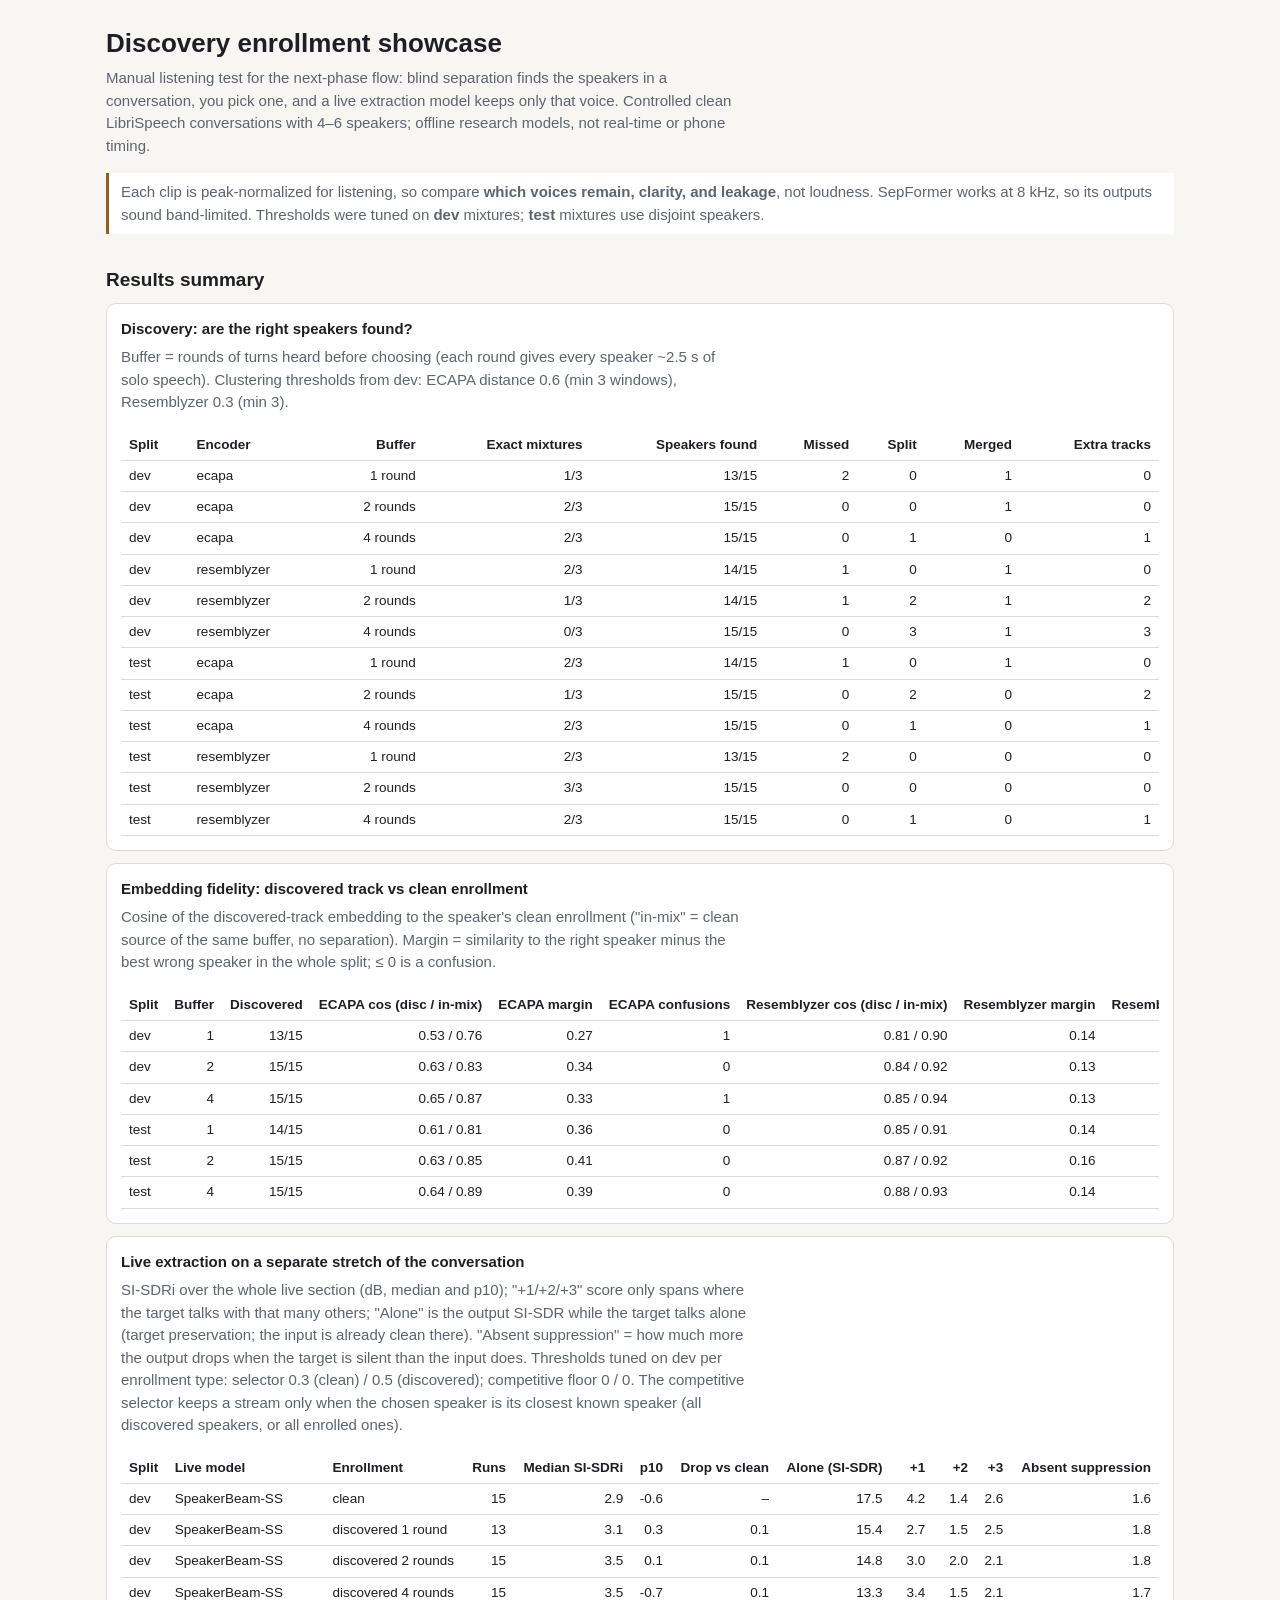
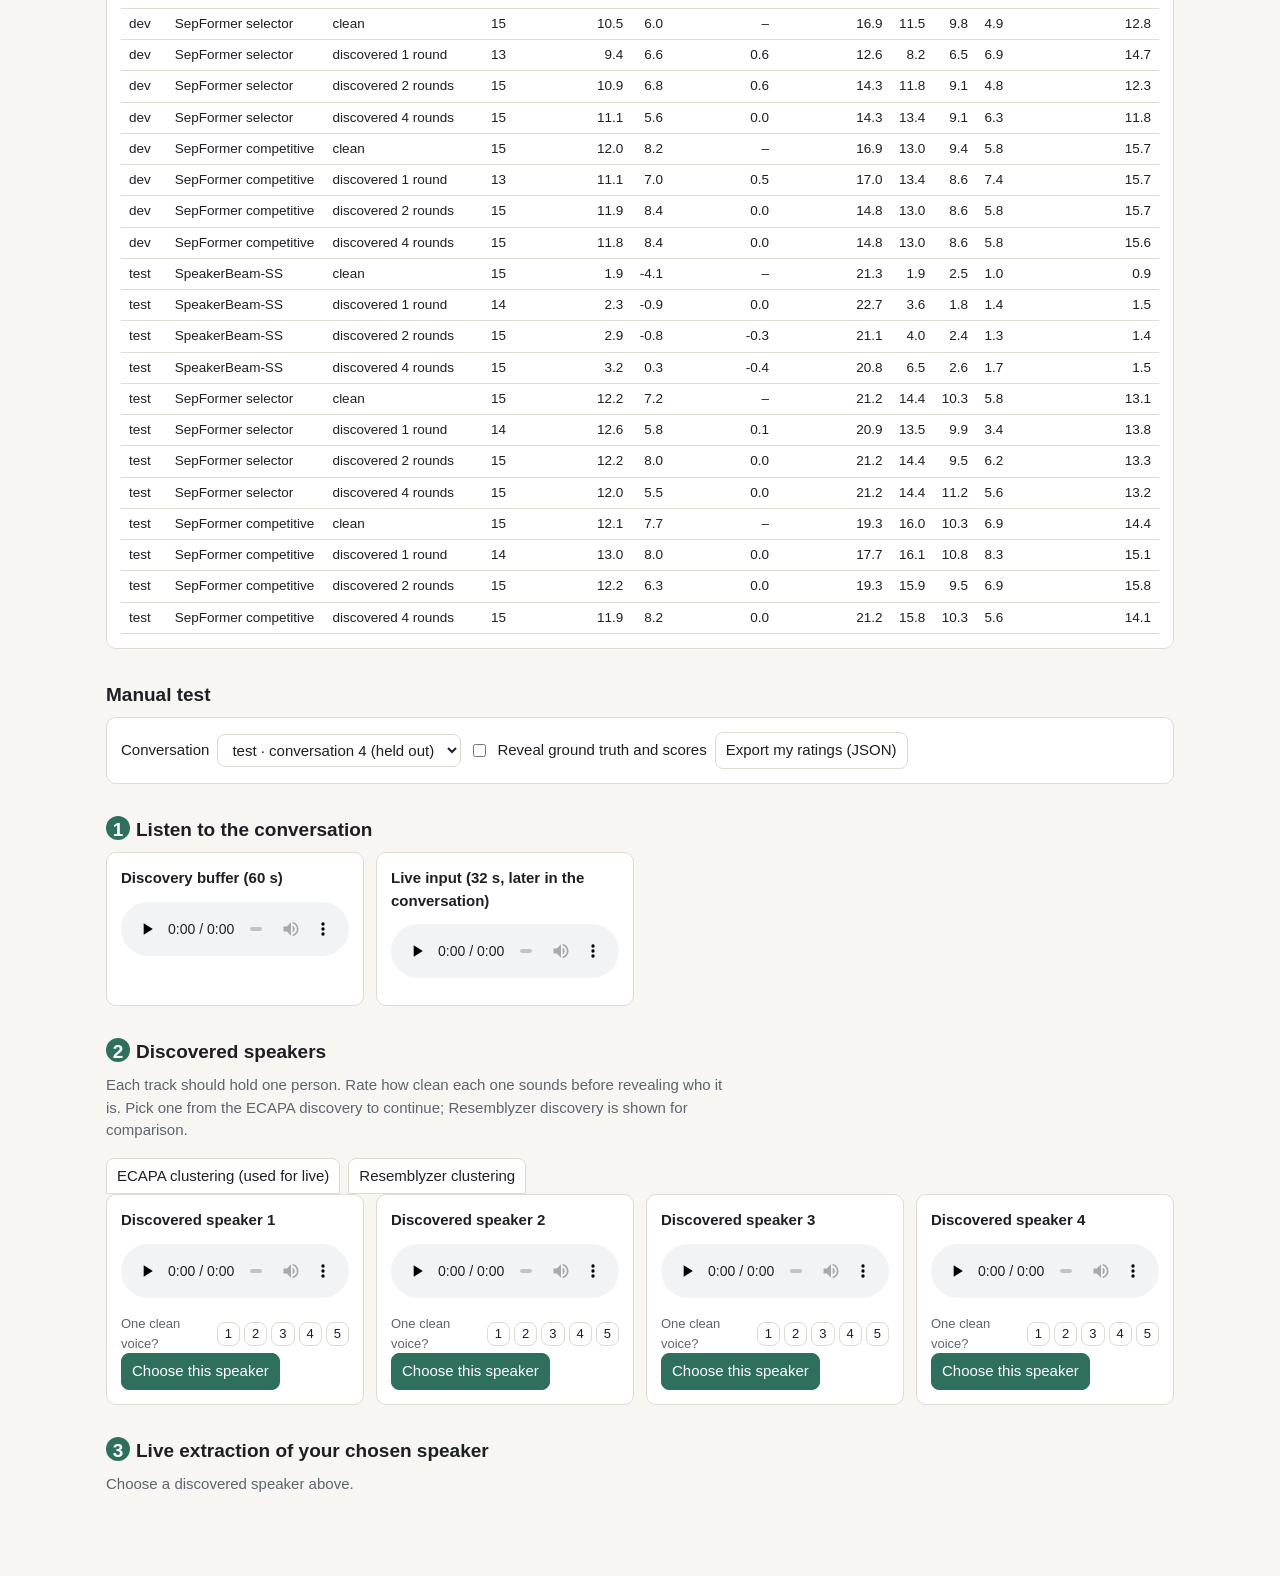
<file: evaluation/data/discovery/showcase/index.html>
<!doctype html>
<html lang="en">
<head>
<meta charset="utf-8">
<meta name="viewport" content="width=device-width, initial-scale=1">
<title>Discovery Enrollment Showcase</title>
<style>
:root {
  --bg: #f7f6f2; --panel: #ffffff; --ink: #1d1f24; --muted: #5d6470; --line: #dedbd2;
  --accent: #2f6f5e; --accent-ink: #ffffff; --warn: #9a5b12; --bad: #a33a2b; --good: #2f6f3e;
  --chip: #eceae3;
}
@media (prefers-color-scheme: dark) {
  :root:not([data-theme="light"]) {
    --bg: #15171b; --panel: #1e2126; --ink: #e8e6e1; --muted: #a2a8b3; --line: #34383f;
    --accent: #6cbfa6; --accent-ink: #0f1513; --warn: #e2a85a; --bad: #ef8a7a; --good: #8fd19e;
    --chip: #2a2e35;
  }
}
* { box-sizing: border-box; }
body { margin: 0; background: var(--bg); color: var(--ink);
  font: 15px/1.5 -apple-system, BlinkMacSystemFont, "Segoe UI", sans-serif; }
main { max-width: 1100px; margin: 0 auto; padding: 24px 16px 64px; }
h1 { font-size: 26px; margin: 0 0 4px; }
h2 { font-size: 19px; margin: 32px 0 8px; }
h3 { font-size: 15px; margin: 0 0 6px; }
p.lead { color: var(--muted); margin: 0 0 16px; max-width: 75ch; }
.note { border-left: 3px solid var(--warn); padding: 8px 12px; background: var(--panel); color: var(--muted); }
.panel { background: var(--panel); border: 1px solid var(--line); border-radius: 10px; padding: 14px; }
.grid { display: grid; gap: 12px; grid-template-columns: repeat(auto-fill, minmax(250px, 1fr)); }
.row { display: flex; flex-wrap: wrap; gap: 8px; align-items: center; }
.step { display: inline-block; background: var(--accent); color: var(--accent-ink); border-radius: 999px;
  width: 24px; height: 24px; text-align: center; font-weight: 700; margin-right: 6px; }
audio { width: 100%; margin: 6px 0; }
button, select { font: inherit; border-radius: 8px; border: 1px solid var(--line); background: var(--panel);
  color: var(--ink); padding: 6px 10px; cursor: pointer; }
button.primary { background: var(--accent); color: var(--accent-ink); border-color: var(--accent); }
button.chosen { outline: 2px solid var(--accent); }
.chip { display: inline-block; background: var(--chip); border-radius: 6px; padding: 1px 7px; font-size: 13px; }
.truth { display: none; font-size: 13px; color: var(--muted); }
body.reveal .truth { display: block; }
.good { color: var(--good); } .bad { color: var(--bad); }
.table-wrap { overflow-x: auto; }
table { border-collapse: collapse; width: 100%; font-size: 13.5px; font-variant-numeric: tabular-nums; }
th, td { text-align: right; padding: 5px 8px; border-bottom: 1px solid var(--line); white-space: nowrap; }
th:first-child, td:first-child, th.l, td.l { text-align: left; }
.rating { display: flex; gap: 4px; align-items: center; font-size: 13px; color: var(--muted); margin-top: 4px; }
.rating button { padding: 1px 7px; font-size: 13px; }
.rating button.on { background: var(--accent); color: var(--accent-ink); }
.timeline { display: grid; gap: 2px; font-size: 11px; }
.timeline .cell { height: 14px; border-radius: 2px; background: var(--chip); }
.timeline .on { background: var(--muted); }
.timeline .target { background: var(--accent); }
.tabs button { border-radius: 8px 8px 0 0; }
</style>
</head>
<body>
<main>
  <h1>Discovery enrollment showcase</h1>
  <p class="lead">Manual listening test for the next-phase flow: blind separation finds the speakers in a conversation, you pick one, and a live extraction model keeps only that voice. Controlled clean LibriSpeech conversations with 4–6 speakers; offline research models, not real-time or phone timing.</p>
  <div class="note">Each clip is peak-normalized for listening, so compare <b>which voices remain, clarity, and leakage</b>, not loudness. SepFormer works at 8 kHz, so its outputs sound band-limited. Thresholds were tuned on <b>dev</b> mixtures; <b>test</b> mixtures use disjoint speakers.</div>

  <h2>Results summary</h2>
  <div id="summary"></div>

  <h2>Manual test</h2>
  <div class="panel">
    <div class="row">
      <label for="mixture">Conversation</label>
      <select id="mixture"></select>
      <label class="row"><input type="checkbox" id="reveal"> Reveal ground truth and scores</label>
      <button id="export">Export my ratings (JSON)</button>
    </div>
  </div>
  <div id="test"></div>
</main>
<script>
const DATA = {"config": {"models": {"separator": "SpeechBrain SepFormer Libri3Mix rev 1f2d824e2333aec9e60d0030fb144885c1afc426 (8 kHz, 3 streams)", "ecapa": "SpeechBrain ECAPA-TDNN VoxCeleb rev 0f99f2d0ebe89ac095bcc5903c4dd8f72b367286", "resemblyzer": "Resemblyzer VoiceEncoder 0.1.4", "speakerbeam_ss": "OpenSpeakerBeam-SS independent checkpoint sha256 41c250587af2e947dc3e265cd6e7aa7de230048d408e93c53d8348d63cf75896", "sepformer_selector": "windowed SepFormer; keep streams whose ECAPA cosine to the target is above a threshold", "sepformer_competitive": "windowed SepFormer; keep streams whose closest known speaker (all discovered, or all enrolled) is the target"}, "window_seconds": 4.0, "hop_seconds": 2.0, "discovery_tuning": {"ecapa": {"chosen": {"distance_threshold": 0.6, "min_windows": 3, "dev_errors": 1}}, "resemblyzer": {"chosen": {"distance_threshold": 0.3, "min_windows": 3, "dev_errors": 4}}}, "live_tuning": {"sepformer_selector": {"clean": {"chosen": {"threshold": 0.3, "dev_median_si_sdri_db": 10.548016252289528}}, "discovered": {"chosen": {"threshold": 0.5, "dev_median_si_sdri_db": 11.13932010921955}}}, "sepformer_competitive": {"clean": {"chosen": {"threshold": 0.0, "dev_median_si_sdri_db": 11.99245305029183}}, "discovered": {"chosen": {"threshold": 0.0, "dev_median_si_sdri_db": 11.80632353883908}}}}}, "summary": {"discovery": [{"split": "dev", "encoder": "ecapa", "buffer_rounds": 1, "mixtures": 3, "exact": 1, "speakers": 15, "found": 13, "missed": 2, "splits": 0, "merged": 1, "extra": 0}, {"split": "dev", "encoder": "ecapa", "buffer_rounds": 2, "mixtures": 3, "exact": 2, "speakers": 15, "found": 15, "missed": 0, "splits": 0, "merged": 1, "extra": 0}, {"split": "dev", "encoder": "ecapa", "buffer_rounds": 4, "mixtures": 3, "exact": 2, "speakers": 15, "found": 15, "missed": 0, "splits": 1, "merged": 0, "extra": 1}, {"split": "dev", "encoder": "resemblyzer", "buffer_rounds": 1, "mixtures": 3, "exact": 2, "speakers": 15, "found": 14, "missed": 1, "splits": 0, "merged": 1, "extra": 0}, {"split": "dev", "encoder": "resemblyzer", "buffer_rounds": 2, "mixtures": 3, "exact": 1, "speakers": 15, "found": 14, "missed": 1, "splits": 2, "merged": 1, "extra": 2}, {"split": "dev", "encoder": "resemblyzer", "buffer_rounds": 4, "mixtures": 3, "exact": 0, "speakers": 15, "found": 15, "missed": 0, "splits": 3, "merged": 1, "extra": 3}, {"split": "test", "encoder": "ecapa", "buffer_rounds": 1, "mixtures": 3, "exact": 2, "speakers": 15, "found": 14, "missed": 1, "splits": 0, "merged": 1, "extra": 0}, {"split": "test", "encoder": "ecapa", "buffer_rounds": 2, "mixtures": 3, "exact": 1, "speakers": 15, "found": 15, "missed": 0, "splits": 2, "merged": 0, "extra": 2}, {"split": "test", "encoder": "ecapa", "buffer_rounds": 4, "mixtures": 3, "exact": 2, "speakers": 15, "found": 15, "missed": 0, "splits": 1, "merged": 0, "extra": 1}, {"split": "test", "encoder": "resemblyzer", "buffer_rounds": 1, "mixtures": 3, "exact": 2, "speakers": 15, "found": 13, "missed": 2, "splits": 0, "merged": 0, "extra": 0}, {"split": "test", "encoder": "resemblyzer", "buffer_rounds": 2, "mixtures": 3, "exact": 3, "speakers": 15, "found": 15, "missed": 0, "splits": 0, "merged": 0, "extra": 0}, {"split": "test", "encoder": "resemblyzer", "buffer_rounds": 4, "mixtures": 3, "exact": 2, "speakers": 15, "found": 15, "missed": 0, "splits": 1, "merged": 0, "extra": 1}], "fidelity": [{"split": "dev", "buffer_rounds": 1, "speakers": 15, "discovered": 13, "ecapa_cos_disc": 0.5280689311234745, "ecapa_cos_inmix": 0.7634865038683137, "ecapa_margin_split": 0.2749496605823759, "ecapa_confusions": 1, "resemblyzer_cos_disc": 0.8131625235398919, "resemblyzer_cos_inmix": 0.9000581779522286, "resemblyzer_margin_split": 0.14018789608987703, "resemblyzer_confusions": 1}, {"split": "dev", "buffer_rounds": 2, "speakers": 15, "discovered": 15, "ecapa_cos_disc": 0.6297141315594461, "ecapa_cos_inmix": 0.8280816251609188, "ecapa_margin_split": 0.34087828967141676, "ecapa_confusions": 0, "resemblyzer_cos_disc": 0.8360960117118668, "resemblyzer_cos_inmix": 0.9228532951074742, "resemblyzer_margin_split": 0.12987532598441842, "resemblyzer_confusions": 0}, {"split": "dev", "buffer_rounds": 4, "speakers": 15, "discovered": 15, "ecapa_cos_disc": 0.6467427042676542, "ecapa_cos_inmix": 0.8719765665009614, "ecapa_margin_split": 0.32984006863134613, "ecapa_confusions": 1, "resemblyzer_cos_disc": 0.8471343798556479, "resemblyzer_cos_inmix": 0.9411991788256636, "resemblyzer_margin_split": 0.12556502251062907, "resemblyzer_confusions": 0}, {"split": "test", "buffer_rounds": 1, "speakers": 15, "discovered": 14, "ecapa_cos_disc": 0.6059712033514769, "ecapa_cos_inmix": 0.806329092610145, "ecapa_margin_split": 0.35981600586248663, "ecapa_confusions": 0, "resemblyzer_cos_disc": 0.8535218888046904, "resemblyzer_cos_inmix": 0.9060316475590707, "resemblyzer_margin_split": 0.14259485443257408, "resemblyzer_confusions": 1}, {"split": "test", "buffer_rounds": 2, "speakers": 15, "discovered": 15, "ecapa_cos_disc": 0.6349340849071832, "ecapa_cos_inmix": 0.8525328777044128, "ecapa_margin_split": 0.40995913981759674, "ecapa_confusions": 0, "resemblyzer_cos_disc": 0.8724820709706094, "resemblyzer_cos_inmix": 0.9196408822613465, "resemblyzer_margin_split": 0.1600276694721493, "resemblyzer_confusions": 0}, {"split": "test", "buffer_rounds": 4, "speakers": 15, "discovered": 15, "ecapa_cos_disc": 0.637386183256185, "ecapa_cos_inmix": 0.8929042065431755, "ecapa_margin_split": 0.3858141415550888, "ecapa_confusions": 0, "resemblyzer_cos_disc": 0.8756254735721086, "resemblyzer_cos_inmix": 0.9310260730629245, "resemblyzer_margin_split": 0.14098429601847617, "resemblyzer_confusions": 0}], "live": [{"split": "dev", "model": "speakerbeam_ss", "enrollment": "clean", "runs": 15, "median_si_sdri": 2.9380051915763907, "p10_si_sdri": -0.5698939896418604, "median_drop_vs_clean": null, "median_absent_suppression": 1.5854679786909873, "median_alone_si_sdr": 17.515189047328363, "by_overlap": {"target_plus_1": 4.177295658112104, "target_plus_2": 1.3877065316466684, "target_plus_3": 2.6268726658178303}}, {"split": "dev", "model": "speakerbeam_ss", "enrollment": "discovered 1 round", "runs": 13, "median_si_sdri": 3.1300179101192835, "p10_si_sdri": 0.30207113290876664, "median_drop_vs_clean": 0.057554943275798465, "median_absent_suppression": 1.7900899604830904, "median_alone_si_sdr": 15.431734639018424, "by_overlap": {"target_plus_1": 2.7401457046544238, "target_plus_2": 1.4853811135611226, "target_plus_3": 2.484796206623092}}, {"split": "dev", "model": "speakerbeam_ss", "enrollment": "discovered 2 rounds", "runs": 15, "median_si_sdri": 3.4917042242310212, "p10_si_sdri": 0.10332798660910125, "median_drop_vs_clean": 0.08503649595523743, "median_absent_suppression": 1.8477963482186848, "median_alone_si_sdr": 14.797742945114631, "by_overlap": {"target_plus_1": 2.978720348588134, "target_plus_2": 1.9883328525766975, "target_plus_3": 2.100744254913286}}, {"split": "dev", "model": "speakerbeam_ss", "enrollment": "discovered 4 rounds", "runs": 15, "median_si_sdri": 3.4740335093105283, "p10_si_sdri": -0.743875279726046, "median_drop_vs_clean": 0.08168654360178973, "median_absent_suppression": 1.7421656244460841, "median_alone_si_sdr": 13.263655045048544, "by_overlap": {"target_plus_1": 3.351554429148593, "target_plus_2": 1.5004580178254747, "target_plus_3": 2.105605038739572}}, {"split": "dev", "model": "sepformer_selector", "enrollment": "clean", "runs": 15, "median_si_sdri": 10.548016252289528, "p10_si_sdri": 6.0082269829378046, "median_drop_vs_clean": null, "median_absent_suppression": 12.8427451102026, "median_alone_si_sdr": 16.879341822546067, "by_overlap": {"target_plus_1": 11.50225273227541, "target_plus_2": 9.786437199193454, "target_plus_3": 4.906427392650549}}, {"split": "dev", "model": "sepformer_selector", "enrollment": "discovered 1 round", "runs": 13, "median_si_sdri": 9.36883279699978, "p10_si_sdri": 6.560113469457093, "median_drop_vs_clean": 0.6089480656874766, "median_absent_suppression": 14.734903273568992, "median_alone_si_sdr": 12.594233712282481, "by_overlap": {"target_plus_1": 8.192057552709567, "target_plus_2": 6.513378926571287, "target_plus_3": 6.907694951862389}}, {"split": "dev", "model": "sepformer_selector", "enrollment": "discovered 2 rounds", "runs": 15, "median_si_sdri": 10.882328315322443, "p10_si_sdri": 6.810854948034603, "median_drop_vs_clean": 0.6476604066352003, "median_absent_suppression": 12.314973660915477, "median_alone_si_sdr": 14.31797812041612, "by_overlap": {"target_plus_1": 11.780782659906695, "target_plus_2": 9.099752966442525, "target_plus_3": 4.77114753329644}}, {"split": "dev", "model": "sepformer_selector", "enrollment": "discovered 4 rounds", "runs": 15, "median_si_sdri": 11.13932010921955, "p10_si_sdri": 5.5564630686173855, "median_drop_vs_clean": 0.0, "median_absent_suppression": 11.801125313303046, "median_alone_si_sdr": 14.31797812041612, "by_overlap": {"target_plus_1": 13.420862940312244, "target_plus_2": 9.099752966442525, "target_plus_3": 6.288307545338968}}, {"split": "dev", "model": "sepformer_competitive", "enrollment": "clean", "runs": 15, "median_si_sdri": 11.99245305029183, "p10_si_sdri": 8.231515864378322, "median_drop_vs_clean": null, "median_absent_suppression": 15.725650581487002, "median_alone_si_sdr": 16.879341822546067, "by_overlap": {"target_plus_1": 12.978111796862219, "target_plus_2": 9.422198397020901, "target_plus_3": 5.836034034013263}}, {"split": "dev", "model": "sepformer_competitive", "enrollment": "discovered 1 round", "runs": 13, "median_si_sdri": 11.071703930318876, "p10_si_sdri": 6.973015741672615, "median_drop_vs_clean": 0.5172196348667182, "median_absent_suppression": 15.725650581487002, "median_alone_si_sdr": 17.00511779218685, "by_overlap": {"target_plus_1": 13.420862940312244, "target_plus_2": 8.57177394565634, "target_plus_3": 7.353194046055792}}, {"split": "dev", "model": "sepformer_competitive", "enrollment": "discovered 2 rounds", "runs": 15, "median_si_sdri": 11.921645203506378, "p10_si_sdri": 8.44981650001432, "median_drop_vs_clean": 0.0, "median_absent_suppression": 15.725650581487002, "median_alone_si_sdr": 14.799675752234666, "by_overlap": {"target_plus_1": 12.978111796862219, "target_plus_2": 8.577779509512865, "target_plus_3": 5.836034034013263}}, {"split": "dev", "model": "sepformer_competitive", "enrollment": "discovered 4 rounds", "runs": 15, "median_si_sdri": 11.80632353883908, "p10_si_sdri": 8.449686985661016, "median_drop_vs_clean": 0.0, "median_absent_suppression": 15.642879305670487, "median_alone_si_sdr": 14.799675752234666, "by_overlap": {"target_plus_1": 12.978111796862219, "target_plus_2": 8.577779509512865, "target_plus_3": 5.836034034013263}}, {"split": "test", "model": "speakerbeam_ss", "enrollment": "clean", "runs": 15, "median_si_sdri": 1.9335934295289574, "p10_si_sdri": -4.131375524096979, "median_drop_vs_clean": null, "median_absent_suppression": 0.8535823258657924, "median_alone_si_sdr": 21.275499072882198, "by_overlap": {"target_plus_1": 1.9031453558811462, "target_plus_2": 2.470197866357889, "target_plus_3": 1.011525187500744}}, {"split": "test", "model": "speakerbeam_ss", "enrollment": "discovered 1 round", "runs": 14, "median_si_sdri": 2.277343289372544, "p10_si_sdri": -0.8659742328514245, "median_drop_vs_clean": 0.024238112490965413, "median_absent_suppression": 1.5003640919300416, "median_alone_si_sdr": 22.710625128083617, "by_overlap": {"target_plus_1": 3.6280421944554733, "target_plus_2": 1.7578762143424977, "target_plus_3": 1.4110176091606041}}, {"split": "test", "model": "speakerbeam_ss", "enrollment": "discovered 2 rounds", "runs": 15, "median_si_sdri": 2.8683190320597416, "p10_si_sdri": -0.7552701412163211, "median_drop_vs_clean": -0.25195060013728665, "median_absent_suppression": 1.433060349040666, "median_alone_si_sdr": 21.11447704542382, "by_overlap": {"target_plus_1": 4.002892649124419, "target_plus_2": 2.368758560990953, "target_plus_3": 1.3294233982661103}}, {"split": "test", "model": "speakerbeam_ss", "enrollment": "discovered 4 rounds", "runs": 15, "median_si_sdri": 3.1527475362877073, "p10_si_sdri": 0.32004167191362964, "median_drop_vs_clean": -0.4005809130733087, "median_absent_suppression": 1.4973541427087032, "median_alone_si_sdr": 20.837176258275626, "by_overlap": {"target_plus_1": 6.4926219317311675, "target_plus_2": 2.5534153619688706, "target_plus_3": 1.7264773423128281}}, {"split": "test", "model": "sepformer_selector", "enrollment": "clean", "runs": 15, "median_si_sdri": 12.213209864092684, "p10_si_sdri": 7.162253451385857, "median_drop_vs_clean": null, "median_absent_suppression": 13.134301132455356, "median_alone_si_sdr": 21.244264096068207, "by_overlap": {"target_plus_1": 14.429412516506263, "target_plus_2": 10.263124446339086, "target_plus_3": 5.848304801618127}}, {"split": "test", "model": "sepformer_selector", "enrollment": "discovered 1 round", "runs": 14, "median_si_sdri": 12.583542290225783, "p10_si_sdri": 5.830102991741946, "median_drop_vs_clean": 0.14240045232064658, "median_absent_suppression": 13.849384724804136, "median_alone_si_sdr": 20.866520073781928, "by_overlap": {"target_plus_1": 13.469425509411131, "target_plus_2": 9.892533594995687, "target_plus_3": 3.3734519898644333}}, {"split": "test", "model": "sepformer_selector", "enrollment": "discovered 2 rounds", "runs": 15, "median_si_sdri": 12.213209864092684, "p10_si_sdri": 7.954184977426777, "median_drop_vs_clean": 0.0, "median_absent_suppression": 13.289171085893578, "median_alone_si_sdr": 21.244264096068207, "by_overlap": {"target_plus_1": 14.429412516506263, "target_plus_2": 9.52194274365229, "target_plus_3": 6.161700400628798}}, {"split": "test", "model": "sepformer_selector", "enrollment": "discovered 4 rounds", "runs": 15, "median_si_sdri": 11.998631120907076, "p10_si_sdri": 5.474779427952495, "median_drop_vs_clean": 0.0, "median_absent_suppression": 13.176388242720083, "median_alone_si_sdr": 21.244264096068207, "by_overlap": {"target_plus_1": 14.429412516506263, "target_plus_2": 11.246537365055383, "target_plus_3": 5.640161627811079}}, {"split": "test", "model": "sepformer_competitive", "enrollment": "clean", "runs": 15, "median_si_sdri": 12.10147608878179, "p10_si_sdri": 7.732503922955573, "median_drop_vs_clean": null, "median_absent_suppression": 14.409598363714693, "median_alone_si_sdr": 19.27044245363721, "by_overlap": {"target_plus_1": 15.965988387403762, "target_plus_2": 10.263124446339086, "target_plus_3": 6.866272088374391}}, {"split": "test", "model": "sepformer_competitive", "enrollment": "discovered 1 round", "runs": 14, "median_si_sdri": 13.02607841806442, "p10_si_sdri": 8.010632170584428, "median_drop_vs_clean": 0.0, "median_absent_suppression": 15.106012011791593, "median_alone_si_sdr": 17.674364833492486, "by_overlap": {"target_plus_1": 16.131374732485178, "target_plus_2": 10.754830905697235, "target_plus_3": 8.323157613371821}}, {"split": "test", "model": "sepformer_competitive", "enrollment": "discovered 2 rounds", "runs": 15, "median_si_sdri": 12.213209864092684, "p10_si_sdri": 6.289019229236468, "median_drop_vs_clean": 0.0, "median_absent_suppression": 15.802425659868494, "median_alone_si_sdr": 19.27044245363721, "by_overlap": {"target_plus_1": 15.913443738878057, "target_plus_2": 9.52194274365229, "target_plus_3": 6.866272088374391}}, {"split": "test", "model": "sepformer_competitive", "enrollment": "discovered 4 rounds", "runs": 15, "median_si_sdri": 11.939302677746344, "p10_si_sdri": 8.216303491797301, "median_drop_vs_clean": 0.0, "median_absent_suppression": 14.120942846838265, "median_alone_si_sdr": 21.244264096068207, "by_overlap": {"target_plus_1": 15.847948462243155, "target_plus_2": 10.263124446339086, "target_plus_3": 5.640161627811079}}]}, "mixtures": [{"split": "dev", "id": "dev_n4_5683-2300-4992-8555", "speakers": ["5683", "2300", "4992", "8555"], "discovery_mix": "audio/dev/dev_n4_5683-2300-4992-8555/discovery_mix.wav", "live_mix": "audio/dev/dev_n4_5683-2300-4992-8555/live_mix.wav", "live_segments": [{"label": "live_1_active", "active_speaker_ids": ["8555"], "start_frame": 0, "end_frame": 32000}, {"label": "live_2_active", "active_speaker_ids": ["2300", "4992"], "start_frame": 32000, "end_frame": 64000}, {"label": "live_1_active", "active_speaker_ids": ["5683"], "start_frame": 64000, "end_frame": 96000}, {"label": "live_3_active", "active_speaker_ids": ["2300", "4992", "8555"], "start_frame": 96000, "end_frame": 128000}, {"label": "live_2_active", "active_speaker_ids": ["5683", "4992"], "start_frame": 128000, "end_frame": 160000}, {"label": "live_1_active", "active_speaker_ids": ["5683"], "start_frame": 160000, "end_frame": 192000}, {"label": "live_3_active", "active_speaker_ids": ["2300", "4992", "8555"], "start_frame": 192000, "end_frame": 224000}, {"label": "live_1_active", "active_speaker_ids": ["8555"], "start_frame": 224000, "end_frame": 256000}, {"label": "live_2_active", "active_speaker_ids": ["5683", "2300"], "start_frame": 256000, "end_frame": 288000}, {"label": "live_4_active", "active_speaker_ids": ["5683", "2300", "4992", "8555"], "start_frame": 288000, "end_frame": 320000}, {"label": "live_1_active", "active_speaker_ids": ["5683"], "start_frame": 320000, "end_frame": 352000}, {"label": "live_2_active", "active_speaker_ids": ["2300", "8555"], "start_frame": 352000, "end_frame": 384000}, {"label": "live_3_active", "active_speaker_ids": ["5683", "2300", "4992"], "start_frame": 384000, "end_frame": 416000}, {"label": "live_1_active", "active_speaker_ids": ["8555"], "start_frame": 416000, "end_frame": 448000}, {"label": "live_2_active", "active_speaker_ids": ["2300", "4992"], "start_frame": 448000, "end_frame": 480000}, {"label": "live_1_active", "active_speaker_ids": ["5683"], "start_frame": 480000, "end_frame": 512000}], "discovery_seconds": 60.0, "live_seconds": 32.0, "references": {"5683": "audio/dev/dev_n4_5683-2300-4992-8555/reference_5683.wav", "2300": "audio/dev/dev_n4_5683-2300-4992-8555/reference_2300.wav", "4992": "audio/dev/dev_n4_5683-2300-4992-8555/reference_4992.wav", "8555": "audio/dev/dev_n4_5683-2300-4992-8555/reference_8555.wav"}, "enrollments": {"5683": "audio/dev/dev_n4_5683-2300-4992-8555/enrollment_5683.wav", "2300": "audio/dev/dev_n4_5683-2300-4992-8555/enrollment_2300.wav", "4992": "audio/dev/dev_n4_5683-2300-4992-8555/enrollment_4992.wav", "8555": "audio/dev/dev_n4_5683-2300-4992-8555/enrollment_8555.wav"}, "discovery": {"ecapa": [{"cluster": 0, "dominant_speaker": "2300", "purity": 0.9769984615397772, "share_by_speaker": {"5683": 0.022890423970132412, "2300": 0.9769984615397772, "4992": 7.196638043096747e-05, "8555": 3.914810965938912e-05}, "windows": 21, "audio": "audio/dev/dev_n4_5683-2300-4992-8555/discovery_ecapa_speaker_1.wav"}, {"cluster": 1, "dominant_speaker": "5683", "purity": 0.9963686006715516, "share_by_speaker": {"5683": 0.9963686006715516, "2300": 4.2823305720613315e-05, "4992": 7.854460080156213e-05, "8555": 0.0035100314219261917}, "windows": 10, "audio": "audio/dev/dev_n4_5683-2300-4992-8555/discovery_ecapa_speaker_2.wav"}, {"cluster": 2, "dominant_speaker": "4992", "purity": 0.9989853287363536, "share_by_speaker": {"5683": 0.0008212250160211039, "2300": 2.9759283434300587e-05, "4992": 0.9989853287363536, "8555": 0.00016368696419103026}, "windows": 20, "audio": "audio/dev/dev_n4_5683-2300-4992-8555/discovery_ecapa_speaker_3.wav"}, {"cluster": 3, "dominant_speaker": "8555", "purity": 0.9929706854044068, "share_by_speaker": {"5683": 0.006972958221793837, "2300": 5.4462963002205585e-06, "4992": 5.0910077499025974e-05, "8555": 0.9929706854044068}, "windows": 15, "audio": "audio/dev/dev_n4_5683-2300-4992-8555/discovery_ecapa_speaker_4.wav"}], "resemblyzer": [{"cluster": 0, "dominant_speaker": "5683", "purity": 0.9983791963171565, "share_by_speaker": {"5683": 0.9983791963171565, "2300": 2.3368565663059437e-05, "4992": 2.9020163102537024e-05, "8555": 0.0015684149540779488}, "windows": 11, "audio": "audio/dev/dev_n4_5683-2300-4992-8555/discovery_resemblyzer_speaker_1.wav"}, {"cluster": 1, "dominant_speaker": "2300", "purity": 0.9770634295161278, "share_by_speaker": {"5683": 0.022844423934365574, "2300": 0.9770634295161278, "4992": 6.91183945611506e-05, "8555": 2.3028154945332725e-05}, "windows": 20, "audio": "audio/dev/dev_n4_5683-2300-4992-8555/discovery_resemblyzer_speaker_2.wav"}, {"cluster": 2, "dominant_speaker": "4992", "purity": 0.998688801833928, "share_by_speaker": {"5683": 0.0011174063199380678, "2300": 3.0144130798635874e-05, "4992": 0.998688801833928, "8555": 0.00016364771533511433}, "windows": 21, "audio": "audio/dev/dev_n4_5683-2300-4992-8555/discovery_resemblyzer_speaker_3.wav"}, {"cluster": 3, "dominant_speaker": "5683", "purity": 0.9999033698295708, "share_by_speaker": {"5683": 0.9999033698295708, "2300": 6.440585282473063e-05, "4992": 5.935763667242956e-07, "8555": 3.163074123762757e-05}, "windows": 5, "audio": "audio/dev/dev_n4_5683-2300-4992-8555/discovery_resemblyzer_speaker_4.wav"}, {"cluster": 4, "dominant_speaker": "8555", "purity": 0.9930584713500445, "share_by_speaker": {"5683": 0.006885869373983686, "2300": 5.227843792146018e-06, "4992": 5.0431432179530104e-05, "8555": 0.9930584713500445}, "windows": 15, "audio": "audio/dev/dev_n4_5683-2300-4992-8555/discovery_resemblyzer_speaker_5.wav"}]}, "live": {"clean:5683": {"speakerbeam_ss": {"audio": "audio/dev/dev_n4_5683-2300-4992-8555/speakerbeam_ss__clean__5683.wav", "target": "5683", "overall_si_sdri_db": 1.9249587214427621, "absent_suppression_db": 1.532340752184444, "target_alone_si_sdr_db": 19.74223740676271, "si_sdri_by_overlap_db": {"target_plus_1": 0.23314195900374024, "target_plus_2": -0.42979839371834316, "target_plus_3": -1.1240333303455348}}, "sepformer_selector": {"audio": "audio/dev/dev_n4_5683-2300-4992-8555/sepformer_selector__clean__5683.wav", "target": "5683", "overall_si_sdri_db": 6.751840814646232, "absent_suppression_db": 6.168936435614118, "target_alone_si_sdr_db": 16.04172252854976, "si_sdri_by_overlap_db": {"target_plus_1": 8.648732996643634, "target_plus_2": 9.786437199193454, "target_plus_3": 1.5671200872103723}}, "sepformer_competitive": {"audio": "audio/dev/dev_n4_5683-2300-4992-8555/sepformer_competitive__clean__5683.wav", "target": "5683", "overall_si_sdri_db": 7.280977356376155, "absent_suppression_db": 10.63857063092087, "target_alone_si_sdr_db": 16.04172252854976, "si_sdri_by_overlap_db": {"target_plus_1": 4.2306461345257595, "target_plus_2": 5.643898045274797, "target_plus_3": 1.5671200872103723}}}, "clean:2300": {"speakerbeam_ss": {"audio": "audio/dev/dev_n4_5683-2300-4992-8555/speakerbeam_ss__clean__2300.wav", "target": "2300", "overall_si_sdri_db": 6.038509188888543, "absent_suppression_db": 6.007519418820616, "target_alone_si_sdr_db": null, "si_sdri_by_overlap_db": {"target_plus_1": 3.920082534858904, "target_plus_2": 4.404700640723644, "target_plus_3": 8.795390300917584}}, "sepformer_selector": {"audio": "audio/dev/dev_n4_5683-2300-4992-8555/sepformer_selector__clean__2300.wav", "target": "2300", "overall_si_sdri_db": 18.45913455892389, "absent_suppression_db": 15.956852645348569, "target_alone_si_sdr_db": null, "si_sdri_by_overlap_db": {"target_plus_1": 18.166731389516432, "target_plus_2": 17.045992234167105, "target_plus_3": 17.95711035378806}}, "sepformer_competitive": {"audio": "audio/dev/dev_n4_5683-2300-4992-8555/sepformer_competitive__clean__2300.wav", "target": "2300", "overall_si_sdri_db": 18.45913455892389, "absent_suppression_db": 15.956852645348569, "target_alone_si_sdr_db": null, "si_sdri_by_overlap_db": {"target_plus_1": 18.166731389516432, "target_plus_2": 17.045992234167105, "target_plus_3": 17.95711035378806}}}, "clean:4992": {"speakerbeam_ss": {"audio": "audio/dev/dev_n4_5683-2300-4992-8555/speakerbeam_ss__clean__4992.wav", "target": "4992", "overall_si_sdri_db": 3.429691492938285, "absent_suppression_db": 2.7897963183271717, "target_alone_si_sdr_db": null, "si_sdri_by_overlap_db": {"target_plus_1": 1.859895995586701, "target_plus_2": 3.3066759085710364, "target_plus_3": 1.5185110539385835}}, "sepformer_selector": {"audio": "audio/dev/dev_n4_5683-2300-4992-8555/sepformer_selector__clean__4992.wav", "target": "4992", "overall_si_sdri_db": 19.146525416562014, "absent_suppression_db": 38.507521256389154, "target_alone_si_sdr_db": null, "si_sdri_by_overlap_db": {"target_plus_1": 17.63234021468312, "target_plus_2": 17.315510115184512, "target_plus_3": 12.387848351414632}}, "sepformer_competitive": {"audio": "audio/dev/dev_n4_5683-2300-4992-8555/sepformer_competitive__clean__4992.wav", "target": "4992", "overall_si_sdri_db": 19.146525416562014, "absent_suppression_db": 38.507521256389154, "target_alone_si_sdr_db": null, "si_sdri_by_overlap_db": {"target_plus_1": 17.63234021468312, "target_plus_2": 17.315510115184512, "target_plus_3": 12.387848351414632}}}, "clean:8555": {"speakerbeam_ss": {"audio": "audio/dev/dev_n4_5683-2300-4992-8555/speakerbeam_ss__clean__8555.wav", "target": "8555", "overall_si_sdri_db": -1.1134396956959014, "absent_suppression_db": -1.3878558087079362, "target_alone_si_sdr_db": 1.0823241602362388, "si_sdri_by_overlap_db": {"target_plus_1": 11.989016438552948, "target_plus_2": -2.3073054593453124, "target_plus_3": 3.909935251706103}}, "sepformer_selector": {"audio": "audio/dev/dev_n4_5683-2300-4992-8555/sepformer_selector__clean__8555.wav", "target": "8555", "overall_si_sdri_db": 9.343621435294901, "absent_suppression_db": 6.0736516587128015, "target_alone_si_sdr_db": 24.163132988169124, "si_sdri_by_overlap_db": {"target_plus_1": 21.266561084003772, "target_plus_2": 14.221876141405641, "target_plus_3": 1.8094082884354243}}, "sepformer_competitive": {"audio": "audio/dev/dev_n4_5683-2300-4992-8555/sepformer_competitive__clean__8555.wav", "target": "8555", "overall_si_sdri_db": 7.725958059950196, "absent_suppression_db": 7.569341321694964, "target_alone_si_sdr_db": 24.163132988169124, "si_sdri_by_overlap_db": {"target_plus_1": 4.292063134219568, "target_plus_2": 9.483757340341874, "target_plus_3": 3.6960050811911547}}}, "cluster:1": {"speakerbeam_ss": {"audio": "audio/dev/dev_n4_5683-2300-4992-8555/speakerbeam_ss__discovered_cluster1.wav", "target": "2300", "overall_si_sdri_db": 7.394305800318024, "absent_suppression_db": 5.864268399822738, "target_alone_si_sdr_db": null, "si_sdri_by_overlap_db": {"target_plus_1": 5.059792541779084, "target_plus_2": 7.1079368102507186, "target_plus_3": 10.13348031969583}}, "sepformer_selector": {"audio": "audio/dev/dev_n4_5683-2300-4992-8555/sepformer_selector__discovered_cluster1.wav", "target": "2300", "overall_si_sdri_db": 18.45913455892389, "absent_suppression_db": 15.956852645348569, "target_alone_si_sdr_db": null, "si_sdri_by_overlap_db": {"target_plus_1": 18.166731389516432, "target_plus_2": 17.045992234167105, "target_plus_3": 17.95711035378806}}, "sepformer_competitive": {"audio": "audio/dev/dev_n4_5683-2300-4992-8555/sepformer_competitive__discovered_cluster1.wav", "target": "2300", "overall_si_sdri_db": 18.45913455892389, "absent_suppression_db": 15.956852645348569, "target_alone_si_sdr_db": null, "si_sdri_by_overlap_db": {"target_plus_1": 18.166731389516432, "target_plus_2": 17.045992234167105, "target_plus_3": 17.95711035378806}}}, "cluster:2": {"speakerbeam_ss": {"audio": "audio/dev/dev_n4_5683-2300-4992-8555/speakerbeam_ss__discovered_cluster2.wav", "target": "5683", "overall_si_sdri_db": 1.4089067894981713, "absent_suppression_db": 1.598097834850071, "target_alone_si_sdr_db": 18.887940621628715, "si_sdri_by_overlap_db": {"target_plus_1": -3.6890761889260726, "target_plus_2": 0.49274199959087284, "target_plus_3": -1.7874369811449142}}, "sepformer_selector": {"audio": "audio/dev/dev_n4_5683-2300-4992-8555/sepformer_selector__discovered_cluster2.wav", "target": "5683", "overall_si_sdri_db": 6.7420100150318145, "absent_suppression_db": 5.918721628097213, "target_alone_si_sdr_db": 16.04172252854976, "si_sdri_by_overlap_db": {"target_plus_1": 8.648732996643634, "target_plus_2": 13.56966231333065, "target_plus_3": 1.5671200872103723}}, "sepformer_competitive": {"audio": "audio/dev/dev_n4_5683-2300-4992-8555/sepformer_competitive__discovered_cluster2.wav", "target": "5683", "overall_si_sdri_db": 7.108599518505806, "absent_suppression_db": 12.592817661523167, "target_alone_si_sdr_db": 11.65097790823574, "si_sdri_by_overlap_db": {"target_plus_1": 4.2306461345257595, "target_plus_2": 5.643898045274797, "target_plus_3": 1.5671200872103723}}}, "cluster:3": {"speakerbeam_ss": {"audio": "audio/dev/dev_n4_5683-2300-4992-8555/speakerbeam_ss__discovered_cluster3.wav", "target": "4992", "overall_si_sdri_db": 1.8727464693061773, "absent_suppression_db": 1.5776446375632265, "target_alone_si_sdr_db": null, "si_sdri_by_overlap_db": {"target_plus_1": 1.5259804900804417, "target_plus_2": 1.5004580178254747, "target_plus_3": 0.25376363960766657}}, "sepformer_selector": {"audio": "audio/dev/dev_n4_5683-2300-4992-8555/sepformer_selector__discovered_cluster3.wav", "target": "4992", "overall_si_sdri_db": 19.146525416562014, "absent_suppression_db": 38.507521256389154, "target_alone_si_sdr_db": null, "si_sdri_by_overlap_db": {"target_plus_1": 17.63234021468312, "target_plus_2": 17.315510115184512, "target_plus_3": 12.387848351414632}}, "sepformer_competitive": {"audio": "audio/dev/dev_n4_5683-2300-4992-8555/sepformer_competitive__discovered_cluster3.wav", "target": "4992", "overall_si_sdri_db": 19.146525416562014, "absent_suppression_db": 38.507521256389154, "target_alone_si_sdr_db": null, "si_sdri_by_overlap_db": {"target_plus_1": 17.63234021468312, "target_plus_2": 17.315510115184512, "target_plus_3": 12.387848351414632}}}, "cluster:4": {"speakerbeam_ss": {"audio": "audio/dev/dev_n4_5683-2300-4992-8555/speakerbeam_ss__discovered_cluster4.wav", "target": "8555", "overall_si_sdri_db": -2.576797076957889, "absent_suppression_db": -1.8814682544208239, "target_alone_si_sdr_db": -2.324686980115857, "si_sdri_by_overlap_db": {"target_plus_1": 8.667619387302002, "target_plus_2": -2.931739280890631, "target_plus_3": 4.195138448399645}}, "sepformer_selector": {"audio": "audio/dev/dev_n4_5683-2300-4992-8555/sepformer_selector__discovered_cluster4.wav", "target": "8555", "overall_si_sdri_db": 8.623234875267926, "absent_suppression_db": 5.101470291874634, "target_alone_si_sdr_db": 24.163132988169124, "si_sdri_by_overlap_db": {"target_plus_1": 21.266561084003772, "target_plus_2": 14.221876141405641, "target_plus_3": 4.9395097532622}}, "sepformer_competitive": {"audio": "audio/dev/dev_n4_5683-2300-4992-8555/sepformer_competitive__discovered_cluster4.wav", "target": "8555", "overall_si_sdri_db": 8.089576595421352, "absent_suppression_db": 6.7919240664217035, "target_alone_si_sdr_db": 24.163132988169124, "si_sdri_by_overlap_db": {"target_plus_1": 21.266561084003772, "target_plus_2": 9.483757340341874, "target_plus_3": 3.6960050811911547}}}}}, {"split": "dev", "id": "dev_n5_7021-260-2830-5639-1221", "speakers": ["7021", "260", "2830", "5639", "1221"], "discovery_mix": "audio/dev/dev_n5_7021-260-2830-5639-1221/discovery_mix.wav", "live_mix": "audio/dev/dev_n5_7021-260-2830-5639-1221/live_mix.wav", "live_segments": [{"label": "live_1_active", "active_speaker_ids": ["260"], "start_frame": 0, "end_frame": 32000}, {"label": "live_2_active", "active_speaker_ids": ["7021", "1221"], "start_frame": 32000, "end_frame": 64000}, {"label": "live_1_active", "active_speaker_ids": ["5639"], "start_frame": 64000, "end_frame": 96000}, {"label": "live_3_active", "active_speaker_ids": ["7021", "260", "2830"], "start_frame": 96000, "end_frame": 128000}, {"label": "live_2_active", "active_speaker_ids": ["5639", "1221"], "start_frame": 128000, "end_frame": 160000}, {"label": "live_1_active", "active_speaker_ids": ["2830"], "start_frame": 160000, "end_frame": 192000}, {"label": "live_3_active", "active_speaker_ids": ["260", "2830", "1221"], "start_frame": 192000, "end_frame": 224000}, {"label": "live_1_active", "active_speaker_ids": ["5639"], "start_frame": 224000, "end_frame": 256000}, {"label": "live_2_active", "active_speaker_ids": ["7021", "2830"], "start_frame": 256000, "end_frame": 288000}, {"label": "live_4_active", "active_speaker_ids": ["7021", "260", "5639", "1221"], "start_frame": 288000, "end_frame": 320000}, {"label": "live_1_active", "active_speaker_ids": ["5639"], "start_frame": 320000, "end_frame": 352000}, {"label": "live_2_active", "active_speaker_ids": ["7021", "2830"], "start_frame": 352000, "end_frame": 384000}, {"label": "live_3_active", "active_speaker_ids": ["260", "2830", "1221"], "start_frame": 384000, "end_frame": 416000}, {"label": "live_1_active", "active_speaker_ids": ["7021"], "start_frame": 416000, "end_frame": 448000}, {"label": "live_2_active", "active_speaker_ids": ["260", "1221"], "start_frame": 448000, "end_frame": 480000}, {"label": "live_1_active", "active_speaker_ids": ["5639"], "start_frame": 480000, "end_frame": 512000}], "discovery_seconds": 70.0, "live_seconds": 32.0, "references": {"7021": "audio/dev/dev_n5_7021-260-2830-5639-1221/reference_7021.wav", "260": "audio/dev/dev_n5_7021-260-2830-5639-1221/reference_260.wav", "2830": "audio/dev/dev_n5_7021-260-2830-5639-1221/reference_2830.wav", "5639": "audio/dev/dev_n5_7021-260-2830-5639-1221/reference_5639.wav", "1221": "audio/dev/dev_n5_7021-260-2830-5639-1221/reference_1221.wav"}, "enrollments": {"7021": "audio/dev/dev_n5_7021-260-2830-5639-1221/enrollment_7021.wav", "260": "audio/dev/dev_n5_7021-260-2830-5639-1221/enrollment_260.wav", "2830": "audio/dev/dev_n5_7021-260-2830-5639-1221/enrollment_2830.wav", "5639": "audio/dev/dev_n5_7021-260-2830-5639-1221/enrollment_5639.wav", "1221": "audio/dev/dev_n5_7021-260-2830-5639-1221/enrollment_1221.wav"}, "discovery": {"ecapa": [{"cluster": 0, "dominant_speaker": "7021", "purity": 0.9820466738598131, "share_by_speaker": {"7021": 0.9820466738598131, "260": 0.002129799463416579, "2830": 0.014730478618061427, "5639": 0.0010577899564585026, "1221": 3.5258102250433123e-05}, "windows": 12, "audio": "audio/dev/dev_n5_7021-260-2830-5639-1221/discovery_ecapa_speaker_1.wav"}, {"cluster": 1, "dominant_speaker": "260", "purity": 0.9731127593138952, "share_by_speaker": {"7021": 0.003918525824606062, "260": 0.9731127593138952, "2830": 0.02295874559852985, "5639": 1.2741433132447177e-08, "1221": 9.956521535768767e-06}, "windows": 13, "audio": "audio/dev/dev_n5_7021-260-2830-5639-1221/discovery_ecapa_speaker_2.wav"}, {"cluster": 2, "dominant_speaker": "2830", "purity": 0.9981018190024724, "share_by_speaker": {"7021": 0.00014018059333844202, "260": 0.0017562764924251102, "2830": 0.9981018190024724, "5639": 1.2421185896213903e-06, "1221": 4.81793174296729e-07}, "windows": 12, "audio": "audio/dev/dev_n5_7021-260-2830-5639-1221/discovery_ecapa_speaker_3.wav"}, {"cluster": 3, "dominant_speaker": "5639", "purity": 0.9980074033641314, "share_by_speaker": {"7021": 0.001966537796628057, "260": 9.922978316069888e-06, "2830": 2.0547490203609268e-07, "5639": 0.9980074033641314, "1221": 1.5930386022555292e-05}, "windows": 17, "audio": "audio/dev/dev_n5_7021-260-2830-5639-1221/discovery_ecapa_speaker_4.wav"}, {"cluster": 4, "dominant_speaker": "1221", "purity": 0.9998853752777337, "share_by_speaker": {"7021": 3.4263070668814625e-05, "260": 2.5282150692420367e-05, "2830": 4.160300332315497e-05, "5639": 1.347649758189073e-05, "1221": 0.9998853752777337}, "windows": 20, "audio": "audio/dev/dev_n5_7021-260-2830-5639-1221/discovery_ecapa_speaker_5.wav"}], "resemblyzer": [{"cluster": 0, "dominant_speaker": "260", "purity": 0.9873694689371733, "share_by_speaker": {"7021": 0.007244959302244015, "260": 0.9873694689371733, "2830": 0.005056509755967056, "5639": 0.00031993943225904273, "1221": 9.12257235665397e-06}, "windows": 14, "audio": "audio/dev/dev_n5_7021-260-2830-5639-1221/discovery_resemblyzer_speaker_1.wav"}, {"cluster": 1, "dominant_speaker": "7021", "purity": 0.9958273440375289, "share_by_speaker": {"7021": 0.9958273440375289, "260": 0.0010883938957654256, "2830": 0.0020803278118585403, "5639": 0.0009840879237162812, "1221": 1.984633113083174e-05}, "windows": 11, "audio": "audio/dev/dev_n5_7021-260-2830-5639-1221/discovery_resemblyzer_speaker_2.wav"}, {"cluster": 2, "dominant_speaker": "2830", "purity": 0.9802275406638089, "share_by_speaker": {"7021": 0.00010237380498554786, "260": 0.019666963241896464, "2830": 0.9802275406638089, "5639": 3.004244623071953e-06, "1221": 1.1804468584538787e-07}, "windows": 17, "audio": "audio/dev/dev_n5_7021-260-2830-5639-1221/discovery_resemblyzer_speaker_3.wav"}, {"cluster": 3, "dominant_speaker": "5639", "purity": 0.9980138467873948, "share_by_speaker": {"7021": 0.001956951003345018, "260": 9.243360299466233e-06, "2830": 4.068473021112767e-06, "5639": 0.9980138467873948, "1221": 1.589037593962441e-05}, "windows": 18, "audio": "audio/dev/dev_n5_7021-260-2830-5639-1221/discovery_resemblyzer_speaker_4.wav"}, {"cluster": 4, "dominant_speaker": "1221", "purity": 0.9998865554952803, "share_by_speaker": {"7021": 3.3207718969781275e-05, "260": 2.5000796726506026e-05, "2830": 4.2762414520089255e-05, "5639": 1.2473574503368012e-05, "1221": 0.9998865554952803}, "windows": 17, "audio": "audio/dev/dev_n5_7021-260-2830-5639-1221/discovery_resemblyzer_speaker_5.wav"}, {"cluster": 5, "dominant_speaker": "1221", "purity": 0.9991970948434091, "share_by_speaker": {"7021": 0.0003155400329642219, "260": 6.889740453602756e-09, "2830": 2.3669339859050916e-05, "5639": 0.00046368889402719057, "1221": 0.9991970948434091}, "windows": 3, "audio": "audio/dev/dev_n5_7021-260-2830-5639-1221/discovery_resemblyzer_speaker_6.wav"}]}, "live": {"clean:7021": {"speakerbeam_ss": {"audio": "audio/dev/dev_n5_7021-260-2830-5639-1221/speakerbeam_ss__clean__7021.wav", "target": "7021", "overall_si_sdri_db": 1.6887636228857232, "absent_suppression_db": 0.03637355476144499, "target_alone_si_sdr_db": 16.919663871413203, "si_sdri_by_overlap_db": {"target_plus_1": 3.2545688787836355, "target_plus_2": -0.6072001834692053, "target_plus_3": 1.3022899711985874}}, "sepformer_selector": {"audio": "audio/dev/dev_n5_7021-260-2830-5639-1221/sepformer_selector__clean__7021.wav", "target": "7021", "overall_si_sdri_db": 9.977780862687256, "absent_suppression_db": 7.520821527787199, "target_alone_si_sdr_db": 21.32291031891107, "si_sdri_by_overlap_db": {"target_plus_1": 10.193689560524332, "target_plus_2": 6.141913411534534, "target_plus_3": 12.963160983205878}}, "sepformer_competitive": {"audio": "audio/dev/dev_n5_7021-260-2830-5639-1221/sepformer_competitive__clean__7021.wav", "target": "7021", "overall_si_sdri_db": 11.921645203506378, "absent_suppression_db": 8.106081410151369, "target_alone_si_sdr_db": 21.32291031891107, "si_sdri_by_overlap_db": {"target_plus_1": 13.579176272091315, "target_plus_2": 9.422198397020901, "target_plus_3": 12.963160983205878}}}, "clean:260": {"speakerbeam_ss": {"audio": "audio/dev/dev_n5_7021-260-2830-5639-1221/speakerbeam_ss__clean__260.wav", "target": "260", "overall_si_sdri_db": 0.24542456943920055, "absent_suppression_db": -0.18981004104640142, "target_alone_si_sdr_db": 18.110714223243527, "si_sdri_by_overlap_db": {"target_plus_1": 11.19254125228802, "target_plus_2": -1.7157239860792548, "target_plus_3": 3.530935702073089}}, "sepformer_selector": {"audio": "audio/dev/dev_n5_7021-260-2830-5639-1221/sepformer_selector__clean__260.wav", "target": "260", "overall_si_sdri_db": 7.457615241597763, "absent_suppression_db": 15.089436926341783, "target_alone_si_sdr_db": 17.00511779218685, "si_sdri_by_overlap_db": {"target_plus_1": 18.056594833452657, "target_plus_2": 3.5344115054516863, "target_plus_3": 2.8518418295428756}}, "sepformer_competitive": {"audio": "audio/dev/dev_n5_7021-260-2830-5639-1221/sepformer_competitive__clean__260.wav", "target": "260", "overall_si_sdri_db": 9.74207142214143, "absent_suppression_db": 15.642879305670487, "target_alone_si_sdr_db": 17.00511779218685, "si_sdri_by_overlap_db": {"target_plus_1": 18.056594833452657, "target_plus_2": 3.5344115054516863, "target_plus_3": 7.069282754695847}}}, "clean:2830": {"speakerbeam_ss": {"audio": "audio/dev/dev_n5_7021-260-2830-5639-1221/speakerbeam_ss__clean__2830.wav", "target": "2830", "overall_si_sdri_db": -4.562827687385944, "absent_suppression_db": -2.7326777730550535, "target_alone_si_sdr_db": -4.8436092080590285, "si_sdri_by_overlap_db": {"target_plus_1": -0.851437495467359, "target_plus_2": -4.295036521402417}}, "sepformer_selector": {"audio": "audio/dev/dev_n5_7021-260-2830-5639-1221/sepformer_selector__clean__2830.wav", "target": "2830", "overall_si_sdri_db": 10.548016252289528, "absent_suppression_db": 11.88580860298427, "target_alone_si_sdr_db": 21.634425710544704, "si_sdri_by_overlap_db": {"target_plus_1": 13.262549608533174, "target_plus_2": 6.637102282728971}}, "sepformer_competitive": {"audio": "audio/dev/dev_n5_7021-260-2830-5639-1221/sepformer_competitive__clean__2830.wav", "target": "2830", "overall_si_sdri_db": 12.28852016776615, "absent_suppression_db": 12.52048797196709, "target_alone_si_sdr_db": 21.634425710544704, "si_sdri_by_overlap_db": {"target_plus_1": 13.262549608533174, "target_plus_2": 8.577779509512865}}}, "clean:5639": {"speakerbeam_ss": {"audio": "audio/dev/dev_n5_7021-260-2830-5639-1221/speakerbeam_ss__clean__5639.wav", "target": "5639", "overall_si_sdri_db": 1.1954255039582353, "absent_suppression_db": 1.0129662836248698, "target_alone_si_sdr_db": 3.451277226824982, "si_sdri_by_overlap_db": {"target_plus_1": 14.265909008671022, "target_plus_3": -7.411586475459542}}, "sepformer_selector": {"audio": "audio/dev/dev_n5_7021-260-2830-5639-1221/sepformer_selector__clean__5639.wav", "target": "5639", "overall_si_sdri_db": 17.553101307560723, "absent_suppression_db": 18.822982205724077, "target_alone_si_sdr_db": 21.202553881667527, "si_sdri_by_overlap_db": {"target_plus_1": 12.693673985191264, "target_plus_3": 3.6111504739976983}}, "sepformer_competitive": {"audio": "audio/dev/dev_n5_7021-260-2830-5639-1221/sepformer_competitive__clean__5639.wav", "target": "5639", "overall_si_sdri_db": 17.553101307560723, "absent_suppression_db": 18.822982205724077, "target_alone_si_sdr_db": 21.202553881667527, "si_sdri_by_overlap_db": {"target_plus_1": 12.693673985191264, "target_plus_3": 3.6111504739976983}}}, "clean:1221": {"speakerbeam_ss": {"audio": "audio/dev/dev_n5_7021-260-2830-5639-1221/speakerbeam_ss__clean__1221.wav", "target": "1221", "overall_si_sdri_db": 9.30752358169461, "absent_suppression_db": 6.577745167057044, "target_alone_si_sdr_db": null, "si_sdri_by_overlap_db": {"target_plus_1": 12.097708059868047, "target_plus_2": 6.999352008265193, "target_plus_3": 7.864638916201028}}, "sepformer_selector": {"audio": "audio/dev/dev_n5_7021-260-2830-5639-1221/sepformer_selector__clean__1221.wav", "target": "1221", "overall_si_sdri_db": 11.13932010921955, "absent_suppression_db": 20.145026541654786, "target_alone_si_sdr_db": null, "si_sdri_by_overlap_db": {"target_plus_1": 2.6775370662549327, "target_plus_2": 9.88825834889408, "target_plus_3": 7.637105337415737}}, "sepformer_competitive": {"audio": "audio/dev/dev_n5_7021-260-2830-5639-1221/sepformer_competitive__clean__1221.wav", "target": "1221", "overall_si_sdri_db": 11.561042410868367, "absent_suppression_db": 20.239451240198456, "target_alone_si_sdr_db": null, "si_sdri_by_overlap_db": {"target_plus_1": 2.6775370662549327, "target_plus_2": 11.958629734165498, "target_plus_3": 7.637105337415737}}}, "cluster:1": {"speakerbeam_ss": {"audio": "audio/dev/dev_n5_7021-260-2830-5639-1221/speakerbeam_ss__discovered_cluster1.wav", "target": "7021", "overall_si_sdri_db": 2.0838309435306717, "absent_suppression_db": -0.15513433881738514, "target_alone_si_sdr_db": 22.676261926026882, "si_sdri_by_overlap_db": {"target_plus_1": 4.95292777826574, "target_plus_2": -0.3590172428545757, "target_plus_3": 0.6766384383669877}}, "sepformer_selector": {"audio": "audio/dev/dev_n5_7021-260-2830-5639-1221/sepformer_selector__discovered_cluster1.wav", "target": "7021", "overall_si_sdri_db": 11.698998860136795, "absent_suppression_db": 7.707109219405233, "target_alone_si_sdr_db": 21.32291031891107, "si_sdri_by_overlap_db": {"target_plus_1": 13.579176272091315, "target_plus_2": 9.422198397020901, "target_plus_3": 12.607012543828006}}, "sepformer_competitive": {"audio": "audio/dev/dev_n5_7021-260-2830-5639-1221/sepformer_competitive__discovered_cluster1.wav", "target": "7021", "overall_si_sdri_db": 11.921645203506378, "absent_suppression_db": 8.106081410151369, "target_alone_si_sdr_db": 21.32291031891107, "si_sdri_by_overlap_db": {"target_plus_1": 13.579176272091315, "target_plus_2": 9.422198397020901, "target_plus_3": 12.963160983205878}}}, "cluster:2": {"speakerbeam_ss": {"audio": "audio/dev/dev_n5_7021-260-2830-5639-1221/speakerbeam_ss__discovered_cluster2.wav", "target": "260", "overall_si_sdri_db": -0.6369310566892938, "absent_suppression_db": -0.4630595939828126, "target_alone_si_sdr_db": 9.770828747670452, "si_sdri_by_overlap_db": {"target_plus_1": 4.079269883590786, "target_plus_2": -2.173493315041743, "target_plus_3": 3.4991699198035997}}, "sepformer_selector": {"audio": "audio/dev/dev_n5_7021-260-2830-5639-1221/sepformer_selector__discovered_cluster2.wav", "target": "260", "overall_si_sdri_db": 7.63562219787177, "absent_suppression_db": 7.166340524243143, "target_alone_si_sdr_db": 17.00511779218685, "si_sdri_by_overlap_db": {"target_plus_1": 18.056594833452657, "target_plus_2": 3.4345971097658405, "target_plus_3": 9.577391523666666}}, "sepformer_competitive": {"audio": "audio/dev/dev_n5_7021-260-2830-5639-1221/sepformer_competitive__discovered_cluster2.wav", "target": "260", "overall_si_sdri_db": 9.74207142214143, "absent_suppression_db": 15.642879305670487, "target_alone_si_sdr_db": 17.00511779218685, "si_sdri_by_overlap_db": {"target_plus_1": 18.056594833452657, "target_plus_2": 3.5344115054516863, "target_plus_3": 7.069282754695847}}}, "cluster:3": {"speakerbeam_ss": {"audio": "audio/dev/dev_n5_7021-260-2830-5639-1221/speakerbeam_ss__discovered_cluster3.wav", "target": "2830", "overall_si_sdri_db": 1.811785115810169, "absent_suppression_db": 3.857624252044759, "target_alone_si_sdr_db": 5.432715007257198, "si_sdri_by_overlap_db": {"target_plus_1": 3.361473795850395, "target_plus_2": -2.2773430036794897}}, "sepformer_selector": {"audio": "audio/dev/dev_n5_7021-260-2830-5639-1221/sepformer_selector__discovered_cluster3.wav", "target": "2830", "overall_si_sdri_db": 11.771300532899431, "absent_suppression_db": 12.391332610242799, "target_alone_si_sdr_db": 21.634425710544704, "si_sdri_by_overlap_db": {"target_plus_1": 13.262549608533174, "target_plus_2": 7.721349494291778}}, "sepformer_competitive": {"audio": "audio/dev/dev_n5_7021-260-2830-5639-1221/sepformer_competitive__discovered_cluster3.wav", "target": "2830", "overall_si_sdri_db": 12.28852016776615, "absent_suppression_db": 12.52048797196709, "target_alone_si_sdr_db": 21.634425710544704, "si_sdri_by_overlap_db": {"target_plus_1": 13.262549608533174, "target_plus_2": 8.577779509512865}}}, "cluster:4": {"speakerbeam_ss": {"audio": "audio/dev/dev_n5_7021-260-2830-5639-1221/speakerbeam_ss__discovered_cluster4.wav", "target": "5639", "overall_si_sdri_db": 3.831732446612561, "absent_suppression_db": 3.0962390206291097, "target_alone_si_sdr_db": 8.512563191346244, "si_sdri_by_overlap_db": {"target_plus_1": 1.6178118943216244, "target_plus_3": 0.5696833971406701}}, "sepformer_selector": {"audio": "audio/dev/dev_n5_7021-260-2830-5639-1221/sepformer_selector__discovered_cluster4.wav", "target": "5639", "overall_si_sdri_db": 11.88198120187289, "absent_suppression_db": 11.801125313303046, "target_alone_si_sdr_db": 7.304931405777445, "si_sdri_by_overlap_db": {"target_plus_1": 19.15205174766114, "target_plus_3": 3.6111504739976983}}, "sepformer_competitive": {"audio": "audio/dev/dev_n5_7021-260-2830-5639-1221/sepformer_competitive__discovered_cluster4.wav", "target": "5639", "overall_si_sdri_db": 17.553101307560723, "absent_suppression_db": 18.822982205724077, "target_alone_si_sdr_db": 21.202553881667527, "si_sdri_by_overlap_db": {"target_plus_1": 12.693673985191264, "target_plus_3": 3.6111504739976983}}}, "cluster:5": {"speakerbeam_ss": {"audio": "audio/dev/dev_n5_7021-260-2830-5639-1221/speakerbeam_ss__discovered_cluster5.wav", "target": "1221", "overall_si_sdri_db": 6.601099571546102, "absent_suppression_db": 6.136040579793853, "target_alone_si_sdr_db": null, "si_sdri_by_overlap_db": {"target_plus_1": 3.3416350624467905, "target_plus_2": 5.0949990487874555, "target_plus_3": 2.9424464324621793}}, "sepformer_selector": {"audio": "audio/dev/dev_n5_7021-260-2830-5639-1221/sepformer_selector__discovered_cluster5.wav", "target": "1221", "overall_si_sdri_db": 11.13932010921955, "absent_suppression_db": 20.145026541654786, "target_alone_si_sdr_db": null, "si_sdri_by_overlap_db": {"target_plus_1": 2.6775370662549327, "target_plus_2": 9.88825834889408, "target_plus_3": 7.637105337415737}}, "sepformer_competitive": {"audio": "audio/dev/dev_n5_7021-260-2830-5639-1221/sepformer_competitive__discovered_cluster5.wav", "target": "1221", "overall_si_sdri_db": 11.561042410868367, "absent_suppression_db": 20.239451240198456, "target_alone_si_sdr_db": null, "si_sdri_by_overlap_db": {"target_plus_1": 2.6775370662549327, "target_plus_2": 11.958629734165498, "target_plus_3": 7.637105337415737}}}}}, {"split": "dev", "id": "dev_n6_4507-2094-1580-672-3729-1320", "speakers": ["4507", "2094", "1580", "672", "3729", "1320"], "discovery_mix": "audio/dev/dev_n6_4507-2094-1580-672-3729-1320/discovery_mix.wav", "live_mix": "audio/dev/dev_n6_4507-2094-1580-672-3729-1320/live_mix.wav", "live_segments": [{"label": "live_1_active", "active_speaker_ids": ["2094"], "start_frame": 0, "end_frame": 32000}, {"label": "live_2_active", "active_speaker_ids": ["4507", "1320"], "start_frame": 32000, "end_frame": 64000}, {"label": "live_1_active", "active_speaker_ids": ["3729"], "start_frame": 64000, "end_frame": 96000}, {"label": "live_3_active", "active_speaker_ids": ["2094", "1580", "672"], "start_frame": 96000, "end_frame": 128000}, {"label": "live_2_active", "active_speaker_ids": ["4507", "3729"], "start_frame": 128000, "end_frame": 160000}, {"label": "live_1_active", "active_speaker_ids": ["672"], "start_frame": 160000, "end_frame": 192000}, {"label": "live_3_active", "active_speaker_ids": ["1580", "672", "1320"], "start_frame": 192000, "end_frame": 224000}, {"label": "live_1_active", "active_speaker_ids": ["1580"], "start_frame": 224000, "end_frame": 256000}, {"label": "live_2_active", "active_speaker_ids": ["2094", "3729"], "start_frame": 256000, "end_frame": 288000}, {"label": "live_4_active", "active_speaker_ids": ["4507", "672", "3729", "1320"], "start_frame": 288000, "end_frame": 320000}, {"label": "live_1_active", "active_speaker_ids": ["2094"], "start_frame": 320000, "end_frame": 352000}, {"label": "live_2_active", "active_speaker_ids": ["4507", "1580"], "start_frame": 352000, "end_frame": 384000}, {"label": "live_3_active", "active_speaker_ids": ["672", "3729", "1320"], "start_frame": 384000, "end_frame": 416000}, {"label": "live_1_active", "active_speaker_ids": ["2094"], "start_frame": 416000, "end_frame": 448000}, {"label": "live_2_active", "active_speaker_ids": ["4507", "1320"], "start_frame": 448000, "end_frame": 480000}, {"label": "live_1_active", "active_speaker_ids": ["1580"], "start_frame": 480000, "end_frame": 512000}], "discovery_seconds": 80.0, "live_seconds": 32.0, "references": {"4507": "audio/dev/dev_n6_4507-2094-1580-672-3729-1320/reference_4507.wav", "2094": "audio/dev/dev_n6_4507-2094-1580-672-3729-1320/reference_2094.wav", "1580": "audio/dev/dev_n6_4507-2094-1580-672-3729-1320/reference_1580.wav", "672": "audio/dev/dev_n6_4507-2094-1580-672-3729-1320/reference_672.wav", "3729": "audio/dev/dev_n6_4507-2094-1580-672-3729-1320/reference_3729.wav", "1320": "audio/dev/dev_n6_4507-2094-1580-672-3729-1320/reference_1320.wav"}, "enrollments": {"4507": "audio/dev/dev_n6_4507-2094-1580-672-3729-1320/enrollment_4507.wav", "2094": "audio/dev/dev_n6_4507-2094-1580-672-3729-1320/enrollment_2094.wav", "1580": "audio/dev/dev_n6_4507-2094-1580-672-3729-1320/enrollment_1580.wav", "672": "audio/dev/dev_n6_4507-2094-1580-672-3729-1320/enrollment_672.wav", "3729": "audio/dev/dev_n6_4507-2094-1580-672-3729-1320/enrollment_3729.wav", "1320": "audio/dev/dev_n6_4507-2094-1580-672-3729-1320/enrollment_1320.wav"}, "discovery": {"ecapa": [{"cluster": 0, "dominant_speaker": "2094", "purity": 0.9999915660401202, "share_by_speaker": {"4507": 1.2338281824324439e-06, "2094": 0.9999915660401202, "1580": 5.3924933908817134e-06, "672": 6.230898824209528e-07, "3729": 2.8740405303628054e-08, "1320": 1.1558080188135259e-06}, "windows": 14, "audio": "audio/dev/dev_n6_4507-2094-1580-672-3729-1320/discovery_ecapa_speaker_1.wav"}, {"cluster": 1, "dominant_speaker": "1580", "purity": 0.9842364311393216, "share_by_speaker": {"4507": 3.5590827683304845e-05, "2094": 0.005273487423398565, "1580": 0.9842364311393216, "672": 2.11189615884318e-05, "3729": 0.010431583897656638, "1320": 1.7877503514191899e-06}, "windows": 19, "audio": "audio/dev/dev_n6_4507-2094-1580-672-3729-1320/discovery_ecapa_speaker_2.wav"}, {"cluster": 2, "dominant_speaker": "672", "purity": 0.9990430885942179, "share_by_speaker": {"4507": 1.3735361843750175e-08, "2094": 0.0008891090514322301, "1580": 3.594397233593873e-05, "672": 0.9990430885942179, "3729": 1.0579670839088186e-05, "1320": 2.1264975812973047e-05}, "windows": 16, "audio": "audio/dev/dev_n6_4507-2094-1580-672-3729-1320/discovery_ecapa_speaker_3.wav"}, {"cluster": 3, "dominant_speaker": "3729", "purity": 0.9213584345549621, "share_by_speaker": {"4507": 0.07844415466857693, "2094": 0.00013628329898083538, "1580": 1.4794556675610352e-06, "672": 2.527792298367182e-06, "3729": 0.9213584345549621, "1320": 5.712022951417739e-05}, "windows": 12, "audio": "audio/dev/dev_n6_4507-2094-1580-672-3729-1320/discovery_ecapa_speaker_4.wav"}, {"cluster": 4, "dominant_speaker": "1320", "purity": 0.9977782848556892, "share_by_speaker": {"4507": 2.2768718792065383e-06, "2094": 0.00035185485156441986, "1580": 6.931837216605749e-07, "672": 0.0018486732063133368, "3729": 1.821703083228491e-05, "1320": 0.9977782848556892}, "windows": 16, "audio": "audio/dev/dev_n6_4507-2094-1580-672-3729-1320/discovery_ecapa_speaker_5.wav"}, {"cluster": 5, "dominant_speaker": "4507", "purity": 0.9404856024778784, "share_by_speaker": {"4507": 0.9404856024778784, "2094": 1.0680719195040444e-06, "1580": 1.1505418435818812e-05, "672": 2.3300137916679166e-05, "3729": 0.059478314657293016, "1320": 2.092365563380414e-07}, "windows": 10, "audio": "audio/dev/dev_n6_4507-2094-1580-672-3729-1320/discovery_ecapa_speaker_6.wav"}, {"cluster": 6, "dominant_speaker": "3729", "purity": 0.9988689868633308, "share_by_speaker": {"4507": 0.0010036905487458578, "2094": 0.00012375870396940294, "1580": 2.2486514351478067e-06, "672": 8.163532764796574e-07, "3729": 0.9988689868633308, "1320": 4.988792422525383e-07}, "windows": 3, "audio": "audio/dev/dev_n6_4507-2094-1580-672-3729-1320/discovery_ecapa_speaker_7.wav"}], "resemblyzer": [{"cluster": 0, "dominant_speaker": "4507", "purity": 0.9742720583886397, "share_by_speaker": {"4507": 0.9742720583886397, "2094": 4.393183560967871e-06, "1580": 0.00011239884550723949, "672": 4.457743979946942e-06, "3729": 0.025603616195983163, "1320": 3.0756423289700506e-06}, "windows": 10, "audio": "audio/dev/dev_n6_4507-2094-1580-672-3729-1320/discovery_resemblyzer_speaker_1.wav"}, {"cluster": 1, "dominant_speaker": "2094", "purity": 0.9994367555542114, "share_by_speaker": {"4507": 9.533498753662693e-07, "2094": 0.9994367555542114, "1580": 5.9759788217787115e-06, "672": 0.0005446370115620156, "3729": 4.5732939023866195e-07, "1320": 1.1220776139221978e-05}, "windows": 15, "audio": "audio/dev/dev_n6_4507-2094-1580-672-3729-1320/discovery_resemblyzer_speaker_2.wav"}, {"cluster": 2, "dominant_speaker": "1580", "purity": 0.9938030337288051, "share_by_speaker": {"4507": 4.086319777620369e-05, "2094": 0.005103654452730386, "1580": 0.9938030337288051, "672": 1.637717189764161e-05, "3729": 0.001035987617227584, "1320": 8.38315631947342e-08}, "windows": 19, "audio": "audio/dev/dev_n6_4507-2094-1580-672-3729-1320/discovery_resemblyzer_speaker_3.wav"}, {"cluster": 3, "dominant_speaker": "672", "purity": 0.9999401083106121, "share_by_speaker": {"4507": 1.7339911509656265e-09, "2094": 6.664613541897758e-06, "1580": 2.5603754416974934e-05, "672": 0.9999401083106121, "3729": 2.55728968045521e-05, "1320": 2.048690633255395e-06}, "windows": 16, "audio": "audio/dev/dev_n6_4507-2094-1580-672-3729-1320/discovery_resemblyzer_speaker_4.wav"}, {"cluster": 4, "dominant_speaker": "3729", "purity": 0.9008697122952599, "share_by_speaker": {"4507": 0.09897853107439167, "2094": 0.00010327678585064059, "1580": 1.1118192733472944e-05, "672": 3.2987082226121306e-06, "3729": 0.9008697122952599, "1320": 3.406294354166136e-05}, "windows": 14, "audio": "audio/dev/dev_n6_4507-2094-1580-672-3729-1320/discovery_resemblyzer_speaker_5.wav"}, {"cluster": 5, "dominant_speaker": "1320", "purity": 0.9977782848556892, "share_by_speaker": {"4507": 2.2768718792065383e-06, "2094": 0.00035185485156441986, "1580": 6.931837216605749e-07, "672": 0.0018486732063133368, "3729": 1.821703083228491e-05, "1320": 0.9977782848556892}, "windows": 16, "audio": "audio/dev/dev_n6_4507-2094-1580-672-3729-1320/discovery_resemblyzer_speaker_6.wav"}, {"cluster": 6, "dominant_speaker": "2094", "purity": 0.6170872383202504, "share_by_speaker": {"4507": 0.38210360426263984, "2094": 0.6170872383202504, "1580": 4.5478026933895254e-07, "672": 0.0007206245588582865, "3729": 2.3933754746964373e-06, "1320": 8.568470250735414e-05}, "windows": 4, "audio": "audio/dev/dev_n6_4507-2094-1580-672-3729-1320/discovery_resemblyzer_speaker_7.wav"}]}, "live": {"clean:4507": {"speakerbeam_ss": {"audio": "audio/dev/dev_n6_4507-2094-1580-672-3729-1320/speakerbeam_ss__clean__4507.wav", "target": "4507", "overall_si_sdri_db": 2.9380051915763907, "absent_suppression_db": 1.5854679786909873, "target_alone_si_sdr_db": null, "si_sdri_by_overlap_db": {"target_plus_1": 2.5106400651938134, "target_plus_3": 4.092888697184458}}, "sepformer_selector": {"audio": "audio/dev/dev_n6_4507-2094-1580-672-3729-1320/sepformer_selector__clean__4507.wav", "target": "4507", "overall_si_sdri_db": 5.51248442846552, "absent_suppression_db": 11.111775779795355, "target_alone_si_sdr_db": null, "si_sdri_by_overlap_db": {"target_plus_1": 0.16720667753090446, "target_plus_3": 5.21006947197042}}, "sepformer_competitive": {"audio": "audio/dev/dev_n6_4507-2094-1580-672-3729-1320/sepformer_competitive__clean__4507.wav", "target": "4507", "overall_si_sdri_db": 12.283002082710775, "absent_suppression_db": 34.68263187824721, "target_alone_si_sdr_db": null, "si_sdri_by_overlap_db": {"target_plus_1": 6.775343592067306, "target_plus_3": 2.369514960043632}}}, "clean:2094": {"speakerbeam_ss": {"audio": "audio/dev/dev_n6_4507-2094-1580-672-3729-1320/speakerbeam_ss__clean__2094.wav", "target": "2094", "overall_si_sdri_db": 1.1810446951679836, "absent_suppression_db": 1.7071717629200798, "target_alone_si_sdr_db": 6.790938262712473, "si_sdri_by_overlap_db": {"target_plus_1": -3.6213009695859784, "target_plus_2": -2.6113053321084916}}, "sepformer_selector": {"audio": "audio/dev/dev_n6_4507-2094-1580-672-3729-1320/sepformer_selector__clean__2094.wav", "target": "2094", "overall_si_sdri_db": 13.682734206368496, "absent_suppression_db": 15.725650581487002, "target_alone_si_sdr_db": 12.594233712282481, "si_sdri_by_overlap_db": {"target_plus_1": 4.804991051260829, "target_plus_2": 6.24654259678871}}, "sepformer_competitive": {"audio": "audio/dev/dev_n6_4507-2094-1580-672-3729-1320/sepformer_competitive__clean__2094.wav", "target": "2094", "overall_si_sdri_db": 13.682734206368496, "absent_suppression_db": 15.725650581487002, "target_alone_si_sdr_db": 12.594233712282481, "si_sdri_by_overlap_db": {"target_plus_1": 4.804991051260829, "target_plus_2": 6.24654259678871}}}, "clean:1580": {"speakerbeam_ss": {"audio": "audio/dev/dev_n6_4507-2094-1580-672-3729-1320/speakerbeam_ss__clean__1580.wav", "target": "1580", "overall_si_sdri_db": 5.471413313209369, "absent_suppression_db": 2.1552218662051104, "target_alone_si_sdr_db": 23.549067911593106, "si_sdri_by_overlap_db": {"target_plus_1": 12.66247997848355, "target_plus_2": 9.09172262121706}}, "sepformer_selector": {"audio": "audio/dev/dev_n6_4507-2094-1580-672-3729-1320/sepformer_selector__clean__1580.wav", "target": "1580", "overall_si_sdri_db": 11.835278353733122, "absent_suppression_db": 12.8427451102026, "target_alone_si_sdr_db": 8.663487599398831, "si_sdri_by_overlap_db": {"target_plus_1": 10.310831479359557, "target_plus_2": 9.099752966442525}}, "sepformer_competitive": {"audio": "audio/dev/dev_n6_4507-2094-1580-672-3729-1320/sepformer_competitive__clean__1580.wav", "target": "1580", "overall_si_sdri_db": 11.835278353733122, "absent_suppression_db": 12.8427451102026, "target_alone_si_sdr_db": 8.663487599398831, "si_sdri_by_overlap_db": {"target_plus_1": 10.310831479359557, "target_plus_2": 9.099752966442525}}}, "clean:672": {"speakerbeam_ss": {"audio": "audio/dev/dev_n6_4507-2094-1580-672-3729-1320/speakerbeam_ss__clean__672.wav", "target": "672", "overall_si_sdri_db": 4.600952522216532, "absent_suppression_db": 5.12151554238307, "target_alone_si_sdr_db": 28.408826232712997, "si_sdri_by_overlap_db": {"target_plus_2": 1.3877065316466684, "target_plus_3": -1.7249954107631833}}, "sepformer_selector": {"audio": "audio/dev/dev_n6_4507-2094-1580-672-3729-1320/sepformer_selector__clean__672.wav", "target": "672", "overall_si_sdri_db": 5.0074330519763945, "absent_suppression_db": 5.5018903549955525, "target_alone_si_sdr_db": 11.116765854789746, "si_sdri_by_overlap_db": {"target_plus_2": 2.4999732860231365, "target_plus_3": 4.6027853133306795}}, "sepformer_competitive": {"audio": "audio/dev/dev_n6_4507-2094-1580-672-3729-1320/sepformer_competitive__clean__672.wav", "target": "672", "overall_si_sdri_db": 8.98985257102051, "absent_suppression_db": 41.397551551472766, "target_alone_si_sdr_db": 11.116765854789746, "si_sdri_by_overlap_db": {"target_plus_2": 4.128357216337093, "target_plus_3": 4.6027853133306795}}}, "clean:3729": {"speakerbeam_ss": {"audio": "audio/dev/dev_n6_4507-2094-1580-672-3729-1320/speakerbeam_ss__clean__3729.wav", "target": "3729", "overall_si_sdri_db": 3.0579642744153777, "absent_suppression_db": 0.36596070188825536, "target_alone_si_sdr_db": 25.547433737259194, "si_sdri_by_overlap_db": {"target_plus_1": 4.434508781365304, "target_plus_2": 7.691358244147451, "target_plus_3": 1.7228096295625717}}, "sepformer_selector": {"audio": "audio/dev/dev_n6_4507-2094-1580-672-3729-1320/sepformer_selector__clean__3729.wav", "target": "3729", "overall_si_sdri_db": 9.890292350899374, "absent_suppression_db": 9.328412641192102, "target_alone_si_sdr_db": 16.75356585290528, "si_sdri_by_overlap_db": {"target_plus_1": 8.484079658719974, "target_plus_2": 18.228431302214155, "target_plus_3": 3.9102253986980333}}, "sepformer_competitive": {"audio": "audio/dev/dev_n6_4507-2094-1580-672-3729-1320/sepformer_competitive__clean__3729.wav", "target": "3729", "overall_si_sdri_db": 11.99245305029183, "absent_suppression_db": 10.26725982779925, "target_alone_si_sdr_db": 16.75356585290528, "si_sdri_by_overlap_db": {"target_plus_1": 15.453470274975233, "target_plus_2": 18.228431302214155, "target_plus_3": -1.535759773340141}}}, "clean:1320": {"speakerbeam_ss": {"audio": "audio/dev/dev_n6_4507-2094-1580-672-3729-1320/speakerbeam_ss__clean__1320.wav", "target": "1320", "overall_si_sdri_db": 4.904945943229172, "absent_suppression_db": 1.7953533340497003, "target_alone_si_sdr_db": null, "si_sdri_by_overlap_db": {"target_plus_1": 9.31996496717467, "target_plus_2": 3.42220021989553, "target_plus_3": 6.730925974470681}}, "sepformer_selector": {"audio": "audio/dev/dev_n6_4507-2094-1580-672-3729-1320/sepformer_selector__clean__1320.wav", "target": "1320", "overall_si_sdri_db": 15.643619290367694, "absent_suppression_db": 39.47181875586969, "target_alone_si_sdr_db": null, "si_sdri_by_overlap_db": {"target_plus_1": 14.740894058408108, "target_plus_2": 10.716759500542556, "target_plus_3": 8.24791939254266}}, "sepformer_competitive": {"audio": "audio/dev/dev_n6_4507-2094-1580-672-3729-1320/sepformer_competitive__clean__1320.wav", "target": "1320", "overall_si_sdri_db": 15.643619290367694, "absent_suppression_db": 39.47181875586969, "target_alone_si_sdr_db": null, "si_sdri_by_overlap_db": {"target_plus_1": 14.740894058408108, "target_plus_2": 10.716759500542556, "target_plus_3": 8.24791939254266}}}, "cluster:1": {"speakerbeam_ss": {"audio": "audio/dev/dev_n6_4507-2094-1580-672-3729-1320/speakerbeam_ss__discovered_cluster1.wav", "target": "2094", "overall_si_sdri_db": -0.815171428417214, "absent_suppression_db": 1.6049167310136792, "target_alone_si_sdr_db": 2.911005855270949, "si_sdri_by_overlap_db": {"target_plus_1": -5.293095268337759, "target_plus_2": -8.311044570343947}}, "sepformer_selector": {"audio": "audio/dev/dev_n6_4507-2094-1580-672-3729-1320/sepformer_selector__discovered_cluster1.wav", "target": "2094", "overall_si_sdri_db": 13.795671503986203, "absent_suppression_db": 15.506811637101801, "target_alone_si_sdr_db": 12.594233712282481, "si_sdri_by_overlap_db": {"target_plus_1": 4.804991051260829, "target_plus_2": 6.161938472934855}}, "sepformer_competitive": {"audio": "audio/dev/dev_n6_4507-2094-1580-672-3729-1320/sepformer_competitive__discovered_cluster1.wav", "target": "2094", "overall_si_sdri_db": 13.682734206368496, "absent_suppression_db": 15.725650581487002, "target_alone_si_sdr_db": 12.594233712282481, "si_sdri_by_overlap_db": {"target_plus_1": 4.804991051260829, "target_plus_2": 6.24654259678871}}}, "cluster:2": {"speakerbeam_ss": {"audio": "audio/dev/dev_n6_4507-2094-1580-672-3729-1320/speakerbeam_ss__discovered_cluster2.wav", "target": "1580", "overall_si_sdri_db": 4.391515410004477, "absent_suppression_db": 1.7421656244460841, "target_alone_si_sdr_db": 22.596609866353372, "si_sdri_by_overlap_db": {"target_plus_1": 2.468669852493211, "target_plus_2": 7.892114933673673}}, "sepformer_selector": {"audio": "audio/dev/dev_n6_4507-2094-1580-672-3729-1320/sepformer_selector__discovered_cluster2.wav", "target": "1580", "overall_si_sdri_db": 9.534465363943493, "absent_suppression_db": 8.152832894907327, "target_alone_si_sdr_db": 8.670738341605105, "si_sdri_by_overlap_db": {"target_plus_1": 10.299015711280216, "target_plus_2": 9.099752966442525}}, "sepformer_competitive": {"audio": "audio/dev/dev_n6_4507-2094-1580-672-3729-1320/sepformer_competitive__discovered_cluster2.wav", "target": "1580", "overall_si_sdri_db": 11.50323429252239, "absent_suppression_db": 15.642432076199157, "target_alone_si_sdr_db": 8.663487599398831, "si_sdri_by_overlap_db": {"target_plus_1": 10.310831479359557, "target_plus_2": 6.3571034833164735}}}, "cluster:3": {"speakerbeam_ss": {"audio": "audio/dev/dev_n6_4507-2094-1580-672-3729-1320/speakerbeam_ss__discovered_cluster3.wav", "target": "672", "overall_si_sdri_db": 4.631563826675886, "absent_suppression_db": 4.865559955592579, "target_alone_si_sdr_db": 26.57593554817455, "si_sdri_by_overlap_db": {"target_plus_2": 1.9698262814413652, "target_plus_3": -0.5122443612109793}}, "sepformer_selector": {"audio": "audio/dev/dev_n6_4507-2094-1580-672-3729-1320/sepformer_selector__discovered_cluster3.wav", "target": "672", "overall_si_sdri_db": 5.0074330519763945, "absent_suppression_db": 5.5018903549955525, "target_alone_si_sdr_db": 11.116765854789746, "si_sdri_by_overlap_db": {"target_plus_2": 2.4999732860231365, "target_plus_3": 4.6027853133306795}}, "sepformer_competitive": {"audio": "audio/dev/dev_n6_4507-2094-1580-672-3729-1320/sepformer_competitive__discovered_cluster3.wav", "target": "672", "overall_si_sdri_db": 8.98985257102051, "absent_suppression_db": 41.397551551472766, "target_alone_si_sdr_db": 11.116765854789746, "si_sdri_by_overlap_db": {"target_plus_2": 4.128357216337093, "target_plus_3": 4.6027853133306795}}}, "cluster:4": {"speakerbeam_ss": {"audio": "audio/dev/dev_n6_4507-2094-1580-672-3729-1320/speakerbeam_ss__discovered_cluster4.wav", "target": "3729", "overall_si_sdri_db": 3.8026967158192067, "absent_suppression_db": 0.5649329799281393, "target_alone_si_sdr_db": 22.876904982611713, "si_sdri_by_overlap_db": {"target_plus_1": 7.058837483496216, "target_plus_2": 9.205046179979549, "target_plus_3": 1.709938073156867}}, "sepformer_selector": {"audio": "audio/dev/dev_n6_4507-2094-1580-672-3729-1320/sepformer_selector__discovered_cluster4.wav", "target": "3729", "overall_si_sdri_db": 11.99245305029183, "absent_suppression_db": 10.26725982779925, "target_alone_si_sdr_db": 16.75356585290528, "si_sdri_by_overlap_db": {"target_plus_1": 15.453470274975233, "target_plus_2": 18.228431302214155, "target_plus_3": -1.535759773340141}}, "sepformer_competitive": {"audio": "audio/dev/dev_n6_4507-2094-1580-672-3729-1320/sepformer_competitive__discovered_cluster4.wav", "target": "3729", "overall_si_sdri_db": 10.801844723039594, "absent_suppression_db": 9.568962656681613, "target_alone_si_sdr_db": 16.75356585290528, "si_sdri_by_overlap_db": {"target_plus_1": 13.56681682189204, "target_plus_2": 18.228431302214155, "target_plus_3": 3.9102253986980333}}}, "cluster:5": {"speakerbeam_ss": {"audio": "audio/dev/dev_n6_4507-2094-1580-672-3729-1320/speakerbeam_ss__discovered_cluster5.wav", "target": "1320", "overall_si_sdri_db": 4.823259399627382, "absent_suppression_db": 2.110083202038348, "target_alone_si_sdr_db": null, "si_sdri_by_overlap_db": {"target_plus_1": 8.009932443152005, "target_plus_2": 3.0850752720361734, "target_plus_3": 6.52054856990405}}, "sepformer_selector": {"audio": "audio/dev/dev_n6_4507-2094-1580-672-3729-1320/sepformer_selector__discovered_cluster5.wav", "target": "1320", "overall_si_sdri_db": 13.853354866346256, "absent_suppression_db": 39.159093955414804, "target_alone_si_sdr_db": null, "si_sdri_by_overlap_db": {"target_plus_1": 14.740894058408108, "target_plus_2": 7.353304470471219, "target_plus_3": 8.24791939254266}}, "sepformer_competitive": {"audio": "audio/dev/dev_n6_4507-2094-1580-672-3729-1320/sepformer_competitive__discovered_cluster5.wav", "target": "1320", "overall_si_sdri_db": 15.643619290367694, "absent_suppression_db": 39.47181875586969, "target_alone_si_sdr_db": null, "si_sdri_by_overlap_db": {"target_plus_1": 14.740894058408108, "target_plus_2": 10.716759500542556, "target_plus_3": 8.24791939254266}}}, "cluster:6": {"speakerbeam_ss": {"audio": "audio/dev/dev_n6_4507-2094-1580-672-3729-1320/speakerbeam_ss__discovered_cluster6.wav", "target": "4507", "overall_si_sdri_db": 3.985545785257987, "absent_suppression_db": 2.7422351078853424, "target_alone_si_sdr_db": null, "si_sdri_by_overlap_db": {"target_plus_1": 2.729132359714264, "target_plus_3": 4.763820667562018}}, "sepformer_selector": {"audio": "audio/dev/dev_n6_4507-2094-1580-672-3729-1320/sepformer_selector__discovered_cluster6.wav", "target": "4507", "overall_si_sdri_db": 6.380008093578871, "absent_suppression_db": 11.544044852883875, "target_alone_si_sdr_db": null, "si_sdri_by_overlap_db": {"target_plus_1": 0.9087127060484205, "target_plus_3": 3.991248342075867}}, "sepformer_competitive": {"audio": "audio/dev/dev_n6_4507-2094-1580-672-3729-1320/sepformer_competitive__discovered_cluster6.wav", "target": "4507", "overall_si_sdri_db": 11.80632353883908, "absent_suppression_db": 14.364560166279428, "target_alone_si_sdr_db": null, "si_sdri_by_overlap_db": {"target_plus_1": 8.793695333936476, "target_plus_3": 3.991248342075867}}}, "cluster:7": {"speakerbeam_ss": {"audio": "audio/dev/dev_n6_4507-2094-1580-672-3729-1320/speakerbeam_ss__discovered_cluster7.wav", "target": "3729", "overall_si_sdri_db": 3.4740335093105283, "absent_suppression_db": 1.063652821652168, "target_alone_si_sdr_db": 16.756481342426635, "si_sdri_by_overlap_db": {"target_plus_1": 3.7478119569178, "target_plus_2": 7.633122496008716, "target_plus_3": 1.268763645016965}}, "sepformer_selector": {"audio": "audio/dev/dev_n6_4507-2094-1580-672-3729-1320/sepformer_selector__discovered_cluster7.wav", "target": "3729", "overall_si_sdri_db": 0.4779471444239025, "absent_suppression_db": 32.40933964134935, "target_alone_si_sdr_db": 0.0, "si_sdri_by_overlap_db": {"target_plus_1": 3.0435987895440157, "target_plus_2": 6.899859038163906, "target_plus_3": 2.6517801090341813}}, "sepformer_competitive": {"audio": "audio/dev/dev_n6_4507-2094-1580-672-3729-1320/sepformer_competitive__discovered_cluster7.wav", "target": "3729", "overall_si_sdri_db": 9.88846821064129, "absent_suppression_db": 0.79473413669065, "target_alone_si_sdr_db": 0.0, "si_sdri_by_overlap_db": {"target_plus_1": 3.0435987895440157, "target_plus_2": 6.899859038163906, "target_plus_3": 3.9102253986980333}}}}}, {"split": "test", "id": "test_n4_8230-237-7729-6930", "speakers": ["8230", "237", "7729", "6930"], "discovery_mix": "audio/test/test_n4_8230-237-7729-6930/discovery_mix.wav", "live_mix": "audio/test/test_n4_8230-237-7729-6930/live_mix.wav", "live_segments": [{"label": "live_1_active", "active_speaker_ids": ["7729"], "start_frame": 0, "end_frame": 32000}, {"label": "live_2_active", "active_speaker_ids": ["8230", "237"], "start_frame": 32000, "end_frame": 64000}, {"label": "live_1_active", "active_speaker_ids": ["6930"], "start_frame": 64000, "end_frame": 96000}, {"label": "live_3_active", "active_speaker_ids": ["8230", "237", "6930"], "start_frame": 96000, "end_frame": 128000}, {"label": "live_2_active", "active_speaker_ids": ["8230", "7729"], "start_frame": 128000, "end_frame": 160000}, {"label": "live_1_active", "active_speaker_ids": ["6930"], "start_frame": 160000, "end_frame": 192000}, {"label": "live_3_active", "active_speaker_ids": ["8230", "237", "7729"], "start_frame": 192000, "end_frame": 224000}, {"label": "live_1_active", "active_speaker_ids": ["237"], "start_frame": 224000, "end_frame": 256000}, {"label": "live_2_active", "active_speaker_ids": ["7729", "6930"], "start_frame": 256000, "end_frame": 288000}, {"label": "live_4_active", "active_speaker_ids": ["8230", "237", "7729", "6930"], "start_frame": 288000, "end_frame": 320000}, {"label": "live_1_active", "active_speaker_ids": ["8230"], "start_frame": 320000, "end_frame": 352000}, {"label": "live_2_active", "active_speaker_ids": ["7729", "6930"], "start_frame": 352000, "end_frame": 384000}, {"label": "live_3_active", "active_speaker_ids": ["8230", "237", "6930"], "start_frame": 384000, "end_frame": 416000}, {"label": "live_1_active", "active_speaker_ids": ["7729"], "start_frame": 416000, "end_frame": 448000}, {"label": "live_2_active", "active_speaker_ids": ["8230", "237"], "start_frame": 448000, "end_frame": 480000}, {"label": "live_1_active", "active_speaker_ids": ["7729"], "start_frame": 480000, "end_frame": 512000}], "discovery_seconds": 60.0, "live_seconds": 32.0, "references": {"8230": "audio/test/test_n4_8230-237-7729-6930/reference_8230.wav", "237": "audio/test/test_n4_8230-237-7729-6930/reference_237.wav", "7729": "audio/test/test_n4_8230-237-7729-6930/reference_7729.wav", "6930": "audio/test/test_n4_8230-237-7729-6930/reference_6930.wav"}, "enrollments": {"8230": "audio/test/test_n4_8230-237-7729-6930/enrollment_8230.wav", "237": "audio/test/test_n4_8230-237-7729-6930/enrollment_237.wav", "7729": "audio/test/test_n4_8230-237-7729-6930/enrollment_7729.wav", "6930": "audio/test/test_n4_8230-237-7729-6930/enrollment_6930.wav"}, "discovery": {"ecapa": [{"cluster": 0, "dominant_speaker": "237", "purity": 0.9999203813628497, "share_by_speaker": {"8230": 1.4453717571133634e-05, "237": 0.9999203813628497, "7729": 1.0734134341862847e-05, "6930": 5.443078523740355e-05}, "windows": 18, "audio": "audio/test/test_n4_8230-237-7729-6930/discovery_ecapa_speaker_1.wav"}, {"cluster": 1, "dominant_speaker": "8230", "purity": 0.9810246370219611, "share_by_speaker": {"8230": 0.9810246370219611, "237": 0.015381815480253237, "7729": 1.6451720116239512e-05, "6930": 0.003577095777669469}, "windows": 14, "audio": "audio/test/test_n4_8230-237-7729-6930/discovery_ecapa_speaker_2.wav"}, {"cluster": 2, "dominant_speaker": "7729", "purity": 0.9999172414382254, "share_by_speaker": {"8230": 6.227501866636089e-06, "237": 4.723300538618668e-05, "7729": 0.9999172414382254, "6930": 2.9298054521971166e-05}, "windows": 19, "audio": "audio/test/test_n4_8230-237-7729-6930/discovery_ecapa_speaker_3.wav"}, {"cluster": 3, "dominant_speaker": "6930", "purity": 0.9966268066287854, "share_by_speaker": {"8230": 0.00030471289555349877, "237": 0.003018922961606748, "7729": 4.9557514054257325e-05, "6930": 0.9966268066287854}, "windows": 16, "audio": "audio/test/test_n4_8230-237-7729-6930/discovery_ecapa_speaker_4.wav"}], "resemblyzer": [{"cluster": 0, "dominant_speaker": "237", "purity": 0.9999203813628497, "share_by_speaker": {"8230": 1.4453717571133634e-05, "237": 0.9999203813628497, "7729": 1.0734134341862847e-05, "6930": 5.443078523740355e-05}, "windows": 18, "audio": "audio/test/test_n4_8230-237-7729-6930/discovery_resemblyzer_speaker_1.wav"}, {"cluster": 1, "dominant_speaker": "8230", "purity": 0.9999765008479679, "share_by_speaker": {"8230": 0.9999765008479679, "237": 5.661972192539653e-06, "7729": 1.2215963693990158e-06, "6930": 1.6615583470309668e-05}, "windows": 13, "audio": "audio/test/test_n4_8230-237-7729-6930/discovery_resemblyzer_speaker_2.wav"}, {"cluster": 2, "dominant_speaker": "7729", "purity": 0.999727562751563, "share_by_speaker": {"8230": 0.00019453371230158752, "237": 4.553640950081974e-05, "7729": 0.999727562751563, "6930": 3.2367126634497813e-05}, "windows": 22, "audio": "audio/test/test_n4_8230-237-7729-6930/discovery_resemblyzer_speaker_3.wav"}, {"cluster": 3, "dominant_speaker": "6930", "purity": 0.9966268066287854, "share_by_speaker": {"8230": 0.00030471289555349877, "237": 0.003018922961606748, "7729": 4.9557514054257325e-05, "6930": 0.9966268066287854}, "windows": 16, "audio": "audio/test/test_n4_8230-237-7729-6930/discovery_resemblyzer_speaker_4.wav"}]}, "live": {"clean:8230": {"speakerbeam_ss": {"audio": "audio/test/test_n4_8230-237-7729-6930/speakerbeam_ss__clean__8230.wav", "target": "8230", "overall_si_sdri_db": 3.055466901651873, "absent_suppression_db": -1.2898166064888041, "target_alone_si_sdr_db": 26.032702107307006, "si_sdri_by_overlap_db": {"target_plus_1": 4.740524302524774, "target_plus_2": 4.9679603017368805, "target_plus_3": 4.120157461848041}}, "sepformer_selector": {"audio": "audio/test/test_n4_8230-237-7729-6930/sepformer_selector__clean__8230.wav", "target": "8230", "overall_si_sdri_db": 13.04606880711361, "absent_suppression_db": 37.95718557542155, "target_alone_si_sdr_db": 24.294194131747425, "si_sdri_by_overlap_db": {"target_plus_1": 19.924193709926175, "target_plus_2": 9.408364367105714, "target_plus_3": 1.3292965029240396}}, "sepformer_competitive": {"audio": "audio/test/test_n4_8230-237-7729-6930/sepformer_competitive__clean__8230.wav", "target": "8230", "overall_si_sdri_db": 13.04606880711361, "absent_suppression_db": 37.95718557542155, "target_alone_si_sdr_db": 24.294194131747425, "si_sdri_by_overlap_db": {"target_plus_1": 19.924193709926175, "target_plus_2": 9.408364367105714, "target_plus_3": 1.3292965029240396}}}, "clean:237": {"speakerbeam_ss": {"audio": "audio/test/test_n4_8230-237-7729-6930/speakerbeam_ss__clean__237.wav", "target": "237", "overall_si_sdri_db": 5.349218045366998, "absent_suppression_db": 2.8643510021764804, "target_alone_si_sdr_db": 27.053326519730096, "si_sdri_by_overlap_db": {"target_plus_1": 6.579408663724783, "target_plus_2": 4.999942572411996, "target_plus_3": 5.07866137745726}}, "sepformer_selector": {"audio": "audio/test/test_n4_8230-237-7729-6930/sepformer_selector__clean__237.wav", "target": "237", "overall_si_sdri_db": 17.169068920415853, "absent_suppression_db": 40.109378196612724, "target_alone_si_sdr_db": 25.339085453722866, "si_sdri_by_overlap_db": {"target_plus_1": 18.535643387650165, "target_plus_2": 14.946406422229234, "target_plus_3": 10.829425790483745}}, "sepformer_competitive": {"audio": "audio/test/test_n4_8230-237-7729-6930/sepformer_competitive__clean__237.wav", "target": "237", "overall_si_sdri_db": 17.169068920415853, "absent_suppression_db": 40.109378196612724, "target_alone_si_sdr_db": 25.339085453722866, "si_sdri_by_overlap_db": {"target_plus_1": 18.535643387650165, "target_plus_2": 14.946406422229234, "target_plus_3": 10.829425790483745}}}, "clean:7729": {"speakerbeam_ss": {"audio": "audio/test/test_n4_8230-237-7729-6930/speakerbeam_ss__clean__7729.wav", "target": "7729", "overall_si_sdri_db": 6.588837892600253, "absent_suppression_db": 5.872275819651714, "target_alone_si_sdr_db": 27.190521378841495, "si_sdri_by_overlap_db": {"target_plus_1": 7.191455065818138, "target_plus_2": 1.9745484682940062, "target_plus_3": 4.9392033390621854}}, "sepformer_selector": {"audio": "audio/test/test_n4_8230-237-7729-6930/sepformer_selector__clean__7729.wav", "target": "7729", "overall_si_sdri_db": 14.785608789458204, "absent_suppression_db": 13.134301132455356, "target_alone_si_sdr_db": 21.622008118354486, "si_sdri_by_overlap_db": {"target_plus_1": 17.67131969537449, "target_plus_2": 17.247045708663904, "target_plus_3": 12.084448864197324}}, "sepformer_competitive": {"audio": "audio/test/test_n4_8230-237-7729-6930/sepformer_competitive__clean__7729.wav", "target": "7729", "overall_si_sdri_db": 14.785608789458204, "absent_suppression_db": 13.134301132455356, "target_alone_si_sdr_db": 21.622008118354486, "si_sdri_by_overlap_db": {"target_plus_1": 17.67131969537449, "target_plus_2": 17.247045708663904, "target_plus_3": 12.084448864197324}}}, "clean:6930": {"speakerbeam_ss": {"audio": "audio/test/test_n4_8230-237-7729-6930/speakerbeam_ss__clean__6930.wav", "target": "6930", "overall_si_sdri_db": 3.1310615576470324, "absent_suppression_db": 3.3542895146915885, "target_alone_si_sdr_db": 20.338686112467176, "si_sdri_by_overlap_db": {"target_plus_1": 9.902332880315642, "target_plus_2": -3.0470185035943826, "target_plus_3": 2.1817729336192286}}, "sepformer_selector": {"audio": "audio/test/test_n4_8230-237-7729-6930/sepformer_selector__clean__6930.wav", "target": "6930", "overall_si_sdri_db": 8.065353487120863, "absent_suppression_db": 13.289171085893578, "target_alone_si_sdr_db": 8.446648464200555, "si_sdri_by_overlap_db": {"target_plus_1": 7.145522557440402, "target_plus_2": 5.217559733989096, "target_plus_3": 3.3734519898644333}}, "sepformer_competitive": {"audio": "audio/test/test_n4_8230-237-7729-6930/sepformer_competitive__clean__6930.wav", "target": "6930", "overall_si_sdri_db": 8.065353487120863, "absent_suppression_db": 13.289171085893578, "target_alone_si_sdr_db": 8.446648464200555, "si_sdri_by_overlap_db": {"target_plus_1": 7.145522557440402, "target_plus_2": 5.217559733989096, "target_plus_3": 3.3734519898644333}}}, "cluster:1": {"speakerbeam_ss": {"audio": "audio/test/test_n4_8230-237-7729-6930/speakerbeam_ss__discovered_cluster1.wav", "target": "237", "overall_si_sdri_db": 6.158768714129191, "absent_suppression_db": 3.7736541055361963, "target_alone_si_sdr_db": 25.981077633836605, "si_sdri_by_overlap_db": {"target_plus_1": 9.589387028302971, "target_plus_2": 5.179013272631131, "target_plus_3": 5.592778197628202}}, "sepformer_selector": {"audio": "audio/test/test_n4_8230-237-7729-6930/sepformer_selector__discovered_cluster1.wav", "target": "237", "overall_si_sdri_db": 13.217027173904665, "absent_suppression_db": 39.69268290316003, "target_alone_si_sdr_db": 25.339085453722866, "si_sdri_by_overlap_db": {"target_plus_1": 18.535643387650165, "target_plus_2": 14.946406422229234, "target_plus_3": 6.224545773768472}}, "sepformer_competitive": {"audio": "audio/test/test_n4_8230-237-7729-6930/sepformer_competitive__discovered_cluster1.wav", "target": "237", "overall_si_sdri_db": 17.169068920415853, "absent_suppression_db": 40.109378196612724, "target_alone_si_sdr_db": 25.339085453722866, "si_sdri_by_overlap_db": {"target_plus_1": 18.535643387650165, "target_plus_2": 14.946406422229234, "target_plus_3": 10.829425790483745}}}, "cluster:2": {"speakerbeam_ss": {"audio": "audio/test/test_n4_8230-237-7729-6930/speakerbeam_ss__discovered_cluster2.wav", "target": "8230", "overall_si_sdri_db": 4.530248569370302, "absent_suppression_db": -0.3800110703051498, "target_alone_si_sdr_db": 26.444276574408136, "si_sdri_by_overlap_db": {"target_plus_1": 7.965516610914536, "target_plus_2": 5.6592231859689335, "target_plus_3": 4.804688339022039}}, "sepformer_selector": {"audio": "audio/test/test_n4_8230-237-7729-6930/sepformer_selector__discovered_cluster2.wav", "target": "8230", "overall_si_sdri_db": 13.04606880711361, "absent_suppression_db": 37.95718557542155, "target_alone_si_sdr_db": 24.294194131747425, "si_sdri_by_overlap_db": {"target_plus_1": 19.924193709926175, "target_plus_2": 9.408364367105714, "target_plus_3": 1.3292965029240396}}, "sepformer_competitive": {"audio": "audio/test/test_n4_8230-237-7729-6930/sepformer_competitive__discovered_cluster2.wav", "target": "8230", "overall_si_sdri_db": 13.04606880711361, "absent_suppression_db": 37.95718557542155, "target_alone_si_sdr_db": 24.294194131747425, "si_sdri_by_overlap_db": {"target_plus_1": 19.924193709926175, "target_plus_2": 9.408364367105714, "target_plus_3": 1.3292965029240396}}}, "cluster:3": {"speakerbeam_ss": {"audio": "audio/test/test_n4_8230-237-7729-6930/speakerbeam_ss__discovered_cluster3.wav", "target": "7729", "overall_si_sdri_db": 5.412788317247382, "absent_suppression_db": 4.388178092171612, "target_alone_si_sdr_db": 23.621069667508003, "si_sdri_by_overlap_db": {"target_plus_1": 6.4926219317311675, "target_plus_2": 1.1144824246348624, "target_plus_3": 4.409046509268334}}, "sepformer_selector": {"audio": "audio/test/test_n4_8230-237-7729-6930/sepformer_selector__discovered_cluster3.wav", "target": "7729", "overall_si_sdri_db": 14.785608789458204, "absent_suppression_db": 13.134301132455356, "target_alone_si_sdr_db": 21.622008118354486, "si_sdri_by_overlap_db": {"target_plus_1": 17.67131969537449, "target_plus_2": 17.247045708663904, "target_plus_3": 12.084448864197324}}, "sepformer_competitive": {"audio": "audio/test/test_n4_8230-237-7729-6930/sepformer_competitive__discovered_cluster3.wav", "target": "7729", "overall_si_sdri_db": 14.785608789458204, "absent_suppression_db": 13.134301132455356, "target_alone_si_sdr_db": 21.622008118354486, "si_sdri_by_overlap_db": {"target_plus_1": 17.67131969537449, "target_plus_2": 17.247045708663904, "target_plus_3": 12.084448864197324}}}, "cluster:4": {"speakerbeam_ss": {"audio": "audio/test/test_n4_8230-237-7729-6930/speakerbeam_ss__discovered_cluster4.wav", "target": "6930", "overall_si_sdri_db": 3.531642470720341, "absent_suppression_db": 3.626268928198945, "target_alone_si_sdr_db": 20.009299780690867, "si_sdri_by_overlap_db": {"target_plus_1": 9.887294054133292, "target_plus_2": -1.8802658692798735, "target_plus_3": 2.3475715924453797}}, "sepformer_selector": {"audio": "audio/test/test_n4_8230-237-7729-6930/sepformer_selector__discovered_cluster4.wav", "target": "6930", "overall_si_sdri_db": 8.065353487120863, "absent_suppression_db": 13.289171085893578, "target_alone_si_sdr_db": 8.446648464200555, "si_sdri_by_overlap_db": {"target_plus_1": 7.145522557440402, "target_plus_2": 5.217559733989096, "target_plus_3": 3.3734519898644333}}, "sepformer_competitive": {"audio": "audio/test/test_n4_8230-237-7729-6930/sepformer_competitive__discovered_cluster4.wav", "target": "6930", "overall_si_sdri_db": 8.065353487120863, "absent_suppression_db": 13.289171085893578, "target_alone_si_sdr_db": 8.446648464200555, "si_sdri_by_overlap_db": {"target_plus_1": 7.145522557440402, "target_plus_2": 5.217559733989096, "target_plus_3": 3.3734519898644333}}}}}, {"split": "test", "id": "test_n5_908-1188-1089-7176-4970", "speakers": ["908", "1188", "1089", "7176", "4970"], "discovery_mix": "audio/test/test_n5_908-1188-1089-7176-4970/discovery_mix.wav", "live_mix": "audio/test/test_n5_908-1188-1089-7176-4970/live_mix.wav", "live_segments": [{"label": "live_1_active", "active_speaker_ids": ["7176"], "start_frame": 0, "end_frame": 32000}, {"label": "live_2_active", "active_speaker_ids": ["908", "1188"], "start_frame": 32000, "end_frame": 64000}, {"label": "live_1_active", "active_speaker_ids": ["1089"], "start_frame": 64000, "end_frame": 96000}, {"label": "live_3_active", "active_speaker_ids": ["908", "1188", "4970"], "start_frame": 96000, "end_frame": 128000}, {"label": "live_2_active", "active_speaker_ids": ["1089", "7176"], "start_frame": 128000, "end_frame": 160000}, {"label": "live_1_active", "active_speaker_ids": ["4970"], "start_frame": 160000, "end_frame": 192000}, {"label": "live_3_active", "active_speaker_ids": ["908", "1188", "4970"], "start_frame": 192000, "end_frame": 224000}, {"label": "live_1_active", "active_speaker_ids": ["7176"], "start_frame": 224000, "end_frame": 256000}, {"label": "live_2_active", "active_speaker_ids": ["1188", "1089"], "start_frame": 256000, "end_frame": 288000}, {"label": "live_4_active", "active_speaker_ids": ["908", "1089", "7176", "4970"], "start_frame": 288000, "end_frame": 320000}, {"label": "live_1_active", "active_speaker_ids": ["7176"], "start_frame": 320000, "end_frame": 352000}, {"label": "live_2_active", "active_speaker_ids": ["908", "4970"], "start_frame": 352000, "end_frame": 384000}, {"label": "live_3_active", "active_speaker_ids": ["908", "1188", "1089"], "start_frame": 384000, "end_frame": 416000}, {"label": "live_1_active", "active_speaker_ids": ["4970"], "start_frame": 416000, "end_frame": 448000}, {"label": "live_2_active", "active_speaker_ids": ["1188", "1089"], "start_frame": 448000, "end_frame": 480000}, {"label": "live_1_active", "active_speaker_ids": ["7176"], "start_frame": 480000, "end_frame": 512000}], "discovery_seconds": 70.0, "live_seconds": 32.0, "references": {"908": "audio/test/test_n5_908-1188-1089-7176-4970/reference_908.wav", "1188": "audio/test/test_n5_908-1188-1089-7176-4970/reference_1188.wav", "1089": "audio/test/test_n5_908-1188-1089-7176-4970/reference_1089.wav", "7176": "audio/test/test_n5_908-1188-1089-7176-4970/reference_7176.wav", "4970": "audio/test/test_n5_908-1188-1089-7176-4970/reference_4970.wav"}, "enrollments": {"908": "audio/test/test_n5_908-1188-1089-7176-4970/enrollment_908.wav", "1188": "audio/test/test_n5_908-1188-1089-7176-4970/enrollment_1188.wav", "1089": "audio/test/test_n5_908-1188-1089-7176-4970/enrollment_1089.wav", "7176": "audio/test/test_n5_908-1188-1089-7176-4970/enrollment_7176.wav", "4970": "audio/test/test_n5_908-1188-1089-7176-4970/enrollment_4970.wav"}, "discovery": {"ecapa": [{"cluster": 0, "dominant_speaker": "1188", "purity": 0.9883694834055166, "share_by_speaker": {"908": 4.4767812582482624e-05, "1188": 0.9883694834055166, "1089": 0.011574862904968423, "7176": 8.381651167218592e-06, "4970": 2.5042257652099725e-06}, "windows": 17, "audio": "audio/test/test_n5_908-1188-1089-7176-4970/discovery_ecapa_speaker_1.wav"}, {"cluster": 1, "dominant_speaker": "908", "purity": 0.9971653048594304, "share_by_speaker": {"908": 0.9971653048594304, "1188": 2.1339955880537175e-05, "1089": 1.0373107200210772e-05, "7176": 0.002586532275616033, "4970": 0.00021644980187265707}, "windows": 11, "audio": "audio/test/test_n5_908-1188-1089-7176-4970/discovery_ecapa_speaker_2.wav"}, {"cluster": 2, "dominant_speaker": "1089", "purity": 0.999631641075169, "share_by_speaker": {"908": 0.0002333030241052857, "1188": 1.1067555417897105e-05, "1089": 0.999631641075169, "7176": 0.00012174805679318496, "4970": 2.2402885146797075e-06}, "windows": 14, "audio": "audio/test/test_n5_908-1188-1089-7176-4970/discovery_ecapa_speaker_3.wav"}, {"cluster": 3, "dominant_speaker": "7176", "purity": 0.9875800090030201, "share_by_speaker": {"908": 0.0010054640473095811, "1188": 0.006078862093491588, "1089": 0.005323514293564637, "7176": 0.9875800090030201, "4970": 1.2150562614169622e-05}, "windows": 19, "audio": "audio/test/test_n5_908-1188-1089-7176-4970/discovery_ecapa_speaker_4.wav"}, {"cluster": 4, "dominant_speaker": "4970", "purity": 0.9987315054271495, "share_by_speaker": {"908": 0.001163361206220482, "1188": 1.2897458338362574e-05, "1089": 2.112088202991689e-05, "7176": 7.111502626175922e-05, "4970": 0.9987315054271495}, "windows": 14, "audio": "audio/test/test_n5_908-1188-1089-7176-4970/discovery_ecapa_speaker_5.wav"}, {"cluster": 5, "dominant_speaker": "4970", "purity": 0.99999769795775, "share_by_speaker": {"908": 1.9606993320109252e-11, "1188": 7.746407180322949e-08, "1089": 6.105472050603914e-07, "7176": 1.6140113661373494e-06, "4970": 0.99999769795775}, "windows": 3, "audio": "audio/test/test_n5_908-1188-1089-7176-4970/discovery_ecapa_speaker_6.wav"}], "resemblyzer": [{"cluster": 0, "dominant_speaker": "908", "purity": 0.9971646377682014, "share_by_speaker": {"908": 0.9971646377682014, "1188": 2.40109192233828e-05, "1089": 1.0380247904912827e-05, "7176": 0.002584689838950568, "4970": 0.00021628122571970218}, "windows": 12, "audio": "audio/test/test_n5_908-1188-1089-7176-4970/discovery_resemblyzer_speaker_1.wav"}, {"cluster": 1, "dominant_speaker": "1188", "purity": 0.9984371379124565, "share_by_speaker": {"908": 4.289641862563087e-05, "1188": 0.9984371379124565, "1089": 0.0015169446982477791, "7176": 2.0658483983139928e-06, "4970": 9.551222718331513e-07}, "windows": 14, "audio": "audio/test/test_n5_908-1188-1089-7176-4970/discovery_resemblyzer_speaker_2.wav"}, {"cluster": 2, "dominant_speaker": "1089", "purity": 0.9974462001415989, "share_by_speaker": {"908": 0.00016052329877117025, "1188": 0.00022261856375502953, "1089": 0.9974462001415989, "7176": 0.0021642379644165035, "4970": 6.420031458333356e-06}, "windows": 17, "audio": "audio/test/test_n5_908-1188-1089-7176-4970/discovery_resemblyzer_speaker_3.wav"}, {"cluster": 3, "dominant_speaker": "7176", "purity": 0.9926679851981829, "share_by_speaker": {"908": 0.0010747111905071171, "1188": 0.006160737513696568, "1089": 8.553079953731104e-05, "7176": 0.9926679851981829, "4970": 1.1035298076146573e-05}, "windows": 17, "audio": "audio/test/test_n5_908-1188-1089-7176-4970/discovery_resemblyzer_speaker_4.wav"}, {"cluster": 4, "dominant_speaker": "4970", "purity": 0.999156578553265, "share_by_speaker": {"908": 0.0007743311959294894, "1188": 8.375065248935734e-06, "1089": 1.4964347164729755e-05, "7176": 4.5750838391923784e-05, "4970": 0.999156578553265}, "windows": 17, "audio": "audio/test/test_n5_908-1188-1089-7176-4970/discovery_resemblyzer_speaker_5.wav"}]}, "live": {"clean:908": {"speakerbeam_ss": {"audio": "audio/test/test_n5_908-1188-1089-7176-4970/speakerbeam_ss__clean__908.wav", "target": "908", "overall_si_sdri_db": -4.753661989097211, "absent_suppression_db": -0.8476309683648573, "target_alone_si_sdr_db": null, "si_sdri_by_overlap_db": {"target_plus_1": -5.898047290723486, "target_plus_2": -4.857912933780968, "target_plus_3": -6.36991550705736}}, "sepformer_selector": {"audio": "audio/test/test_n5_908-1188-1089-7176-4970/sepformer_selector__clean__908.wav", "target": "908", "overall_si_sdri_db": 10.271633703662182, "absent_suppression_db": 46.48862012699681, "target_alone_si_sdr_db": null, "si_sdri_by_overlap_db": {"target_plus_1": 2.270923430371299, "target_plus_2": 9.548525345371864, "target_plus_3": 8.323157613371821}}, "sepformer_competitive": {"audio": "audio/test/test_n5_908-1188-1089-7176-4970/sepformer_competitive__clean__908.wav", "target": "908", "overall_si_sdri_db": 17.10189631451519, "absent_suppression_db": 35.410338257991825, "target_alone_si_sdr_db": null, "si_sdri_by_overlap_db": {"target_plus_1": 17.024033412770017, "target_plus_2": 18.994110405667833, "target_plus_3": 8.323157613371821}}}, "clean:1188": {"speakerbeam_ss": {"audio": "audio/test/test_n5_908-1188-1089-7176-4970/speakerbeam_ss__clean__1188.wav", "target": "1188", "overall_si_sdri_db": 1.3315662979219398, "absent_suppression_db": -0.008442113891897307, "target_alone_si_sdr_db": null, "si_sdri_by_overlap_db": {"target_plus_1": 1.9031453558811462, "target_plus_2": 3.5377791499404}}, "sepformer_selector": {"audio": "audio/test/test_n5_908-1188-1089-7176-4970/sepformer_selector__clean__1188.wav", "target": "1188", "overall_si_sdri_db": 12.590877171044704, "absent_suppression_db": 11.104497757416162, "target_alone_si_sdr_db": null, "si_sdri_by_overlap_db": {"target_plus_1": 11.090902556579106, "target_plus_2": 12.583333861233413}}, "sepformer_competitive": {"audio": "audio/test/test_n5_908-1188-1089-7176-4970/sepformer_competitive__clean__1188.wav", "target": "1188", "overall_si_sdri_db": 10.828828238921027, "absent_suppression_db": 12.57132139523138, "target_alone_si_sdr_db": null, "si_sdri_by_overlap_db": {"target_plus_1": 11.090902556579106, "target_plus_2": 6.075909471320221}}}, "clean:1089": {"speakerbeam_ss": {"audio": "audio/test/test_n5_908-1188-1089-7176-4970/speakerbeam_ss__clean__1089.wav", "target": "1089", "overall_si_sdri_db": -9.65379242665574, "absent_suppression_db": -4.521072559056072, "target_alone_si_sdr_db": -14.594657910392641, "si_sdri_by_overlap_db": {"target_plus_1": -3.3065539782164617, "target_plus_2": 6.154582044382968, "target_plus_3": -7.515834466144525}}, "sepformer_selector": {"audio": "audio/test/test_n5_908-1188-1089-7176-4970/sepformer_selector__clean__1089.wav", "target": "1089", "overall_si_sdri_db": 6.560186760895854, "absent_suppression_db": 5.601781589907194, "target_alone_si_sdr_db": 31.451787165880685, "si_sdri_by_overlap_db": {"target_plus_1": 4.119594449511701, "target_plus_2": 11.362685995562128, "target_plus_3": -3.8753895443518163}}, "sepformer_competitive": {"audio": "audio/test/test_n5_908-1188-1089-7176-4970/sepformer_competitive__clean__1089.wav", "target": "1089", "overall_si_sdri_db": 10.662556182479436, "absent_suppression_db": 8.368464472526057, "target_alone_si_sdr_db": 31.451787165880685, "si_sdri_by_overlap_db": {"target_plus_1": 12.028810136924548, "target_plus_2": 11.362685995562128, "target_plus_3": 5.409386563376961}}}, "clean:7176": {"speakerbeam_ss": {"audio": "audio/test/test_n5_908-1188-1089-7176-4970/speakerbeam_ss__clean__7176.wav", "target": "7176", "overall_si_sdri_db": 1.147495106513678, "absent_suppression_db": 0.8535823258657924, "target_alone_si_sdr_db": 12.668572284055932, "si_sdri_by_overlap_db": {"target_plus_1": -0.7850640732704783, "target_plus_3": 3.191365204619984}}, "sepformer_selector": {"audio": "audio/test/test_n5_908-1188-1089-7176-4970/sepformer_selector__clean__7176.wav", "target": "7176", "overall_si_sdri_db": 12.576207409406859, "absent_suppression_db": 23.08671150268184, "target_alone_si_sdr_db": 22.53122233733957, "si_sdri_by_overlap_db": {"target_plus_1": 0.6662129899634008, "target_plus_3": 3.3163081495305144}}, "sepformer_competitive": {"audio": "audio/test/test_n5_908-1188-1089-7176-4970/sepformer_competitive__clean__7176.wav", "target": "7176", "overall_si_sdri_db": 12.10147608878179, "absent_suppression_db": 16.29865869459567, "target_alone_si_sdr_db": 13.220770632149394, "si_sdri_by_overlap_db": {"target_plus_1": 8.292653460675837, "target_plus_3": 3.3163081495305144}}}, "clean:4970": {"speakerbeam_ss": {"audio": "audio/test/test_n5_908-1188-1089-7176-4970/speakerbeam_ss__clean__4970.wav", "target": "4970", "overall_si_sdri_db": 11.416621976920968, "absent_suppression_db": 8.501164742428568, "target_alone_si_sdr_db": 22.426995233014075, "si_sdri_by_overlap_db": {"target_plus_1": 8.890702651374644, "target_plus_2": 10.189571723978828, "target_plus_3": 7.990657083648577}}, "sepformer_selector": {"audio": "audio/test/test_n5_908-1188-1089-7176-4970/sepformer_selector__clean__4970.wav", "target": "4970", "overall_si_sdri_db": 14.421779439489278, "absent_suppression_db": 23.602259727086718, "target_alone_si_sdr_db": 15.665401928421435, "si_sdri_by_overlap_db": {"target_plus_1": 21.116364439635852, "target_plus_2": 9.52194274365229, "target_plus_3": 8.335545075215435}}, "sepformer_competitive": {"audio": "audio/test/test_n5_908-1188-1089-7176-4970/sepformer_competitive__clean__4970.wav", "target": "4970", "overall_si_sdri_db": 13.269817778262432, "absent_suppression_db": 13.249898918428855, "target_alone_si_sdr_db": 15.665401928421435, "si_sdri_by_overlap_db": {"target_plus_1": 23.340656991729006, "target_plus_2": 9.52194274365229, "target_plus_3": 8.335545075215435}}}, "cluster:1": {"speakerbeam_ss": {"audio": "audio/test/test_n5_908-1188-1089-7176-4970/speakerbeam_ss__discovered_cluster1.wav", "target": "1188", "overall_si_sdri_db": 0.40819699399766796, "absent_suppression_db": -0.6539469906830764, "target_alone_si_sdr_db": null, "si_sdri_by_overlap_db": {"target_plus_1": 2.938659367830465, "target_plus_2": 1.2517793825639272}}, "sepformer_selector": {"audio": "audio/test/test_n5_908-1188-1089-7176-4970/sepformer_selector__discovered_cluster1.wav", "target": "1188", "overall_si_sdri_db": 12.590877171044704, "absent_suppression_db": 11.104497757416162, "target_alone_si_sdr_db": null, "si_sdri_by_overlap_db": {"target_plus_1": 11.090902556579106, "target_plus_2": 12.583333861233413}}, "sepformer_competitive": {"audio": "audio/test/test_n5_908-1188-1089-7176-4970/sepformer_competitive__discovered_cluster1.wav", "target": "1188", "overall_si_sdri_db": 11.214406891639413, "absent_suppression_db": 14.459259088973067, "target_alone_si_sdr_db": null, "si_sdri_by_overlap_db": {"target_plus_1": 11.090902556579106, "target_plus_2": 5.863245406556411}}}, "cluster:2": {"speakerbeam_ss": {"audio": "audio/test/test_n5_908-1188-1089-7176-4970/speakerbeam_ss__discovered_cluster2.wav", "target": "908", "overall_si_sdri_db": 0.26127145719093736, "absent_suppression_db": -1.0432550247054184, "target_alone_si_sdr_db": null, "si_sdri_by_overlap_db": {"target_plus_1": 10.112007166803714, "target_plus_2": -0.9679394287998928, "target_plus_3": -0.4931295854453417}}, "sepformer_selector": {"audio": "audio/test/test_n5_908-1188-1089-7176-4970/sepformer_selector__discovered_cluster2.wav", "target": "908", "overall_si_sdri_db": 17.10189631451519, "absent_suppression_db": 35.410338257991825, "target_alone_si_sdr_db": null, "si_sdri_by_overlap_db": {"target_plus_1": 17.024033412770017, "target_plus_2": 18.994110405667833, "target_plus_3": 8.323157613371821}}, "sepformer_competitive": {"audio": "audio/test/test_n5_908-1188-1089-7176-4970/sepformer_competitive__discovered_cluster2.wav", "target": "908", "overall_si_sdri_db": 17.10189631451519, "absent_suppression_db": 35.410338257991825, "target_alone_si_sdr_db": null, "si_sdri_by_overlap_db": {"target_plus_1": 17.024033412770017, "target_plus_2": 18.994110405667833, "target_plus_3": 8.323157613371821}}}, "cluster:3": {"speakerbeam_ss": {"audio": "audio/test/test_n5_908-1188-1089-7176-4970/speakerbeam_ss__discovered_cluster3.wav", "target": "1089", "overall_si_sdri_db": -0.3475252153212427, "absent_suppression_db": -0.6235814332089742, "target_alone_si_sdr_db": 27.83855147434249, "si_sdri_by_overlap_db": {"target_plus_1": -3.2743079189657074, "target_plus_2": -3.3061791489321557, "target_plus_3": -2.260627749230683}}, "sepformer_selector": {"audio": "audio/test/test_n5_908-1188-1089-7176-4970/sepformer_selector__discovered_cluster3.wav", "target": "1089", "overall_si_sdri_db": 10.067021830737213, "absent_suppression_db": 6.751264344246966, "target_alone_si_sdr_db": 31.451787165880685, "si_sdri_by_overlap_db": {"target_plus_1": 12.371657076726962, "target_plus_2": 11.362685995562128, "target_plus_3": 5.409386563376961}}, "sepformer_competitive": {"audio": "audio/test/test_n5_908-1188-1089-7176-4970/sepformer_competitive__discovered_cluster3.wav", "target": "1089", "overall_si_sdri_db": 10.662556182479436, "absent_suppression_db": 8.368464472526057, "target_alone_si_sdr_db": 31.451787165880685, "si_sdri_by_overlap_db": {"target_plus_1": 12.028810136924548, "target_plus_2": 11.362685995562128, "target_plus_3": 5.409386563376961}}}, "cluster:4": {"speakerbeam_ss": {"audio": "audio/test/test_n5_908-1188-1089-7176-4970/speakerbeam_ss__discovered_cluster4.wav", "target": "7176", "overall_si_sdri_db": 1.1739561745986329, "absent_suppression_db": 0.9005184029372355, "target_alone_si_sdr_db": 13.337280179783859, "si_sdri_by_overlap_db": {"target_plus_1": -0.6136388227124372, "target_plus_3": 2.8890573801181825}}, "sepformer_selector": {"audio": "audio/test/test_n5_908-1188-1089-7176-4970/sepformer_selector__discovered_cluster4.wav", "target": "7176", "overall_si_sdri_db": 6.313398720698801, "absent_suppression_db": 6.481697249401396, "target_alone_si_sdr_db": 22.53122233733957, "si_sdri_by_overlap_db": {"target_plus_1": 0.6662129899634008, "target_plus_3": 3.3163081495305144}}, "sepformer_competitive": {"audio": "audio/test/test_n5_908-1188-1089-7176-4970/sepformer_competitive__discovered_cluster4.wav", "target": "7176", "overall_si_sdri_db": 11.939302677746344, "absent_suppression_db": 14.120942846838265, "target_alone_si_sdr_db": 22.53122233733957, "si_sdri_by_overlap_db": {"target_plus_1": 8.292653460675837, "target_plus_3": 3.3163081495305144}}}, "cluster:5": {"speakerbeam_ss": {"audio": "audio/test/test_n5_908-1188-1089-7176-4970/speakerbeam_ss__discovered_cluster5.wav", "target": "4970", "overall_si_sdri_db": 10.814425109944, "absent_suppression_db": 7.5647030011757135, "target_alone_si_sdr_db": 21.472866098922058, "si_sdri_by_overlap_db": {"target_plus_1": 11.371583628809464, "target_plus_2": 9.847285419020977, "target_plus_3": 6.447154675651083}}, "sepformer_selector": {"audio": "audio/test/test_n5_908-1188-1089-7176-4970/sepformer_selector__discovered_cluster5.wav", "target": "4970", "overall_si_sdri_db": 14.421779439489278, "absent_suppression_db": 23.602259727086718, "target_alone_si_sdr_db": 15.665401928421435, "si_sdri_by_overlap_db": {"target_plus_1": 21.116364439635852, "target_plus_2": 9.52194274365229, "target_plus_3": 8.335545075215435}}, "sepformer_competitive": {"audio": "audio/test/test_n5_908-1188-1089-7176-4970/sepformer_competitive__discovered_cluster5.wav", "target": "4970", "overall_si_sdri_db": 14.421779439489278, "absent_suppression_db": 23.602259727086718, "target_alone_si_sdr_db": 15.665401928421435, "si_sdri_by_overlap_db": {"target_plus_1": 21.116364439635852, "target_plus_2": 9.52194274365229, "target_plus_3": 8.335545075215435}}}, "cluster:6": {"speakerbeam_ss": {"audio": "audio/test/test_n5_908-1188-1089-7176-4970/speakerbeam_ss__discovered_cluster6.wav", "target": "4970", "overall_si_sdri_db": 11.635885262155174, "absent_suppression_db": 8.496976096060235, "target_alone_si_sdr_db": 21.932506780498322, "si_sdri_by_overlap_db": {"target_plus_1": 16.85945054305947, "target_plus_2": 9.732160032982947, "target_plus_3": 6.999342792923651}}, "sepformer_selector": {"audio": "audio/test/test_n5_908-1188-1089-7176-4970/sepformer_selector__discovered_cluster6.wav", "target": "4970", "overall_si_sdri_db": 1.9766487280721936, "absent_suppression_db": 45.086227808517535, "target_alone_si_sdr_db": 0.0, "si_sdri_by_overlap_db": {"target_plus_1": 9.957681501442075, "target_plus_2": 4.339690857773595, "target_plus_3": 5.870936692245197}}, "sepformer_competitive": {"audio": "audio/test/test_n5_908-1188-1089-7176-4970/sepformer_competitive__discovered_cluster6.wav", "target": "4970", "overall_si_sdri_db": 8.442728498811958, "absent_suppression_db": -0.5099816553943164, "target_alone_si_sdr_db": 0.0, "si_sdri_by_overlap_db": {"target_plus_1": 9.957681501442075, "target_plus_2": 4.874141197626081, "target_plus_3": 5.870936692245197}}}}}, {"split": "test", "id": "test_n6_8455-4446-4077-5105-2961-121", "speakers": ["8455", "4446", "4077", "5105", "2961", "121"], "discovery_mix": "audio/test/test_n6_8455-4446-4077-5105-2961-121/discovery_mix.wav", "live_mix": "audio/test/test_n6_8455-4446-4077-5105-2961-121/live_mix.wav", "live_segments": [{"label": "live_1_active", "active_speaker_ids": ["2961"], "start_frame": 0, "end_frame": 32000}, {"label": "live_2_active", "active_speaker_ids": ["8455", "121"], "start_frame": 32000, "end_frame": 64000}, {"label": "live_1_active", "active_speaker_ids": ["4077"], "start_frame": 64000, "end_frame": 96000}, {"label": "live_3_active", "active_speaker_ids": ["8455", "4446", "5105"], "start_frame": 96000, "end_frame": 128000}, {"label": "live_2_active", "active_speaker_ids": ["5105", "2961"], "start_frame": 128000, "end_frame": 160000}, {"label": "live_1_active", "active_speaker_ids": ["4446"], "start_frame": 160000, "end_frame": 192000}, {"label": "live_3_active", "active_speaker_ids": ["4077", "5105", "121"], "start_frame": 192000, "end_frame": 224000}, {"label": "live_1_active", "active_speaker_ids": ["4446"], "start_frame": 224000, "end_frame": 256000}, {"label": "live_2_active", "active_speaker_ids": ["8455", "4077"], "start_frame": 256000, "end_frame": 288000}, {"label": "live_4_active", "active_speaker_ids": ["4077", "5105", "2961", "121"], "start_frame": 288000, "end_frame": 320000}, {"label": "live_1_active", "active_speaker_ids": ["8455"], "start_frame": 320000, "end_frame": 352000}, {"label": "live_2_active", "active_speaker_ids": ["4446", "2961"], "start_frame": 352000, "end_frame": 384000}, {"label": "live_3_active", "active_speaker_ids": ["8455", "5105", "121"], "start_frame": 384000, "end_frame": 416000}, {"label": "live_1_active", "active_speaker_ids": ["121"], "start_frame": 416000, "end_frame": 448000}, {"label": "live_2_active", "active_speaker_ids": ["4446", "2961"], "start_frame": 448000, "end_frame": 480000}, {"label": "live_1_active", "active_speaker_ids": ["4077"], "start_frame": 480000, "end_frame": 512000}], "discovery_seconds": 80.0, "live_seconds": 32.0, "references": {"8455": "audio/test/test_n6_8455-4446-4077-5105-2961-121/reference_8455.wav", "4446": "audio/test/test_n6_8455-4446-4077-5105-2961-121/reference_4446.wav", "4077": "audio/test/test_n6_8455-4446-4077-5105-2961-121/reference_4077.wav", "5105": "audio/test/test_n6_8455-4446-4077-5105-2961-121/reference_5105.wav", "2961": "audio/test/test_n6_8455-4446-4077-5105-2961-121/reference_2961.wav", "121": "audio/test/test_n6_8455-4446-4077-5105-2961-121/reference_121.wav"}, "enrollments": {"8455": "audio/test/test_n6_8455-4446-4077-5105-2961-121/enrollment_8455.wav", "4446": "audio/test/test_n6_8455-4446-4077-5105-2961-121/enrollment_4446.wav", "4077": "audio/test/test_n6_8455-4446-4077-5105-2961-121/enrollment_4077.wav", "5105": "audio/test/test_n6_8455-4446-4077-5105-2961-121/enrollment_5105.wav", "2961": "audio/test/test_n6_8455-4446-4077-5105-2961-121/enrollment_2961.wav", "121": "audio/test/test_n6_8455-4446-4077-5105-2961-121/enrollment_121.wav"}, "discovery": {"ecapa": [{"cluster": 0, "dominant_speaker": "8455", "purity": 0.9999497195594294, "share_by_speaker": {"8455": 0.9999497195594294, "4446": 3.469485136351708e-05, "4077": 6.848944189439852e-06, "5105": 4.6286945484137407e-07, "2961": 1.552246325210223e-06, "121": 6.721529237785425e-06}, "windows": 11, "audio": "audio/test/test_n6_8455-4446-4077-5105-2961-121/discovery_ecapa_speaker_1.wav"}, {"cluster": 1, "dominant_speaker": "4446", "purity": 0.9990086161647241, "share_by_speaker": {"8455": 1.3133003645542663e-05, "4446": 0.9990086161647241, "4077": 1.0640941483332365e-05, "5105": 3.9374191372235397e-07, "2961": 0.0009671188387497344, "121": 9.730948353132916e-08}, "windows": 14, "audio": "audio/test/test_n6_8455-4446-4077-5105-2961-121/discovery_ecapa_speaker_2.wav"}, {"cluster": 2, "dominant_speaker": "4077", "purity": 0.9999633668789721, "share_by_speaker": {"8455": 4.495992798074803e-10, "4446": 1.3305976747673162e-05, "4077": 0.9999633668789721, "5105": 2.3326316301491878e-05, "2961": 3.070671329710268e-10, "121": 7.13122028719014e-11}, "windows": 13, "audio": "audio/test/test_n6_8455-4446-4077-5105-2961-121/discovery_ecapa_speaker_3.wav"}, {"cluster": 3, "dominant_speaker": "5105", "purity": 0.9384294365421064, "share_by_speaker": {"8455": 4.2132191679491575e-06, "4446": 5.9224670486549245e-06, "4077": 0.04066846407494228, "5105": 0.9384294365421064, "2961": 0.0012444448593083885, "121": 0.01964751883742642}, "windows": 18, "audio": "audio/test/test_n6_8455-4446-4077-5105-2961-121/discovery_ecapa_speaker_4.wav"}, {"cluster": 4, "dominant_speaker": "2961", "purity": 0.99741699500625, "share_by_speaker": {"8455": 3.517656080564701e-06, "4446": 0.0025307170396320303, "4077": 2.8635449297993178e-05, "5105": 1.8040349313390706e-05, "2961": 0.99741699500625, "121": 2.0944994259447775e-06}, "windows": 13, "audio": "audio/test/test_n6_8455-4446-4077-5105-2961-121/discovery_ecapa_speaker_5.wav"}, {"cluster": 5, "dominant_speaker": "121", "purity": 0.9999382496840404, "share_by_speaker": {"8455": 9.798953213365342e-06, "4446": 2.3569388599762704e-07, "4077": 4.827156940177801e-05, "5105": 5.347226401527743e-07, "2961": 2.9093768183203665e-06, "121": 0.9999382496840404}, "windows": 8, "audio": "audio/test/test_n6_8455-4446-4077-5105-2961-121/discovery_ecapa_speaker_6.wav"}], "resemblyzer": [{"cluster": 0, "dominant_speaker": "4446", "purity": 0.9910283400981929, "share_by_speaker": {"8455": 1.490734621786026e-05, "4446": 0.9910283400981929, "4077": 3.123424144708913e-05, "5105": 5.672752589640792e-06, "2961": 0.008919689084973316, "121": 1.5647657910736162e-07}, "windows": 18, "audio": "audio/test/test_n6_8455-4446-4077-5105-2961-121/discovery_resemblyzer_speaker_1.wav"}, {"cluster": 1, "dominant_speaker": "8455", "purity": 0.9991429632719777, "share_by_speaker": {"8455": 0.9991429632719777, "4446": 3.7399913893068974e-05, "4077": 0.0008045318578446323, "5105": 5.913770013688663e-06, "2961": 2.573394944460965e-06, "121": 6.617791326323312e-06}, "windows": 11, "audio": "audio/test/test_n6_8455-4446-4077-5105-2961-121/discovery_resemblyzer_speaker_2.wav"}, {"cluster": 2, "dominant_speaker": "4077", "purity": 0.9999464923661374, "share_by_speaker": {"8455": 3.792418304655959e-10, "4446": 1.1972724519899391e-05, "4077": 0.9999464923661374, "5105": 4.153387933661332e-05, "2961": 2.804233249268002e-10, "121": 3.7034068042122365e-10}, "windows": 15, "audio": "audio/test/test_n6_8455-4446-4077-5105-2961-121/discovery_resemblyzer_speaker_3.wav"}, {"cluster": 3, "dominant_speaker": "5105", "purity": 0.9628056827189315, "share_by_speaker": {"8455": 3.956872461311371e-06, "4446": 6.074290865440112e-06, "4077": 0.01642564412360895, "5105": 0.9628056827189315, "2961": 3.269723616204792e-05, "121": 0.020725944757970804}, "windows": 17, "audio": "audio/test/test_n6_8455-4446-4077-5105-2961-121/discovery_resemblyzer_speaker_4.wav"}, {"cluster": 4, "dominant_speaker": "2961", "purity": 0.99998115260662, "share_by_speaker": {"8455": 4.842468214822034e-08, "4446": 8.017907061491528e-06, "4077": 4.18164884859428e-06, "5105": 5.89428306946037e-06, "2961": 0.99998115260662, "121": 7.051297183226482e-07}, "windows": 11, "audio": "audio/test/test_n6_8455-4446-4077-5105-2961-121/discovery_resemblyzer_speaker_5.wav"}, {"cluster": 5, "dominant_speaker": "121", "purity": 0.999855299056345, "share_by_speaker": {"8455": 2.1939888676791367e-06, "4446": 1.883054011197631e-07, "4077": 0.00011467992547660084, "5105": 2.686065010645029e-06, "2961": 2.4952658898896938e-05, "121": 0.999855299056345}, "windows": 12, "audio": "audio/test/test_n6_8455-4446-4077-5105-2961-121/discovery_resemblyzer_speaker_6.wav"}, {"cluster": 6, "dominant_speaker": "2961", "purity": 0.9497764579714969, "share_by_speaker": {"8455": 0.00035336012961675, "4446": 0.012303791911867382, "4077": 5.244345067499744e-06, "5105": 0.03721572922666338, "2961": 0.9497764579714969, "121": 0.00034541641528815513}, "windows": 4, "audio": "audio/test/test_n6_8455-4446-4077-5105-2961-121/discovery_resemblyzer_speaker_7.wav"}]}, "live": {"clean:8455": {"speakerbeam_ss": {"audio": "audio/test/test_n6_8455-4446-4077-5105-2961-121/speakerbeam_ss__clean__8455.wav", "target": "8455", "overall_si_sdri_db": 4.359040702214114, "absent_suppression_db": 2.58367458647572, "target_alone_si_sdr_db": 23.67639292859621, "si_sdri_by_overlap_db": {"target_plus_1": 1.1978356699336155, "target_plus_2": 2.470197866357889}}, "sepformer_selector": {"audio": "audio/test/test_n6_8455-4446-4077-5105-2961-121/sepformer_selector__clean__8455.wav", "target": "8455", "overall_si_sdri_db": 12.54023393551224, "absent_suppression_db": 8.602849917551346, "target_alone_si_sdr_db": 20.866520073781928, "si_sdri_by_overlap_db": {"target_plus_1": 15.847948462243155, "target_plus_2": 11.246537365055383}}, "sepformer_competitive": {"audio": "audio/test/test_n6_8455-4446-4077-5105-2961-121/sepformer_competitive__clean__8455.wav", "target": "8455", "overall_si_sdri_db": 13.632006204904464, "absent_suppression_db": 10.018692530100274, "target_alone_si_sdr_db": 20.866520073781928, "si_sdri_by_overlap_db": {"target_plus_1": 15.847948462243155, "target_plus_2": 11.246537365055383}}}, "clean:4446": {"speakerbeam_ss": {"audio": "audio/test/test_n6_8455-4446-4077-5105-2961-121/speakerbeam_ss__clean__4446.wav", "target": "4446", "overall_si_sdri_db": -1.1782771886007772, "absent_suppression_db": 0.14136732604723434, "target_alone_si_sdr_db": 10.855678701576789, "si_sdri_by_overlap_db": {"target_plus_1": -8.057104546666565, "target_plus_2": 1.9827145209586594}}, "sepformer_selector": {"audio": "audio/test/test_n6_8455-4446-4077-5105-2961-121/sepformer_selector__clean__4446.wav", "target": "4446", "overall_si_sdri_db": 9.605785867117916, "absent_suppression_db": 10.010420136031819, "target_alone_si_sdr_db": 27.183427910677175, "si_sdri_by_overlap_db": {"target_plus_1": 2.613519752223799, "target_plus_2": 17.540393770012134}}, "sepformer_competitive": {"audio": "audio/test/test_n6_8455-4446-4077-5105-2961-121/sepformer_competitive__clean__4446.wav", "target": "4446", "overall_si_sdri_db": 9.074518530126891, "absent_suppression_db": 7.057882266571887, "target_alone_si_sdr_db": 27.315953114620747, "si_sdri_by_overlap_db": {"target_plus_1": 15.965988387403762, "target_plus_2": 17.540393770012134}}}, "clean:4077": {"speakerbeam_ss": {"audio": "audio/test/test_n6_8455-4446-4077-5105-2961-121/speakerbeam_ss__clean__4077.wav", "target": "4077", "overall_si_sdri_db": 1.54182187220281, "absent_suppression_db": 0.7590983975881667, "target_alone_si_sdr_db": 6.080893792748332, "si_sdri_by_overlap_db": {"target_plus_1": 1.570009568457321, "target_plus_2": 4.843663987272719, "target_plus_3": -0.15872255861774054}}, "sepformer_selector": {"audio": "audio/test/test_n6_8455-4446-4077-5105-2961-121/sepformer_selector__clean__4077.wav", "target": "4077", "overall_si_sdri_db": 11.786048032437797, "absent_suppression_db": 10.005900258180446, "target_alone_si_sdr_db": 12.474874119489531, "si_sdri_by_overlap_db": {"target_plus_1": 17.134353657428235, "target_plus_2": 10.263124446339086, "target_plus_3": 8.324697977803583}}, "sepformer_competitive": {"audio": "audio/test/test_n6_8455-4446-4077-5105-2961-121/sepformer_competitive__clean__4077.wav", "target": "4077", "overall_si_sdri_db": 13.525060686104364, "absent_suppression_db": 14.409598363714693, "target_alone_si_sdr_db": 12.474874119489531, "si_sdri_by_overlap_db": {"target_plus_1": 17.134353657428235, "target_plus_2": 10.263124446339086, "target_plus_3": 8.324697977803583}}}, "clean:5105": {"speakerbeam_ss": {"audio": "audio/test/test_n6_8455-4446-4077-5105-2961-121/speakerbeam_ss__clean__5105.wav", "target": "5105", "overall_si_sdri_db": 1.9335934295289574, "absent_suppression_db": 1.3732387990042225, "target_alone_si_sdr_db": null, "si_sdri_by_overlap_db": {"target_plus_1": 6.858198700061873, "target_plus_2": 1.2254297385001833, "target_plus_3": -0.2529034191229309}}, "sepformer_selector": {"audio": "audio/test/test_n6_8455-4446-4077-5105-2961-121/sepformer_selector__clean__5105.wav", "target": "5105", "overall_si_sdri_db": 8.164873542272014, "absent_suppression_db": 12.663546540782942, "target_alone_si_sdr_db": null, "si_sdri_by_overlap_db": {"target_plus_1": 18.405155969070275, "target_plus_2": 6.998248836211991, "target_plus_3": 1.2825567385514676}}, "sepformer_competitive": {"audio": "audio/test/test_n6_8455-4446-4077-5105-2961-121/sepformer_competitive__clean__5105.wav", "target": "5105", "overall_si_sdri_db": 7.510604213512046, "absent_suppression_db": 42.01397626157345, "target_alone_si_sdr_db": null, "si_sdri_by_overlap_db": {"target_plus_1": 18.405155969070275, "target_plus_2": 5.1370391901033345, "target_plus_3": 1.2825567385514676}}}, "clean:2961": {"speakerbeam_ss": {"audio": "audio/test/test_n6_8455-4446-4077-5105-2961-121/speakerbeam_ss__clean__2961.wav", "target": "2961", "overall_si_sdri_db": 4.989244093835135, "absent_suppression_db": 2.623817789942202, "target_alone_si_sdr_db": 22.21231203329722, "si_sdri_by_overlap_db": {"target_plus_1": 8.264501396062245, "target_plus_3": -0.35495893168922876}}, "sepformer_selector": {"audio": "audio/test/test_n6_8455-4446-4077-5105-2961-121/sepformer_selector__clean__2961.wav", "target": "2961", "overall_si_sdri_db": 12.213209864092684, "absent_suppression_db": 10.265635327044222, "target_alone_si_sdr_db": 17.674364833492486, "si_sdri_by_overlap_db": {"target_plus_1": 14.429412516506263, "target_plus_3": 8.916439547109414}}, "sepformer_competitive": {"audio": "audio/test/test_n6_8455-4446-4077-5105-2961-121/sepformer_competitive__clean__2961.wav", "target": "2961", "overall_si_sdri_db": 11.035303630648652, "absent_suppression_db": 17.16519639472897, "target_alone_si_sdr_db": 17.674364833492486, "si_sdri_by_overlap_db": {"target_plus_1": 6.172535360453905, "target_plus_3": 8.916439547109414}}}, "clean:121": {"speakerbeam_ss": {"audio": "audio/test/test_n6_8455-4446-4077-5105-2961-121/speakerbeam_ss__clean__121.wav", "target": "121", "overall_si_sdri_db": -3.197945826596631, "absent_suppression_db": -2.0630212108367676, "target_alone_si_sdr_db": -5.81803784936458, "si_sdri_by_overlap_db": {"target_plus_1": -2.859195558829518, "target_plus_2": 1.1756226991057215, "target_plus_3": -4.167915872992542}}, "sepformer_selector": {"audio": "audio/test/test_n6_8455-4446-4077-5105-2961-121/sepformer_selector__clean__121.wav", "target": "121", "overall_si_sdri_db": 4.915699899454957, "absent_suppression_db": 36.00996544236365, "target_alone_si_sdr_db": 12.423420259999979, "si_sdri_by_overlap_db": {"target_plus_1": 14.113874422690877, "target_plus_2": -0.9318103937243291, "target_plus_3": 2.5371192043162436}}, "sepformer_competitive": {"audio": "audio/test/test_n6_8455-4446-4077-5105-2961-121/sepformer_competitive__clean__121.wav", "target": "121", "overall_si_sdri_db": 4.915699899454957, "absent_suppression_db": 36.00996544236365, "target_alone_si_sdr_db": 12.423420259999979, "si_sdri_by_overlap_db": {"target_plus_1": 14.113874422690877, "target_plus_2": -0.9318103937243291, "target_plus_3": 2.5371192043162436}}}, "cluster:1": {"speakerbeam_ss": {"audio": "audio/test/test_n6_8455-4446-4077-5105-2961-121/speakerbeam_ss__discovered_cluster1.wav", "target": "8455", "overall_si_sdri_db": 3.1527475362877073, "absent_suppression_db": 1.5388228177631875, "target_alone_si_sdr_db": 17.20251903817286, "si_sdri_by_overlap_db": {"target_plus_1": -0.6914858319141172, "target_plus_2": 2.9024373377245682}}, "sepformer_selector": {"audio": "audio/test/test_n6_8455-4446-4077-5105-2961-121/sepformer_selector__discovered_cluster1.wav", "target": "8455", "overall_si_sdri_db": 10.526329081135186, "absent_suppression_db": 9.12095115145154, "target_alone_si_sdr_db": 20.866520073781928, "si_sdri_by_overlap_db": {"target_plus_1": 0.4459860657727146, "target_plus_2": 11.246537365055383}}, "sepformer_competitive": {"audio": "audio/test/test_n6_8455-4446-4077-5105-2961-121/sepformer_competitive__discovered_cluster1.wav", "target": "8455", "overall_si_sdri_db": 13.632006204904464, "absent_suppression_db": 10.018692530100274, "target_alone_si_sdr_db": 20.866520073781928, "si_sdri_by_overlap_db": {"target_plus_1": 15.847948462243155, "target_plus_2": 11.246537365055383}}}, "cluster:2": {"speakerbeam_ss": {"audio": "audio/test/test_n6_8455-4446-4077-5105-2961-121/speakerbeam_ss__discovered_cluster2.wav", "target": "4446", "overall_si_sdri_db": 0.9037002540052064, "absent_suppression_db": 1.4973541427087032, "target_alone_si_sdr_db": 16.70295369510345, "si_sdri_by_overlap_db": {"target_plus_1": -6.113582044048403, "target_plus_2": 8.901484416734549}}, "sepformer_selector": {"audio": "audio/test/test_n6_8455-4446-4077-5105-2961-121/sepformer_selector__discovered_cluster2.wav", "target": "4446", "overall_si_sdri_db": 11.998631120907076, "absent_suppression_db": 10.104811431986011, "target_alone_si_sdr_db": 27.183427910677175, "si_sdri_by_overlap_db": {"target_plus_1": 15.965988387403762, "target_plus_2": 17.540393770012134}}, "sepformer_competitive": {"audio": "audio/test/test_n6_8455-4446-4077-5105-2961-121/sepformer_competitive__discovered_cluster2.wav", "target": "4446", "overall_si_sdri_db": 11.998631120907076, "absent_suppression_db": 10.104811431986011, "target_alone_si_sdr_db": 27.183427910677175, "si_sdri_by_overlap_db": {"target_plus_1": 15.965988387403762, "target_plus_2": 17.540393770012134}}}, "cluster:3": {"speakerbeam_ss": {"audio": "audio/test/test_n6_8455-4446-4077-5105-2961-121/speakerbeam_ss__discovered_cluster3.wav", "target": "4077", "overall_si_sdri_db": 1.9261398438635942, "absent_suppression_db": 0.988424997722098, "target_alone_si_sdr_db": 9.118380314841994, "si_sdri_by_overlap_db": {"target_plus_1": -2.09155782302995, "target_plus_2": 7.6818455290642245, "target_plus_3": -1.9411480758296449}}, "sepformer_selector": {"audio": "audio/test/test_n6_8455-4446-4077-5105-2961-121/sepformer_selector__discovered_cluster3.wav", "target": "4077", "overall_si_sdri_db": 13.525060686104364, "absent_suppression_db": 14.409598363714693, "target_alone_si_sdr_db": 12.474874119489531, "si_sdri_by_overlap_db": {"target_plus_1": 17.134353657428235, "target_plus_2": 10.263124446339086, "target_plus_3": 8.324697977803583}}, "sepformer_competitive": {"audio": "audio/test/test_n6_8455-4446-4077-5105-2961-121/sepformer_competitive__discovered_cluster3.wav", "target": "4077", "overall_si_sdri_db": 13.202297399438221, "absent_suppression_db": 42.679584848727615, "target_alone_si_sdr_db": 7.051564256189989, "si_sdri_by_overlap_db": {"target_plus_1": 17.134353657428235, "target_plus_2": 10.263124446339086, "target_plus_3": 8.324697977803583}}}, "cluster:4": {"speakerbeam_ss": {"audio": "audio/test/test_n6_8455-4446-4077-5105-2961-121/speakerbeam_ss__discovered_cluster4.wav", "target": "5105", "overall_si_sdri_db": 2.347572817327748, "absent_suppression_db": 2.500196307728655, "target_alone_si_sdr_db": null, "si_sdri_by_overlap_db": {"target_plus_1": 10.40539681528895, "target_plus_2": 1.0257787348544403, "target_plus_3": -0.6854013952191407}}, "sepformer_selector": {"audio": "audio/test/test_n6_8455-4446-4077-5105-2961-121/sepformer_selector__discovered_cluster4.wav", "target": "5105", "overall_si_sdri_db": 7.481359147793648, "absent_suppression_db": 13.176388242720083, "target_alone_si_sdr_db": null, "si_sdri_by_overlap_db": {"target_plus_1": 18.405155969070275, "target_plus_2": 4.56521685027534, "target_plus_3": 1.2825567385514676}}, "sepformer_competitive": {"audio": "audio/test/test_n6_8455-4446-4077-5105-2961-121/sepformer_competitive__discovered_cluster4.wav", "target": "5105", "overall_si_sdri_db": 8.735164989257665, "absent_suppression_db": 13.679775387904886, "target_alone_si_sdr_db": null, "si_sdri_by_overlap_db": {"target_plus_1": 18.405155969070275, "target_plus_2": 7.076399616868066, "target_plus_3": 1.2825567385514676}}}, "cluster:5": {"speakerbeam_ss": {"audio": "audio/test/test_n6_8455-4446-4077-5105-2961-121/speakerbeam_ss__discovered_cluster5.wav", "target": "2961", "overall_si_sdri_db": 3.8652418608400536, "absent_suppression_db": 1.3751872308252189, "target_alone_si_sdr_db": 20.548771329480445, "si_sdri_by_overlap_db": {"target_plus_1": 5.604476204465273, "target_plus_3": -1.4819699540982203}}, "sepformer_selector": {"audio": "audio/test/test_n6_8455-4446-4077-5105-2961-121/sepformer_selector__discovered_cluster5.wav", "target": "2961", "overall_si_sdri_db": 12.213209864092684, "absent_suppression_db": 10.265635327044222, "target_alone_si_sdr_db": 17.674364833492486, "si_sdri_by_overlap_db": {"target_plus_1": 14.429412516506263, "target_plus_3": 8.916439547109414}}, "sepformer_competitive": {"audio": "audio/test/test_n6_8455-4446-4077-5105-2961-121/sepformer_competitive__discovered_cluster5.wav", "target": "2961", "overall_si_sdri_db": 11.035303630648652, "absent_suppression_db": 17.16519639472897, "target_alone_si_sdr_db": 17.674364833492486, "si_sdri_by_overlap_db": {"target_plus_1": 6.172535360453905, "target_plus_3": 8.916439547109414}}}, "cluster:6": {"speakerbeam_ss": {"audio": "audio/test/test_n6_8455-4446-4077-5105-2961-121/speakerbeam_ss__discovered_cluster6.wav", "target": "121", "overall_si_sdri_db": 3.2265211965670946, "absent_suppression_db": 2.0620880515828652, "target_alone_si_sdr_db": 21.125581187070807, "si_sdri_by_overlap_db": {"target_plus_1": 18.423217401960574, "target_plus_2": 2.5534153619688706, "target_plus_3": 1.1053830921802765}}, "sepformer_selector": {"audio": "audio/test/test_n6_8455-4446-4077-5105-2961-121/sepformer_selector__discovered_cluster6.wav", "target": "121", "overall_si_sdri_db": 4.915699899454957, "absent_suppression_db": 36.00996544236365, "target_alone_si_sdr_db": 12.423420259999979, "si_sdri_by_overlap_db": {"target_plus_1": 14.113874422690877, "target_plus_2": -0.9318103937243291, "target_plus_3": 2.5371192043162436}}, "sepformer_competitive": {"audio": "audio/test/test_n6_8455-4446-4077-5105-2961-121/sepformer_competitive__discovered_cluster6.wav", "target": "121", "overall_si_sdri_db": 4.915699899454957, "absent_suppression_db": 36.00996544236365, "target_alone_si_sdr_db": 12.423420259999979, "si_sdri_by_overlap_db": {"target_plus_1": 14.113874422690877, "target_plus_2": -0.9318103937243291, "target_plus_3": 2.5371192043162436}}}}}]};
const MODEL_NAMES = {speakerbeam_ss: "SpeakerBeam-SS", sepformer_selector: "SepFormer selector", sepformer_competitive: "SepFormer competitive"};
const RATINGS_KEY = "discovery-showcase-ratings-v1";
let ratings = {};
try { ratings = JSON.parse(localStorage.getItem(RATINGS_KEY) || "{}"); } catch (e) { ratings = {}; }
const fmt = (v, d = 1) => v === null || v === undefined || Number.isNaN(v) ? "–" : Number(v).toFixed(d);
const el = (tag, attrs = {}, html) => { const n = document.createElement(tag); Object.assign(n, attrs); if (html !== undefined) n.innerHTML = html; return n; };

function table(headers, rows) {
  const head = headers.map(h => `<th class="${h.l ? "l" : ""}">${h.t}</th>`).join("");
  const body = rows.map(r => `<tr>${r.map((c, i) => `<td class="${headers[i].l ? "l" : ""}">${c}</td>`).join("")}</tr>`).join("");
  return `<div class="table-wrap"><table><thead><tr>${head}</tr></thead><tbody>${body}</tbody></table></div>`;
}

function renderSummary() {
  const s = DATA.summary, cfg = DATA.config, box = document.getElementById("summary");
  const d = cfg.discovery_tuning, lt = cfg.live_tuning;
  const thr = (m, k) => lt[m][k].chosen.threshold;
  box.innerHTML = `
  <div class="panel"><h3>Discovery: are the right speakers found?</h3>
  <p class="lead">Buffer = rounds of turns heard before choosing (each round gives every speaker ~2.5 s of solo speech). Clustering thresholds from dev: ECAPA distance ${d.ecapa.chosen.distance_threshold} (min ${d.ecapa.chosen.min_windows} windows), Resemblyzer ${d.resemblyzer.chosen.distance_threshold} (min ${d.resemblyzer.chosen.min_windows}).</p>
  ${table([{t:"Split",l:1},{t:"Encoder",l:1},{t:"Buffer"},{t:"Exact mixtures"},{t:"Speakers found"},{t:"Missed"},{t:"Split"},{t:"Merged"},{t:"Extra tracks"}],
    s.discovery.map(r => [r.split, r.encoder, `${r.buffer_rounds} round${r.buffer_rounds>1?"s":""}`, `${r.exact}/${r.mixtures}`, `${r.found}/${r.speakers}`, r.missed, r.splits, r.merged, r.extra]))}
  </div>
  <div class="panel" style="margin-top:12px"><h3>Embedding fidelity: discovered track vs clean enrollment</h3>
  <p class="lead">Cosine of the discovered-track embedding to the speaker's clean enrollment ("in-mix" = clean source of the same buffer, no separation). Margin = similarity to the right speaker minus the best wrong speaker in the whole split; ≤ 0 is a confusion.</p>
  ${table([{t:"Split",l:1},{t:"Buffer"},{t:"Discovered"},{t:"ECAPA cos (disc / in-mix)"},{t:"ECAPA margin"},{t:"ECAPA confusions"},{t:"Resemblyzer cos (disc / in-mix)"},{t:"Resemblyzer margin"},{t:"Resemblyzer confusions"}],
    s.fidelity.map(r => [r.split, r.buffer_rounds, `${r.discovered}/${r.speakers}`, `${fmt(r.ecapa_cos_disc,2)} / ${fmt(r.ecapa_cos_inmix,2)}`, fmt(r.ecapa_margin_split,2), r.ecapa_confusions, `${fmt(r.resemblyzer_cos_disc,2)} / ${fmt(r.resemblyzer_cos_inmix,2)}`, fmt(r.resemblyzer_margin_split,2), r.resemblyzer_confusions]))}
  </div>
  <div class="panel" style="margin-top:12px"><h3>Live extraction on a separate stretch of the conversation</h3>
  <p class="lead">SI-SDRi over the whole live section (dB, median and p10); "+1/+2/+3" score only spans where the target talks with that many others; "Alone" is the output SI-SDR while the target talks alone (target preservation; the input is already clean there). "Absent suppression" = how much more the output drops when the target is silent than the input does. Thresholds tuned on dev per enrollment type: selector ${thr("sepformer_selector","clean")} (clean) / ${thr("sepformer_selector","discovered")} (discovered); competitive floor ${thr("sepformer_competitive","clean")} / ${thr("sepformer_competitive","discovered")}. The competitive selector keeps a stream only when the chosen speaker is its closest known speaker (all discovered speakers, or all enrolled ones).</p>
  ${table([{t:"Split",l:1},{t:"Live model",l:1},{t:"Enrollment",l:1},{t:"Runs"},{t:"Median SI-SDRi"},{t:"p10"},{t:"Drop vs clean"},{t:"Alone (SI-SDR)"},{t:"+1"},{t:"+2"},{t:"+3"},{t:"Absent suppression"}],
    s.live.map(r => [r.split, MODEL_NAMES[r.model], r.enrollment, r.runs, fmt(r.median_si_sdri), fmt(r.p10_si_sdri), fmt(r.median_drop_vs_clean), fmt(r.median_alone_si_sdr), fmt(r.by_overlap.target_plus_1), fmt(r.by_overlap.target_plus_2), fmt(r.by_overlap.target_plus_3), fmt(r.median_absent_suppression)]))}
  </div>`;
}

function ratingWidget(key, label) {
  const wrap = el("div", {className: "rating"}, `<span>${label}</span>`);
  for (let v = 1; v <= 5; v++) {
    const b = el("button", {type: "button", textContent: v});
    if (ratings[key] === v) b.classList.add("on");
    b.onclick = () => { ratings[key] = v; try { localStorage.setItem(RATINGS_KEY, JSON.stringify(ratings)); } catch (e) {}
      wrap.querySelectorAll("button").forEach(x => x.classList.toggle("on", Number(x.textContent) === v)); };
    wrap.appendChild(b);
  }
  return wrap;
}

function audioCard(title, src, truthHtml, rateKeys) {
  const card = el("div", {className: "panel"}, `<h3>${title}</h3>`);
  card.appendChild(el("audio", {controls: true, preload: "none", src}));
  if (truthHtml) card.appendChild(el("div", {className: "truth"}, truthHtml));
  (rateKeys || []).forEach(([k, l]) => card.appendChild(ratingWidget(k, l)));
  return card;
}

function timeline(m, target) {
  const segs = m.live_segments, cols = segs.length;
  const box = el("div", {className: "timeline truth"});
  box.style.gridTemplateColumns = `90px repeat(${cols}, 1fr)`;
  m.speakers.forEach(s => {
    box.appendChild(el("div", {}, `${s}${s === target ? " ◀" : ""}`));
    segs.forEach(seg => {
      const on = seg.active_speaker_ids.includes(s);
      box.appendChild(el("div", {className: `cell ${on ? (s === target ? "target" : "on") : ""}`, title: seg.label}));
    });
  });
  return box;
}

function scoreLine(r) {
  if (!r) return "";
  const o = r.si_sdri_by_overlap_db;
  const cls = r.overall_si_sdri_db > 0 ? "good" : "bad";
  return `Target ${r.target}: SI-SDRi <b class="${cls}">${fmt(r.overall_si_sdri_db)} dB</b> · alone SI-SDR ${fmt(r.target_alone_si_sdr_db)} · +1 ${fmt(o.target_plus_1)} · +2 ${fmt(o.target_plus_2)} · +3 ${fmt(o.target_plus_3)} · absent suppression ${fmt(r.absent_suppression_db)} dB`;
}

function renderMixture(m) {
  const box = document.getElementById("test");
  box.innerHTML = "";
  const id = m.id;
  const s1 = el("div", {}, `<h2><span class="step">1</span>Listen to the conversation</h2>`);
  const g1 = el("div", {className: "grid"});
  g1.appendChild(audioCard(`Discovery buffer (${fmt(m.discovery_seconds, 0)} s)`, m.discovery_mix,
    `${m.speakers.length} true speakers: ${m.speakers.join(", ")}. ${m.split === "dev" ? "Dev mixture (used for tuning)." : "Test mixture (held out)."}`));
  g1.appendChild(audioCard(`Live input (${fmt(m.live_seconds, 0)} s, later in the conversation)`, m.live_mix, ""));
  s1.appendChild(g1);
  box.appendChild(s1);

  const s2 = el("div", {}, `<h2><span class="step">2</span>Discovered speakers</h2><p class="lead">Each track should hold one person. Rate how clean each one sounds before revealing who it is. Pick one from the ECAPA discovery to continue; Resemblyzer discovery is shown for comparison.</p>`);
  const tabs = el("div", {className: "row tabs"});
  const panes = {};
  ["ecapa", "resemblyzer"].forEach((enc, i) => {
    const b = el("button", {type: "button", textContent: enc === "ecapa" ? "ECAPA clustering (used for live)" : "Resemblyzer clustering"});
    const pane = el("div", {className: "grid"});
    pane.style.display = i === 0 ? "" : "none";
    panes[enc] = pane;
    b.onclick = () => Object.entries(panes).forEach(([k, p]) => p.style.display = k === enc ? "" : "none");
    tabs.appendChild(b);
    m.discovery[enc].forEach(c => {
      const n = c.cluster + 1;
      const shares = Object.entries(c.share_by_speaker).sort((a, b) => b[1] - a[1]).filter(x => x[1] >= 0.05)
        .map(([s, v]) => `${s} ${Math.round(v * 100)}%`).join(", ");
      const card = audioCard(`Discovered speaker ${n}`, c.audio,
        `Mostly <b>${c.dominant_speaker}</b> (purity ${Math.round(c.purity * 100)}%${c.purity < 0.8 ? ", <span class='bad'>merged</span>" : ""}); ${shares}; ${c.windows} windows.`,
        [[`${id}|disc|${enc}|${n}|clean`, "One clean voice?"]]);
      if (enc === "ecapa") {
        const enroll = m.enrollments[c.dominant_speaker];
        card.appendChild(el("div", {className: "truth"}, `Clean enrollment of ${c.dominant_speaker}: <audio controls preload="none" src="${enroll}"></audio>`));
        const pick = el("button", {type: "button", className: "primary", textContent: "Choose this speaker"});
        pick.onclick = () => { box.querySelectorAll("button.chosen").forEach(x => x.classList.remove("chosen")); pick.classList.add("chosen"); renderLive(m, c, s3); s3.scrollIntoView({behavior: "smooth"}); };
        card.appendChild(pick);
      }
      pane.appendChild(card);
    });
  });
  s2.appendChild(tabs);
  Object.values(panes).forEach(p => s2.appendChild(p));
  box.appendChild(s2);
  const s3 = el("div", {}, `<h2><span class="step">3</span>Live extraction of your chosen speaker</h2><p class="lead">Choose a discovered speaker above.</p>`);
  box.appendChild(s3);
}

function renderLive(m, cluster, s3) {
  const n = cluster.cluster + 1, target = cluster.dominant_speaker, id = m.id;
  const disc = m.live[`cluster:${n}`] || {}, clean = m.live[`clean:${target}`] || {};
  s3.innerHTML = `<h2><span class="step">3</span>Live extraction of discovered speaker ${n}</h2>
    <p class="lead">Both live models get only the embedding of the track you picked. Rate how clear your speaker is and how much of everyone else remains (5 = none).</p>`;
  s3.appendChild(timeline(m, target));
  const g = el("div", {className: "grid"});
  for (const model of Object.keys(MODEL_NAMES)) {
    if (disc[model]) g.appendChild(audioCard(`${MODEL_NAMES[model]} · discovered enrollment`, disc[model].audio, scoreLine(disc[model]),
      [[`${id}|live|${model}|cluster${n}|clarity`, "Target clarity"], [`${id}|live|${model}|cluster${n}|leakage`, "No leakage"]]));
  }
  s3.appendChild(g);
  const cmp = el("div", {className: "truth"}, `<h3 style="margin-top:14px">Comparison: same speaker (${target}) with a clean enrollment recording, and the ideal output</h3>`);
  const g2 = el("div", {className: "grid"});
  for (const model of Object.keys(MODEL_NAMES)) {
    if (clean[model]) g2.appendChild(audioCard(`${MODEL_NAMES[model]} · clean enrollment`, clean[model].audio, scoreLine(clean[model]),
      [[`${id}|live|${model}|clean-${target}|clarity`, "Target clarity"], [`${id}|live|${model}|clean-${target}|leakage`, "No leakage"]]));
  }
  g2.appendChild(audioCard(`Ideal: clean ${target} only`, m.references[target], ""));
  cmp.appendChild(g2);
  s3.appendChild(cmp);
}

function init() {
  renderSummary();
  const select = document.getElementById("mixture");
  DATA.mixtures.forEach((m, i) => select.appendChild(el("option", {value: i, textContent: `${m.split} · conversation ${i + 1} (${m.split === "test" ? "held out" : "tuning"})`})));
  select.onchange = () => renderMixture(DATA.mixtures[select.value]);
  const testIndex = DATA.mixtures.findIndex(m => m.split === "test");
  select.value = testIndex >= 0 ? testIndex : 0;
  renderMixture(DATA.mixtures[select.value]);
  document.getElementById("reveal").onchange = e => document.body.classList.toggle("reveal", e.target.checked);
  document.getElementById("export").onclick = () => {
    const blob = new Blob([JSON.stringify({exported: new Date().toISOString(), ratings}, null, 2)], {type: "application/json"});
    const a = el("a", {href: URL.createObjectURL(blob), download: "discovery_listening_ratings.json"});
    document.body.appendChild(a); a.click(); a.remove();
  };
}
init();
</script>
</body>
</html>
</file>
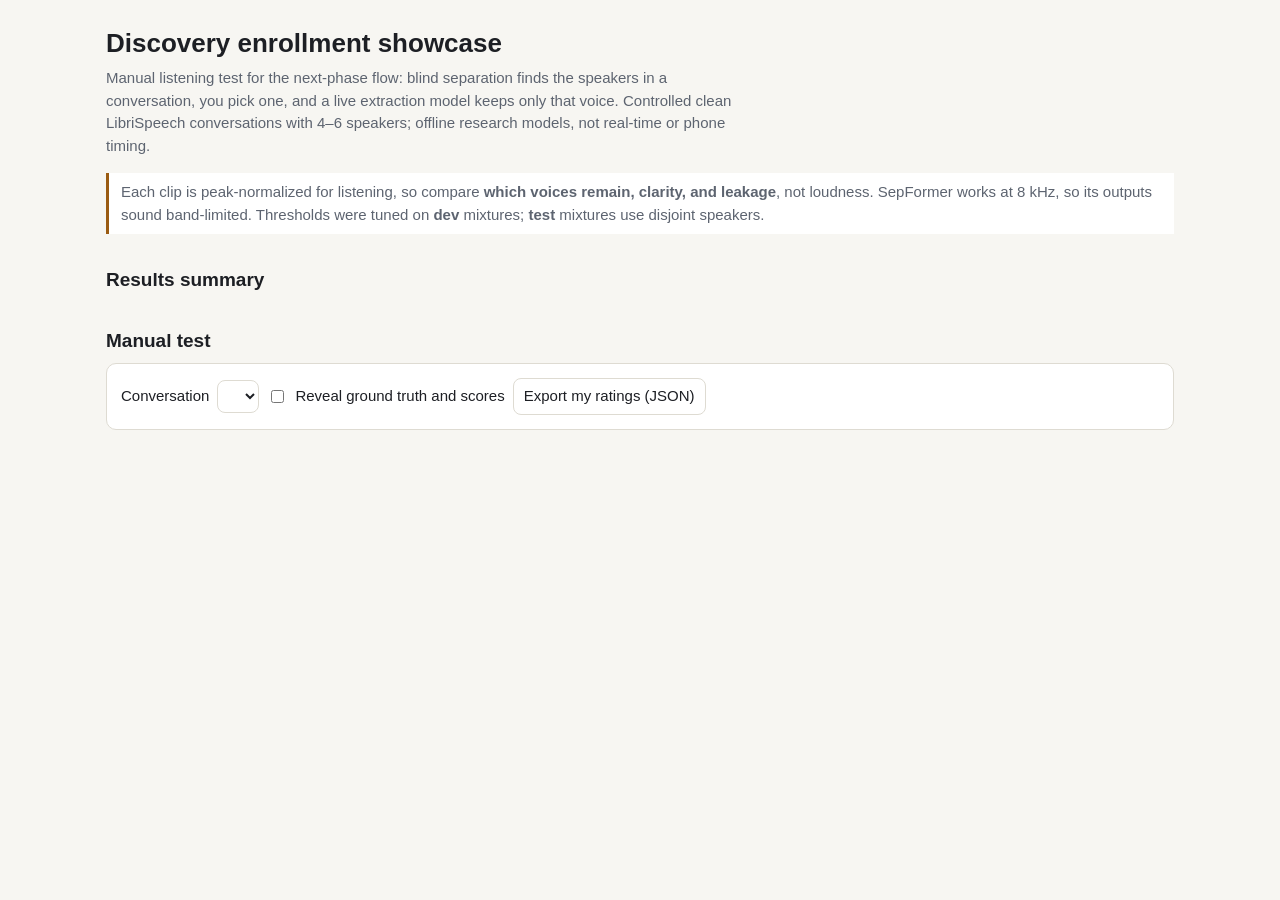
<file: evaluation/discovery_showcase_template.html>
<!doctype html>
<html lang="en">
<head>
<meta charset="utf-8">
<meta name="viewport" content="width=device-width, initial-scale=1">
<title>Discovery Enrollment Showcase</title>
<style>
:root {
  --bg: #f7f6f2; --panel: #ffffff; --ink: #1d1f24; --muted: #5d6470; --line: #dedbd2;
  --accent: #2f6f5e; --accent-ink: #ffffff; --warn: #9a5b12; --bad: #a33a2b; --good: #2f6f3e;
  --chip: #eceae3;
}
@media (prefers-color-scheme: dark) {
  :root:not([data-theme="light"]) {
    --bg: #15171b; --panel: #1e2126; --ink: #e8e6e1; --muted: #a2a8b3; --line: #34383f;
    --accent: #6cbfa6; --accent-ink: #0f1513; --warn: #e2a85a; --bad: #ef8a7a; --good: #8fd19e;
    --chip: #2a2e35;
  }
}
* { box-sizing: border-box; }
body { margin: 0; background: var(--bg); color: var(--ink);
  font: 15px/1.5 -apple-system, BlinkMacSystemFont, "Segoe UI", sans-serif; }
main { max-width: 1100px; margin: 0 auto; padding: 24px 16px 64px; }
h1 { font-size: 26px; margin: 0 0 4px; }
h2 { font-size: 19px; margin: 32px 0 8px; }
h3 { font-size: 15px; margin: 0 0 6px; }
p.lead { color: var(--muted); margin: 0 0 16px; max-width: 75ch; }
.note { border-left: 3px solid var(--warn); padding: 8px 12px; background: var(--panel); color: var(--muted); }
.panel { background: var(--panel); border: 1px solid var(--line); border-radius: 10px; padding: 14px; }
.grid { display: grid; gap: 12px; grid-template-columns: repeat(auto-fill, minmax(250px, 1fr)); }
.row { display: flex; flex-wrap: wrap; gap: 8px; align-items: center; }
.step { display: inline-block; background: var(--accent); color: var(--accent-ink); border-radius: 999px;
  width: 24px; height: 24px; text-align: center; font-weight: 700; margin-right: 6px; }
audio { width: 100%; margin: 6px 0; }
button, select { font: inherit; border-radius: 8px; border: 1px solid var(--line); background: var(--panel);
  color: var(--ink); padding: 6px 10px; cursor: pointer; }
button.primary { background: var(--accent); color: var(--accent-ink); border-color: var(--accent); }
button.chosen { outline: 2px solid var(--accent); }
.chip { display: inline-block; background: var(--chip); border-radius: 6px; padding: 1px 7px; font-size: 13px; }
.truth { display: none; font-size: 13px; color: var(--muted); }
body.reveal .truth { display: block; }
.good { color: var(--good); } .bad { color: var(--bad); }
.table-wrap { overflow-x: auto; }
table { border-collapse: collapse; width: 100%; font-size: 13.5px; font-variant-numeric: tabular-nums; }
th, td { text-align: right; padding: 5px 8px; border-bottom: 1px solid var(--line); white-space: nowrap; }
th:first-child, td:first-child, th.l, td.l { text-align: left; }
.rating { display: flex; gap: 4px; align-items: center; font-size: 13px; color: var(--muted); margin-top: 4px; }
.rating button { padding: 1px 7px; font-size: 13px; }
.rating button.on { background: var(--accent); color: var(--accent-ink); }
.timeline { display: grid; gap: 2px; font-size: 11px; }
.timeline .cell { height: 14px; border-radius: 2px; background: var(--chip); }
.timeline .on { background: var(--muted); }
.timeline .target { background: var(--accent); }
.tabs button { border-radius: 8px 8px 0 0; }
</style>
</head>
<body>
<main>
  <h1>Discovery enrollment showcase</h1>
  <p class="lead">Manual listening test for the next-phase flow: blind separation finds the speakers in a conversation, you pick one, and a live extraction model keeps only that voice. Controlled clean LibriSpeech conversations with 4–6 speakers; offline research models, not real-time or phone timing.</p>
  <div class="note">Each clip is peak-normalized for listening, so compare <b>which voices remain, clarity, and leakage</b>, not loudness. SepFormer works at 8 kHz, so its outputs sound band-limited. Thresholds were tuned on <b>dev</b> mixtures; <b>test</b> mixtures use disjoint speakers.</div>

  <h2>Results summary</h2>
  <div id="summary"></div>

  <h2>Manual test</h2>
  <div class="panel">
    <div class="row">
      <label for="mixture">Conversation</label>
      <select id="mixture"></select>
      <label class="row"><input type="checkbox" id="reveal"> Reveal ground truth and scores</label>
      <button id="export">Export my ratings (JSON)</button>
    </div>
  </div>
  <div id="test"></div>
</main>
<script>
const DATA = /*__DATA__*/null;
const MODEL_NAMES = {speakerbeam_ss: "SpeakerBeam-SS", sepformer_selector: "SepFormer selector", sepformer_competitive: "SepFormer competitive"};
const RATINGS_KEY = "discovery-showcase-ratings-v1";
let ratings = {};
try { ratings = JSON.parse(localStorage.getItem(RATINGS_KEY) || "{}"); } catch (e) { ratings = {}; }
const fmt = (v, d = 1) => v === null || v === undefined || Number.isNaN(v) ? "–" : Number(v).toFixed(d);
const el = (tag, attrs = {}, html) => { const n = document.createElement(tag); Object.assign(n, attrs); if (html !== undefined) n.innerHTML = html; return n; };

function table(headers, rows) {
  const head = headers.map(h => `<th class="${h.l ? "l" : ""}">${h.t}</th>`).join("");
  const body = rows.map(r => `<tr>${r.map((c, i) => `<td class="${headers[i].l ? "l" : ""}">${c}</td>`).join("")}</tr>`).join("");
  return `<div class="table-wrap"><table><thead><tr>${head}</tr></thead><tbody>${body}</tbody></table></div>`;
}

function renderSummary() {
  const s = DATA.summary, cfg = DATA.config, box = document.getElementById("summary");
  const d = cfg.discovery_tuning, lt = cfg.live_tuning;
  const thr = (m, k) => lt[m][k].chosen.threshold;
  box.innerHTML = `
  <div class="panel"><h3>Discovery: are the right speakers found?</h3>
  <p class="lead">Buffer = rounds of turns heard before choosing (each round gives every speaker ~2.5 s of solo speech). Clustering thresholds from dev: ECAPA distance ${d.ecapa.chosen.distance_threshold} (min ${d.ecapa.chosen.min_windows} windows), Resemblyzer ${d.resemblyzer.chosen.distance_threshold} (min ${d.resemblyzer.chosen.min_windows}).</p>
  ${table([{t:"Split",l:1},{t:"Encoder",l:1},{t:"Buffer"},{t:"Exact mixtures"},{t:"Speakers found"},{t:"Missed"},{t:"Split"},{t:"Merged"},{t:"Extra tracks"}],
    s.discovery.map(r => [r.split, r.encoder, `${r.buffer_rounds} round${r.buffer_rounds>1?"s":""}`, `${r.exact}/${r.mixtures}`, `${r.found}/${r.speakers}`, r.missed, r.splits, r.merged, r.extra]))}
  </div>
  <div class="panel" style="margin-top:12px"><h3>Embedding fidelity: discovered track vs clean enrollment</h3>
  <p class="lead">Cosine of the discovered-track embedding to the speaker's clean enrollment ("in-mix" = clean source of the same buffer, no separation). Margin = similarity to the right speaker minus the best wrong speaker in the whole split; ≤ 0 is a confusion.</p>
  ${table([{t:"Split",l:1},{t:"Buffer"},{t:"Discovered"},{t:"ECAPA cos (disc / in-mix)"},{t:"ECAPA margin"},{t:"ECAPA confusions"},{t:"Resemblyzer cos (disc / in-mix)"},{t:"Resemblyzer margin"},{t:"Resemblyzer confusions"}],
    s.fidelity.map(r => [r.split, r.buffer_rounds, `${r.discovered}/${r.speakers}`, `${fmt(r.ecapa_cos_disc,2)} / ${fmt(r.ecapa_cos_inmix,2)}`, fmt(r.ecapa_margin_split,2), r.ecapa_confusions, `${fmt(r.resemblyzer_cos_disc,2)} / ${fmt(r.resemblyzer_cos_inmix,2)}`, fmt(r.resemblyzer_margin_split,2), r.resemblyzer_confusions]))}
  </div>
  <div class="panel" style="margin-top:12px"><h3>Live extraction on a separate stretch of the conversation</h3>
  <p class="lead">SI-SDRi over the whole live section (dB, median and p10); "+1/+2/+3" score only spans where the target talks with that many others; "Alone" is the output SI-SDR while the target talks alone (target preservation; the input is already clean there). "Absent suppression" = how much more the output drops when the target is silent than the input does. Thresholds tuned on dev per enrollment type: selector ${thr("sepformer_selector","clean")} (clean) / ${thr("sepformer_selector","discovered")} (discovered); competitive floor ${thr("sepformer_competitive","clean")} / ${thr("sepformer_competitive","discovered")}. The competitive selector keeps a stream only when the chosen speaker is its closest known speaker (all discovered speakers, or all enrolled ones).</p>
  ${table([{t:"Split",l:1},{t:"Live model",l:1},{t:"Enrollment",l:1},{t:"Runs"},{t:"Median SI-SDRi"},{t:"p10"},{t:"Drop vs clean"},{t:"Alone (SI-SDR)"},{t:"+1"},{t:"+2"},{t:"+3"},{t:"Absent suppression"}],
    s.live.map(r => [r.split, MODEL_NAMES[r.model], r.enrollment, r.runs, fmt(r.median_si_sdri), fmt(r.p10_si_sdri), fmt(r.median_drop_vs_clean), fmt(r.median_alone_si_sdr), fmt(r.by_overlap.target_plus_1), fmt(r.by_overlap.target_plus_2), fmt(r.by_overlap.target_plus_3), fmt(r.median_absent_suppression)]))}
  </div>`;
}

function ratingWidget(key, label) {
  const wrap = el("div", {className: "rating"}, `<span>${label}</span>`);
  for (let v = 1; v <= 5; v++) {
    const b = el("button", {type: "button", textContent: v});
    if (ratings[key] === v) b.classList.add("on");
    b.onclick = () => { ratings[key] = v; try { localStorage.setItem(RATINGS_KEY, JSON.stringify(ratings)); } catch (e) {}
      wrap.querySelectorAll("button").forEach(x => x.classList.toggle("on", Number(x.textContent) === v)); };
    wrap.appendChild(b);
  }
  return wrap;
}

function audioCard(title, src, truthHtml, rateKeys) {
  const card = el("div", {className: "panel"}, `<h3>${title}</h3>`);
  card.appendChild(el("audio", {controls: true, preload: "none", src}));
  if (truthHtml) card.appendChild(el("div", {className: "truth"}, truthHtml));
  (rateKeys || []).forEach(([k, l]) => card.appendChild(ratingWidget(k, l)));
  return card;
}

function timeline(m, target) {
  const segs = m.live_segments, cols = segs.length;
  const box = el("div", {className: "timeline truth"});
  box.style.gridTemplateColumns = `90px repeat(${cols}, 1fr)`;
  m.speakers.forEach(s => {
    box.appendChild(el("div", {}, `${s}${s === target ? " ◀" : ""}`));
    segs.forEach(seg => {
      const on = seg.active_speaker_ids.includes(s);
      box.appendChild(el("div", {className: `cell ${on ? (s === target ? "target" : "on") : ""}`, title: seg.label}));
    });
  });
  return box;
}

function scoreLine(r) {
  if (!r) return "";
  const o = r.si_sdri_by_overlap_db;
  const cls = r.overall_si_sdri_db > 0 ? "good" : "bad";
  return `Target ${r.target}: SI-SDRi <b class="${cls}">${fmt(r.overall_si_sdri_db)} dB</b> · alone SI-SDR ${fmt(r.target_alone_si_sdr_db)} · +1 ${fmt(o.target_plus_1)} · +2 ${fmt(o.target_plus_2)} · +3 ${fmt(o.target_plus_3)} · absent suppression ${fmt(r.absent_suppression_db)} dB`;
}

function renderMixture(m) {
  const box = document.getElementById("test");
  box.innerHTML = "";
  const id = m.id;
  const s1 = el("div", {}, `<h2><span class="step">1</span>Listen to the conversation</h2>`);
  const g1 = el("div", {className: "grid"});
  g1.appendChild(audioCard(`Discovery buffer (${fmt(m.discovery_seconds, 0)} s)`, m.discovery_mix,
    `${m.speakers.length} true speakers: ${m.speakers.join(", ")}. ${m.split === "dev" ? "Dev mixture (used for tuning)." : "Test mixture (held out)."}`));
  g1.appendChild(audioCard(`Live input (${fmt(m.live_seconds, 0)} s, later in the conversation)`, m.live_mix, ""));
  s1.appendChild(g1);
  box.appendChild(s1);

  const s2 = el("div", {}, `<h2><span class="step">2</span>Discovered speakers</h2><p class="lead">Each track should hold one person. Rate how clean each one sounds before revealing who it is. Pick one from the ECAPA discovery to continue; Resemblyzer discovery is shown for comparison.</p>`);
  const tabs = el("div", {className: "row tabs"});
  const panes = {};
  ["ecapa", "resemblyzer"].forEach((enc, i) => {
    const b = el("button", {type: "button", textContent: enc === "ecapa" ? "ECAPA clustering (used for live)" : "Resemblyzer clustering"});
    const pane = el("div", {className: "grid"});
    pane.style.display = i === 0 ? "" : "none";
    panes[enc] = pane;
    b.onclick = () => Object.entries(panes).forEach(([k, p]) => p.style.display = k === enc ? "" : "none");
    tabs.appendChild(b);
    m.discovery[enc].forEach(c => {
      const n = c.cluster + 1;
      const shares = Object.entries(c.share_by_speaker).sort((a, b) => b[1] - a[1]).filter(x => x[1] >= 0.05)
        .map(([s, v]) => `${s} ${Math.round(v * 100)}%`).join(", ");
      const card = audioCard(`Discovered speaker ${n}`, c.audio,
        `Mostly <b>${c.dominant_speaker}</b> (purity ${Math.round(c.purity * 100)}%${c.purity < 0.8 ? ", <span class='bad'>merged</span>" : ""}); ${shares}; ${c.windows} windows.`,
        [[`${id}|disc|${enc}|${n}|clean`, "One clean voice?"]]);
      if (enc === "ecapa") {
        const enroll = m.enrollments[c.dominant_speaker];
        card.appendChild(el("div", {className: "truth"}, `Clean enrollment of ${c.dominant_speaker}: <audio controls preload="none" src="${enroll}"></audio>`));
        const pick = el("button", {type: "button", className: "primary", textContent: "Choose this speaker"});
        pick.onclick = () => { box.querySelectorAll("button.chosen").forEach(x => x.classList.remove("chosen")); pick.classList.add("chosen"); renderLive(m, c, s3); s3.scrollIntoView({behavior: "smooth"}); };
        card.appendChild(pick);
      }
      pane.appendChild(card);
    });
  });
  s2.appendChild(tabs);
  Object.values(panes).forEach(p => s2.appendChild(p));
  box.appendChild(s2);
  const s3 = el("div", {}, `<h2><span class="step">3</span>Live extraction of your chosen speaker</h2><p class="lead">Choose a discovered speaker above.</p>`);
  box.appendChild(s3);
}

function renderLive(m, cluster, s3) {
  const n = cluster.cluster + 1, target = cluster.dominant_speaker, id = m.id;
  const disc = m.live[`cluster:${n}`] || {}, clean = m.live[`clean:${target}`] || {};
  s3.innerHTML = `<h2><span class="step">3</span>Live extraction of discovered speaker ${n}</h2>
    <p class="lead">Both live models get only the embedding of the track you picked. Rate how clear your speaker is and how much of everyone else remains (5 = none).</p>`;
  s3.appendChild(timeline(m, target));
  const g = el("div", {className: "grid"});
  for (const model of Object.keys(MODEL_NAMES)) {
    if (disc[model]) g.appendChild(audioCard(`${MODEL_NAMES[model]} · discovered enrollment`, disc[model].audio, scoreLine(disc[model]),
      [[`${id}|live|${model}|cluster${n}|clarity`, "Target clarity"], [`${id}|live|${model}|cluster${n}|leakage`, "No leakage"]]));
  }
  s3.appendChild(g);
  const cmp = el("div", {className: "truth"}, `<h3 style="margin-top:14px">Comparison: same speaker (${target}) with a clean enrollment recording, and the ideal output</h3>`);
  const g2 = el("div", {className: "grid"});
  for (const model of Object.keys(MODEL_NAMES)) {
    if (clean[model]) g2.appendChild(audioCard(`${MODEL_NAMES[model]} · clean enrollment`, clean[model].audio, scoreLine(clean[model]),
      [[`${id}|live|${model}|clean-${target}|clarity`, "Target clarity"], [`${id}|live|${model}|clean-${target}|leakage`, "No leakage"]]));
  }
  g2.appendChild(audioCard(`Ideal: clean ${target} only`, m.references[target], ""));
  cmp.appendChild(g2);
  s3.appendChild(cmp);
}

function init() {
  renderSummary();
  const select = document.getElementById("mixture");
  DATA.mixtures.forEach((m, i) => select.appendChild(el("option", {value: i, textContent: `${m.split} · conversation ${i + 1} (${m.split === "test" ? "held out" : "tuning"})`})));
  select.onchange = () => renderMixture(DATA.mixtures[select.value]);
  const testIndex = DATA.mixtures.findIndex(m => m.split === "test");
  select.value = testIndex >= 0 ? testIndex : 0;
  renderMixture(DATA.mixtures[select.value]);
  document.getElementById("reveal").onchange = e => document.body.classList.toggle("reveal", e.target.checked);
  document.getElementById("export").onclick = () => {
    const blob = new Blob([JSON.stringify({exported: new Date().toISOString(), ratings}, null, 2)], {type: "application/json"});
    const a = el("a", {href: URL.createObjectURL(blob), download: "discovery_listening_ratings.json"});
    document.body.appendChild(a); a.click(); a.remove();
  };
}
init();
</script>
</body>
</html>
</file>
